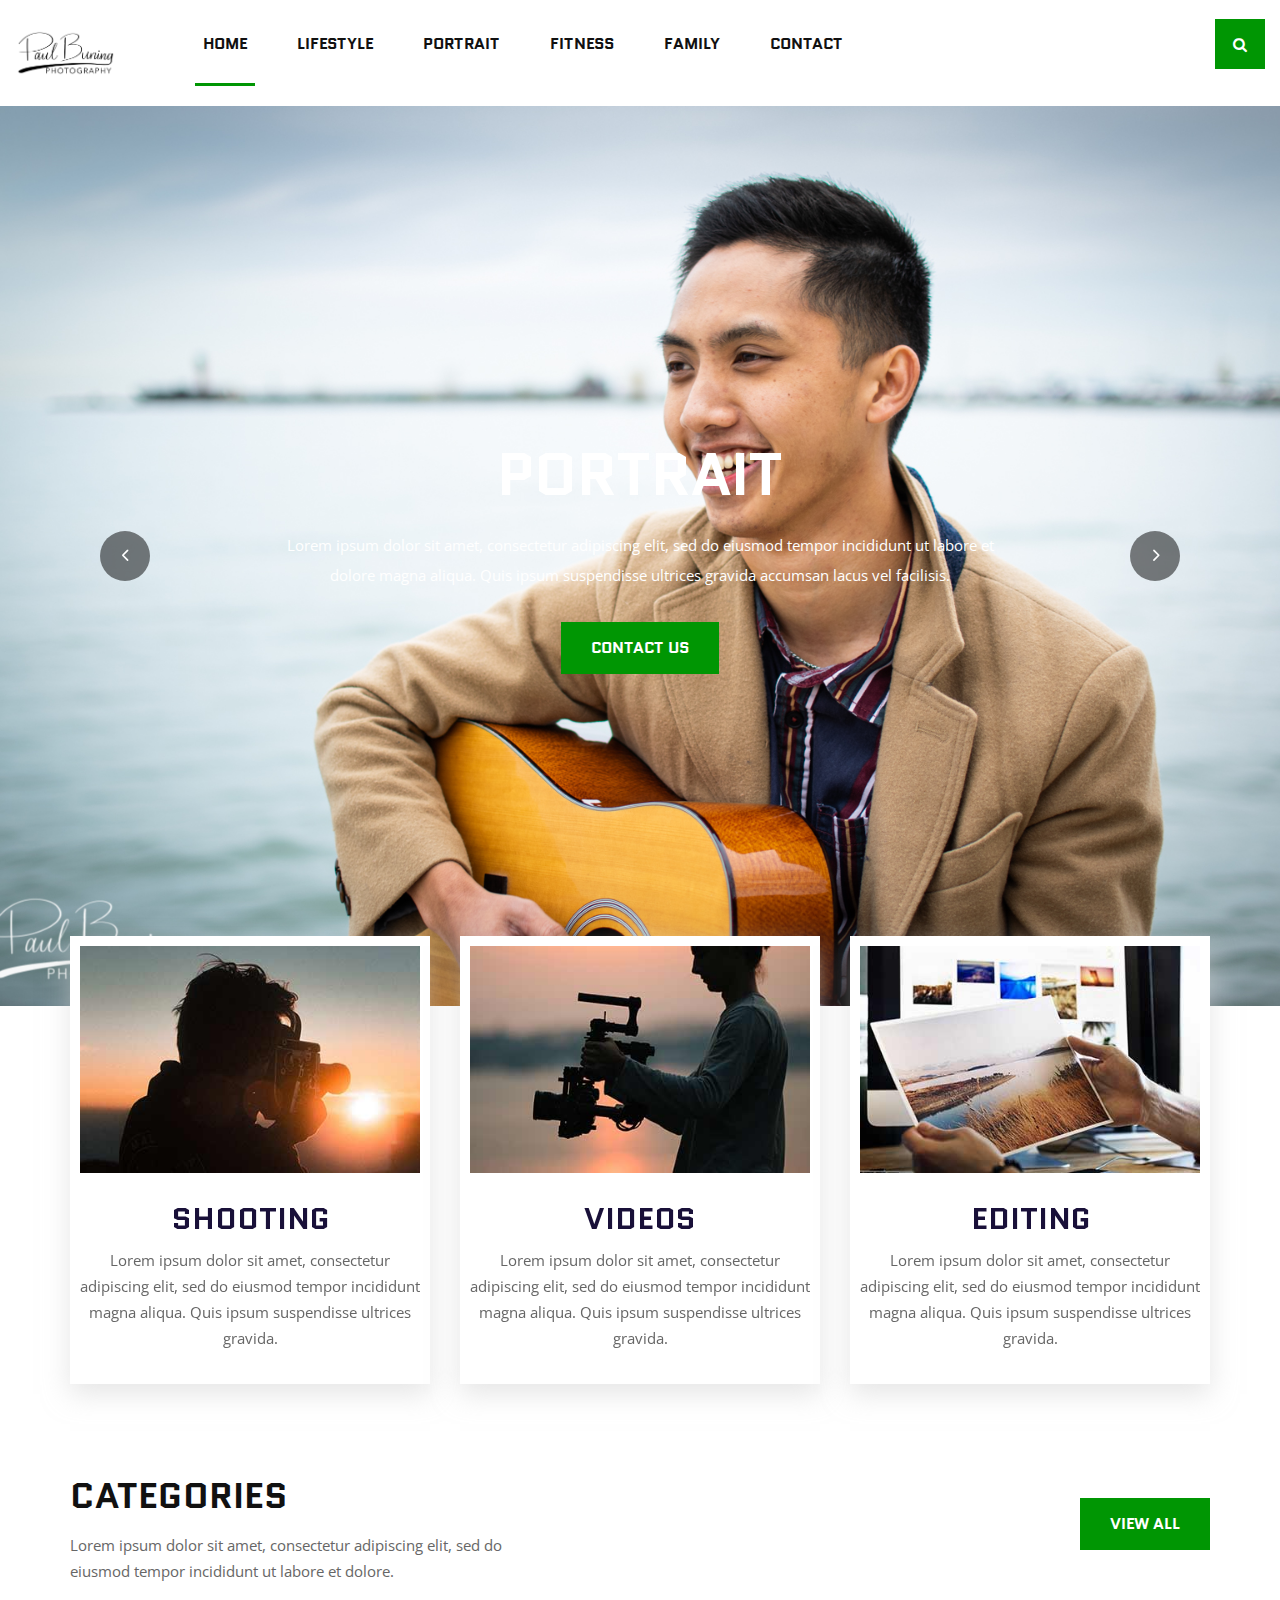
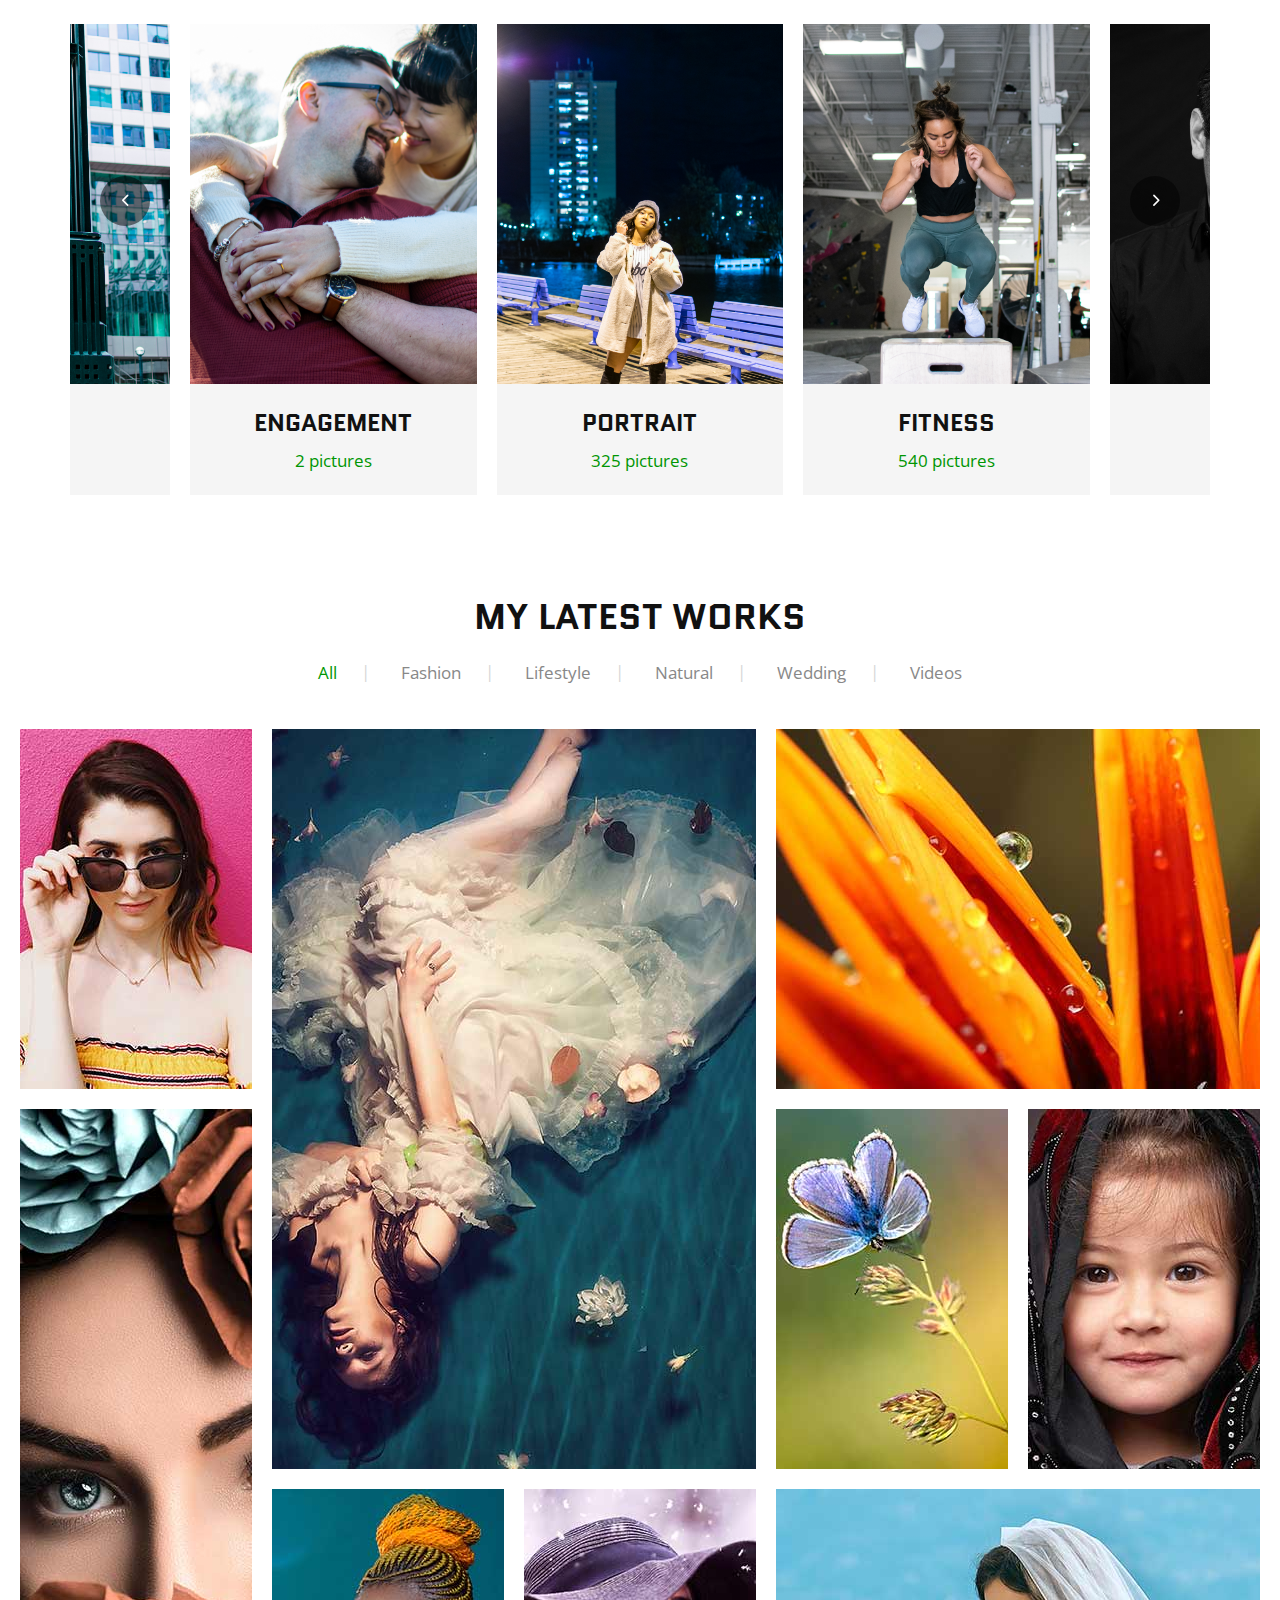
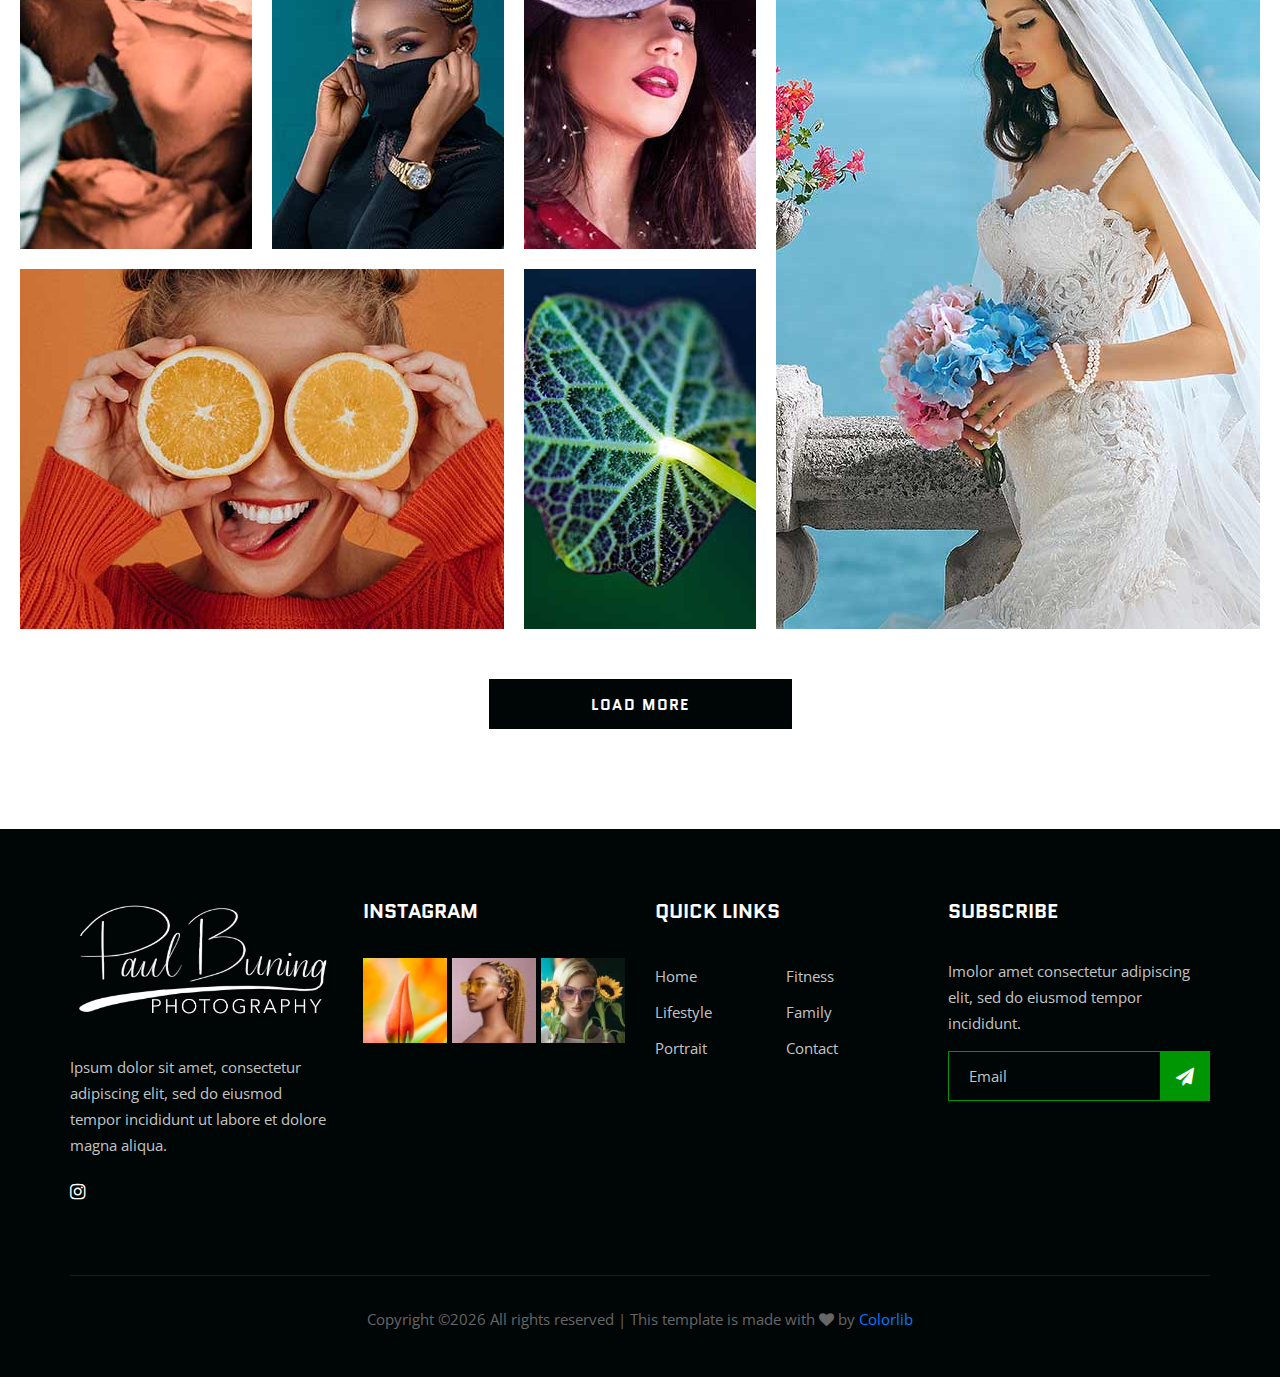
<file: index.html>
<!DOCTYPE html>
<html lang="zxx">

<head>
    <meta charset="UTF-8">
    <meta name="description" content="Phozogy Template">
    <meta name="keywords" content="Phozogy, unica, creative, html">
    <meta name="viewport" content="width=device-width, initial-scale=1.0">
    <meta http-equiv="X-UA-Compatible" content="ie=edge">
    <title>Paul Buning Photography</title>

    <!-- Google Font -->
    <link href="https://fonts.googleapis.com/css?family=Quantico:400,700&display=swap" rel="stylesheet">
    <link href="https://fonts.googleapis.com/css?family=Open+Sans:400,600,700&display=swap" rel="stylesheet">

    <!-- Css Styles -->
    <link rel="stylesheet" href="css/bootstrap.min.css" type="text/css">
    <link rel="stylesheet" href="css/font-awesome.min.css" type="text/css">
    <link rel="stylesheet" href="css/elegant-icons.css" type="text/css">
    <link rel="stylesheet" href="css/owl.carousel.min.css" type="text/css">
    <link rel="stylesheet" href="css/magnific-popup.css" type="text/css">
    <link rel="stylesheet" href="css/slicknav.min.css" type="text/css">
    <link rel="stylesheet" href="css/style.css" type="text/css">
</head>

<body>
    <!-- Page Preloder -->
    <div id="preloder">
        <div class="loader"></div>
    </div>

    <!-- Header Section Begin -->
    <header class="header-section">
        <div class="container-fluid">
            <div class="row">
                <div class="col-lg-12">
                    <div class="logo">
                        <a href="./index.html">
                            <img src="img/logoBlack.png" alt="" >
                        </a>
                    </div>
                    <nav class="nav-menu mobile-menu">
                        <ul>
                            <li class="active"><a href="./index.html">Home</a></li>
                            <li><a href="#">Lifestyle</a></li>
                            <li><a href="#">Portrait</a>
                                <ul class="dropdown">
                                    <li><a href="./gallery.html">Studio</a></li>
                                    <li><a href="./portfolio-details.html">Environmental</a></li>
                                </ul>
                            </li>
                            <li><a href="#">Fitness</a>
                                <ul class="dropdown">
                                    <li><a href="./gallery.html">Climbing</a></li>
                                    <li><a href="./portfolio-details.html">Exercise</a></li>
                                </ul>
                            </li>
                            <li><a href="#">Family</a>
                                <ul class="dropdown">
                                    <li><a href="./gallery.html">Couples</a></li>
                                    <li><a href="./portfolio-details.html">Engagement</a></li>
                                </ul>
                            </li>
                            <!--
                            <li><a href="./about.html">About</a></li>
                            <li><a href="./services.html">Services</a></li>
                            <li><a href="./pricing.html">Pricing</a></li>
                            <li><a href="./portfolio.html">Portfolio</a></li>
                            <li><a href="./blog.html">Blog</a></li>
                            <li><a href="#">Pages</a>
                                <ul class="dropdown">
                                    <li><a href="./gallery.html">Gallery</a></li>
                                    <li><a href="./portfolio-details.html">Portfolio Details</a></li>
                                    <li><a href="./blog-details.html">Blog Details</a></li>
                                </ul>
                            </li>-->
                            <li><a href="./contact.html">Contact</a></li>
                        </ul>
                    </nav>
                    <div class="top-search search-switch">
                        <i class="fa fa-search"></i>
                    </div>
                    <div id="mobile-menu-wrap"></div>
                </div>
            </div>
        </div>
    </header>
    <!-- Header End -->

    <!-- Hero Section Begin -->
    <section class="hero-section">
        <div class="hs-slider owl-carousel">
            <div class="hs-item set-bg" data-setbg="img/PortraitEnvironmental3.jpg">
                <div class="container">
                    <div class="row">
                        <div class="col-lg-12">
                            <div class="hs-text">
                                <h2>Portrait</h2>
                                <p>Lorem ipsum dolor sit amet, consectetur adipiscing elit, sed do eiusmod tempor
                                    incididunt ut labore et<br /> dolore magna aliqua. Quis ipsum suspendisse ultrices
                                    gravida accumsan lacus vel facilisis.</p>
                                <a href="#" class="primary-btn">Contact us</a>
                            </div>
                        </div>
                    </div>
                </div>
            </div>
            <div class="hs-item set-bg" data-setbg="img/Lifestyle2.jpg">
                <div class="container">
                    <div class="row">
                        <div class="col-lg-12">
                            <div class="hs-text">
                                <h2>Fitness</h2>
                                <p>Lorem ipsum dolor sit amet, consectetur adipiscing elit, sed do eiusmod tempor
                                    incididunt ut labore et<br /> dolore magna aliqua. Quis ipsum suspendisse ultrices
                                    gravida accumsan lacus vel facilisis.</p>
                                <a href="#" class="primary-btn">Contact us</a>
                            </div>
                        </div>
                    </div>
                </div>
            </div>
        </div>
    </section>
    <!-- Hero Section End -->

    <!-- Services Section Begin -->
    <section class="services-section spad">
        <div class="container">
            <div class="row">
                <div class="col-lg-4 col-md-6 col-sm-6">
                    <div class="services-item">
                        <img src="img/services/service-1.jpg" alt="">
                        <h3>Shooting</h3>
                        <p>Lorem ipsum dolor sit amet, consectetur adipiscing elit, sed do eiusmod tempor incididunt
                            magna aliqua. Quis ipsum suspendisse ultrices gravida.</p>
                    </div>
                </div>
                <div class="col-lg-4 col-md-6 col-sm-6">
                    <div class="services-item">
                        <img src="img/services/service-2.jpg" alt="">
                        <h3>Videos</h3>
                        <p>Lorem ipsum dolor sit amet, consectetur adipiscing elit, sed do eiusmod tempor incididunt
                            magna aliqua. Quis ipsum suspendisse ultrices gravida.</p>
                    </div>
                </div>
                <div class="col-lg-4 col-md-6 col-sm-6">
                    <div class="services-item">
                        <img src="img/services/service-3.jpg" alt="">
                        <h3>Editing</h3>
                        <p>Lorem ipsum dolor sit amet, consectetur adipiscing elit, sed do eiusmod tempor incididunt
                            magna aliqua. Quis ipsum suspendisse ultrices gravida.</p>
                    </div>
                </div>
            </div>
        </div>
    </section>
    <!-- Services Section End -->

    <!-- Categories Section Begin -->
    <section class="categories-section">
        <div class="container">
            <div class="row">
                <div class="col-lg-6 col-md-6">
                    <div class="section-title">
                        <h2>Categories</h2>
                        <p>Lorem ipsum dolor sit amet, consectetur adipiscing elit, sed do<br /> eiusmod tempor
                            incididunt ut labore et dolore.</p>
                    </div>
                </div>
                <div class="col-lg-6 col-md-6">
                    <div class="right-btn"><a href="#" class="primary-btn">VIew all</a></div>
                </div>
            </div>
            <div class="categories-slider owl-carousel">
                <div class="cs-item">
                    <div class="cs-pic set-bg" data-setbg="img/categories/CouplesEngagement1.jpg"></div>
                    <div class="cs-text">
                        <h4>Engagement</h4>
                        <span>2 pictures</span>
                    </div>
                </div>
                <div class="cs-item">
                    <div class="cs-pic set-bg" data-setbg="img/PortraitEnvironmental1.jpg"></div>
                    <div class="cs-text">
                        <h4>Portrait</h4>
                        <span>325 pictures</span>
                    </div>
                </div>
                <div class="cs-item">
                    <div class="cs-pic set-bg" data-setbg="img/FitnessExercise1.jpg"></div>
                    <div class="cs-text">
                        <h4>Fitness</h4>
                        <span>540 pictures</span>
                    </div>
                </div>
                <div class="cs-item">
                    <div class="cs-pic set-bg" data-setbg="img/PortraitStudio1.jpg"></div>
                    <div class="cs-text">
                        <h4>Studio</h4>
                        <span>120 pictures</span>
                    </div>
                </div>
                <div class="cs-item">
                    <div class="cs-pic set-bg" data-setbg="img/Lifestyle1.jpg"></div>
                    <div class="cs-text">
                        <h4>Lifestyle</h4>
                        <span>120 pictures</span>
                    </div>
                </div>
            </div>
        </div>
    </section>
    <!-- Categories Section End -->

    <!-- Portfolio Section Begin -->
    <section class="portfolio-section spad">
        <div class="container">
            <div class="row">
                <div class="col-lg-12">
                    <div class="section-title">
                        <h2>My latest works</h2>
                    </div>
                    <div class="filter-controls">
                        <ul>
                            <li class="active" data-filter="*">All</li>
                            <li data-filter=".fashion">Fashion</li>
                            <li data-filter=".lifestyle">Lifestyle</li>
                            <li data-filter=".natural">Natural</li>
                            <li data-filter=".wedding">Wedding</li>
                            <li data-filter=".videos">Videos</li>
                        </ul>
                    </div>
                </div>
            </div>
        </div>
        <div class="container-fluid">
            <div class="row">
                <div class="col-lg-12 p-0">
                    <div class="portfolio-filter">
                        <div class="pf-item set-bg fashion" data-setbg="img/portfolio/pf-1.jpg">
                            <a href="img/portfolio/pf-1.jpg" class="pf-icon image-popup"><span class="icon_plus"></span></a>
                            <div class="pf-text">
                                <h4>COLORS SPEAK</h4>
                                <span>Fashion</span>
                            </div>
                        </div>
                        <div class="pf-item large-width large-height set-bg lifestyle"
                            data-setbg="img/portfolio/pf-2.jpg">
                            <a href="img/portfolio/pf-2.jpg" class="pf-icon image-popup"><span class="icon_plus"></span></a>
                            <div class="pf-text">
                                <h4>COLORS SPEAK</h4>
                                <span>Fashion</span>
                            </div>
                        </div>
                        <div class="pf-item large-width set-bg natural" data-setbg="img/portfolio/pf-3.jpg">
                            <a href="img/portfolio/pf-3.jpg" class="pf-icon image-popup"><span class="icon_plus"></span></a>
                            <div class="pf-text">
                                <h4>COLORS SPEAK</h4>
                                <span>Fashion</span>
                            </div>
                        </div>
                        <div class="pf-item large-height set-bg wedding" data-setbg="img/portfolio/pf-4.jpg">
                            <a href="img/portfolio/pf-4.jpg" class="pf-icon image-popup"><span class="icon_plus"></span></a>
                            <div class="pf-text">
                                <h4>COLORS SPEAK</h4>
                                <span>Fashion</span>
                            </div>
                        </div>
                        <div class="pf-item set-bg lifestyle" data-setbg="img/portfolio/pf-7.jpg">
                            <a href="img/portfolio/pf-7.jpg" class="pf-icon image-popup"><span class="icon_plus"></span></a>
                            <div class="pf-text">
                                <h4>COLORS SPEAK</h4>
                                <span>Fashion</span>
                            </div>
                        </div>
                        <div class="pf-item set-bg natural" data-setbg="img/portfolio/pf-8.jpg">
                            <a href="img/portfolio/pf-8.jpg" class="pf-icon image-popup"><span class="icon_plus"></span></a>
                            <div class="pf-text">
                                <h4>COLORS SPEAK</h4>
                                <span>Fashion</span>
                            </div>
                        </div>
                        <div class="pf-item set-bg videos" data-setbg="img/portfolio/pf-5.jpg">
                            <a href="img/portfolio/pf-5.jpg" class="pf-icon image-popup"><span class="icon_plus"></span></a>
                            <div class="pf-text">
                                <h4>COLORS SPEAK</h4>
                                <span>Fashion</span>
                            </div>
                        </div>
                        <div class="pf-item set-bg fashion" data-setbg="img/portfolio/pf-6.jpg">
                            <a href="img/portfolio/pf-6.jpg" class="pf-icon image-popup"><span class="icon_plus"></span></a>
                            <div class="pf-text">
                                <h4>COLORS SPEAK</h4>
                                <span>Fashion</span>
                            </div>
                        </div>
                        <div class="pf-item large-width set-bg videos" data-setbg="img/portfolio/pf-10.jpg">
                            <a href="img/portfolio/pf-10.jpg" class="pf-icon image-popup"><span class="icon_plus"></span></a>
                            <div class="pf-text">
                                <h4>COLORS SPEAK</h4>
                                <span>Fashion</span>
                            </div>
                        </div>
                        <div class="pf-item set-bg fashion" data-setbg="img/portfolio/pf-11.jpg">
                            <a href="img/portfolio/pf-11.jpg" class="pf-icon image-popup"><span class="icon_plus"></span></a>
                            <div class="pf-text">
                                <h4>COLORS SPEAK</h4>
                                <span>Fashion</span>
                            </div>
                        </div>
                        <div class="pf-item large-width large-height set-bg wedding"
                            data-setbg="img/portfolio/pf-9.jpg">
                            <a href="img/portfolio/pf-9.jpg" class="pf-icon image-popup"><span class="icon_plus"></span></a>
                            <div class="pf-text">
                                <h4>COLORS SPEAK</h4>
                                <span>Fashion</span>
                            </div>
                        </div>
                    </div>
                </div>
            </div>
        </div>
        <div class="load-more-btn">
            <a href="#">Load More</a>
        </div>
    </section>
    <!-- Portfolio Section End -->

    <!-- Footer Section Begin -->
    <footer class="footer-section">
        <div class="container">
            <div class="row">
                <div class="col-lg-3 col-md-6 col-sm-6">
                    <div class="fs-about">
                        <div class="fa-logo">
                            <a href="#">
                                <img src="img/logoWhite.png" alt="">
                            </a>
                        </div>
                        <p>Ipsum dolor sit amet, consectetur adipiscing elit, sed do eiusmod tempor incididunt ut labore
                            et dolore magna aliqua.</p>
                        <div class="fa-social">
                            <a href="#"><i class="fa fa-instagram"></i></a>
                        </div>
                    </div>
                </div>
                <div class="col-lg-3 col-md-6 col-sm-6">
                    <div class="fs-widget">
                        <h5>Instagram</h5>
                        <div class="fw-instagram">
                            <img src="img/instagram/insta-1.jpg" alt="">
                            <img src="img/instagram/insta-2.jpg" alt="">
                            <img src="img/instagram/insta-3.jpg" alt="">
                        </div>
                    </div>
                </div>
                <div class="col-lg-3 col-md-6 col-sm-6">
                    <div class="fs-widget">
                        <h5>Quick links</h5>
                        <ul>
                            <li><a href="#">Home</a></li>
                            <li><a href="#">Lifestyle</a></li>
                            <li><a href="#">Portrait</a></li>
                        </ul>
                        <ul>
                            <li><a href="#">Fitness</a></li>
                            <li><a href="#">Family</a></li>
                            <li><a href="#">Contact</a></li>
                        </ul>
                    </div>
                </div>
                <div class="col-lg-3 col-md-6 col-sm-6">
                    <div class="fs-widget">
                        <h5>Subscribe</h5>
                        <p>Imolor amet consectetur adipiscing elit, sed do eiusmod tempor incididunt.</p>
                        <div class="fw-subscribe">
                            <form action="#">
                                <input type="text" placeholder="Email">
                                <button type="submit"><i class="fa fa-send"></i></button>
                            </form>
                        </div>
                    </div>
                </div>
                <div class="col-lg-12">
                    <div class="copyright-text">
                        <p><!-- Link back to Colorlib can't be removed. Template is licensed under CC BY 3.0. -->
  Copyright &copy;<script>document.write(new Date().getFullYear());</script> All rights reserved | This template is made with <i class="fa fa-heart" aria-hidden="true"></i> by <a href="https://colorlib.com" target="_blank">Colorlib</a>
  <!-- Link back to Colorlib can't be removed. Template is licensed under CC BY 3.0. --></p>
                    </div>
                </div>
            </div>
        </div>
    </footer>
    <!-- Footer Section End -->

    <!-- Search model Begin -->
    <div class="search-model">
        <div class="h-100 d-flex align-items-center justify-content-center">
            <div class="search-close-switch">+</div>
            <form class="search-model-form">
                <input type="text" id="search-input" placeholder="Search here.....">
            </form>
        </div>
    </div>
    <!-- Search model end -->

    <!-- Js Plugins -->
    <script src="js/jquery-3.3.1.min.js"></script>
    <script src="js/bootstrap.min.js"></script>
    <script src="js/jquery.magnific-popup.min.js"></script>
    <script src="js/isotope.pkgd.min.js"></script>
    <script src="js/masonry.pkgd.min.js"></script>
    <script src="js/jquery.slicknav.js"></script>
    <script src="js/owl.carousel.min.js"></script>
    <script src="js/main.js"></script>
</body>

</html>
</file>
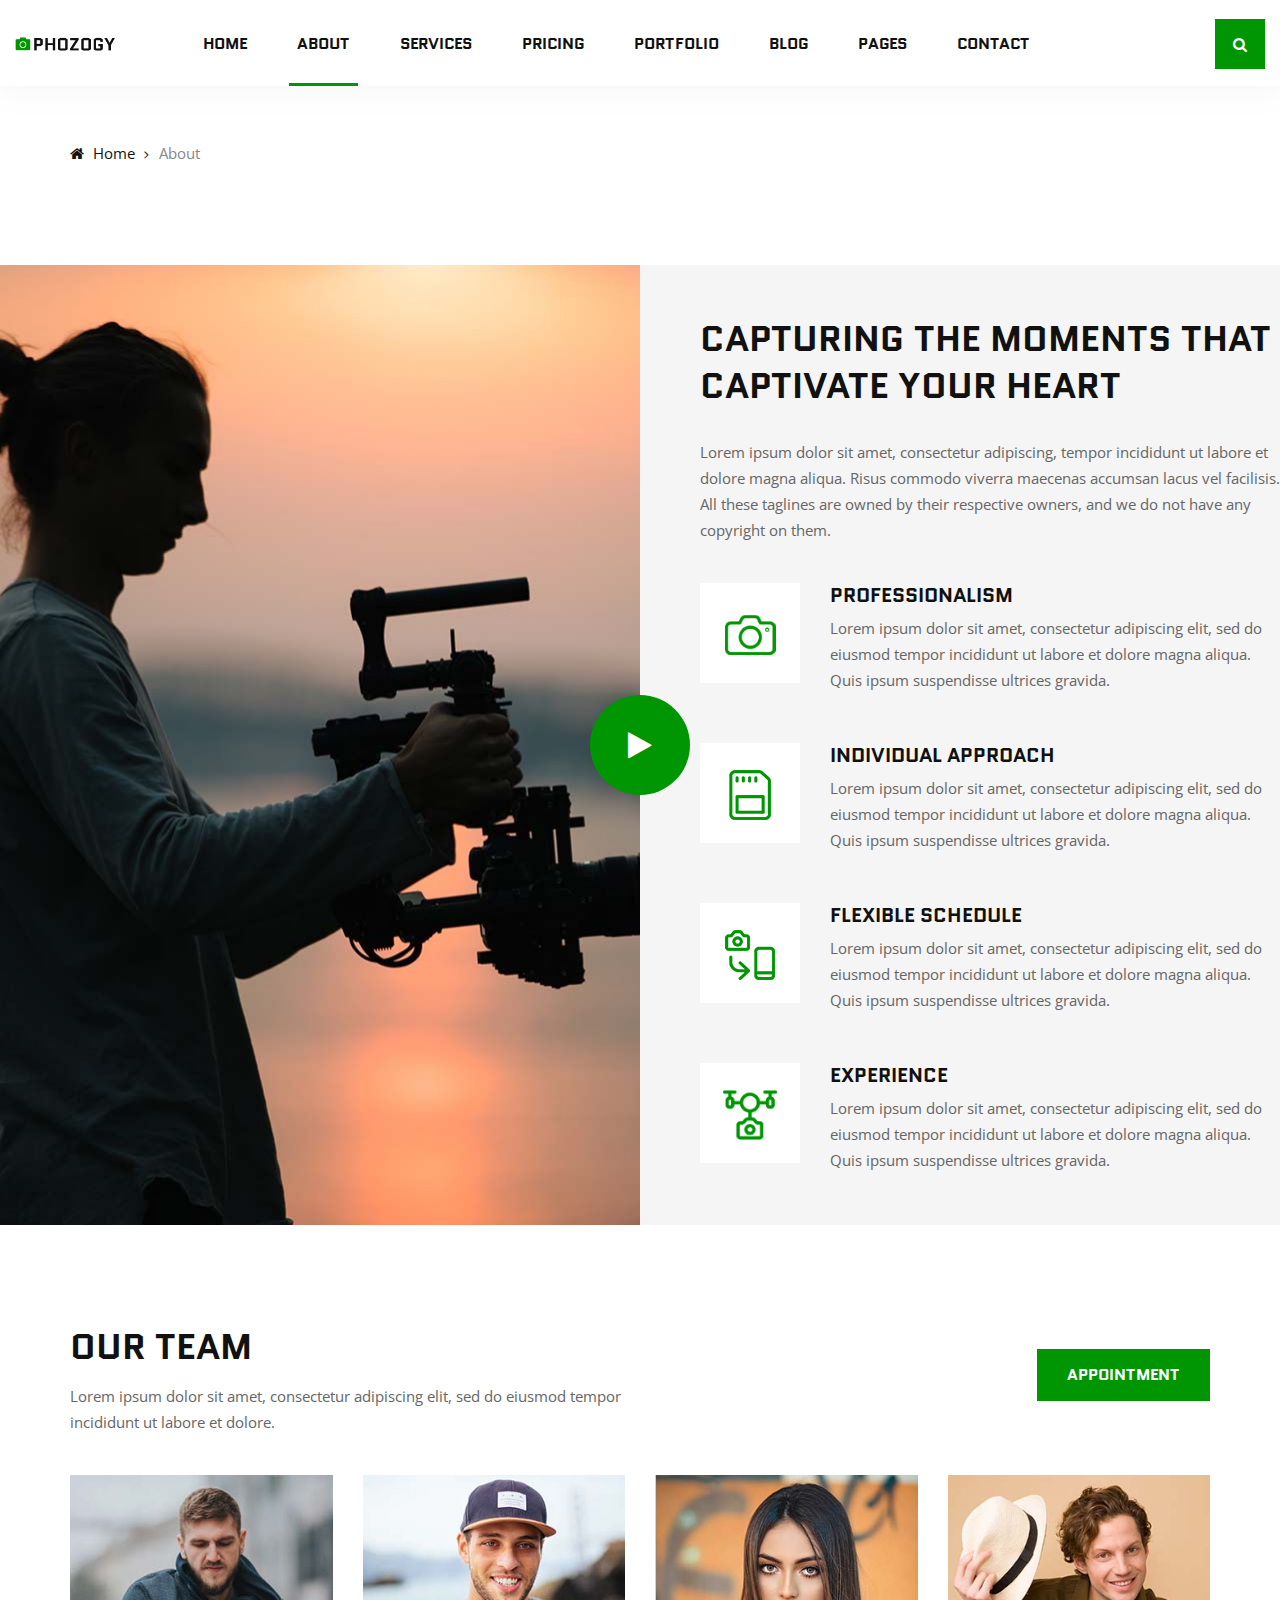
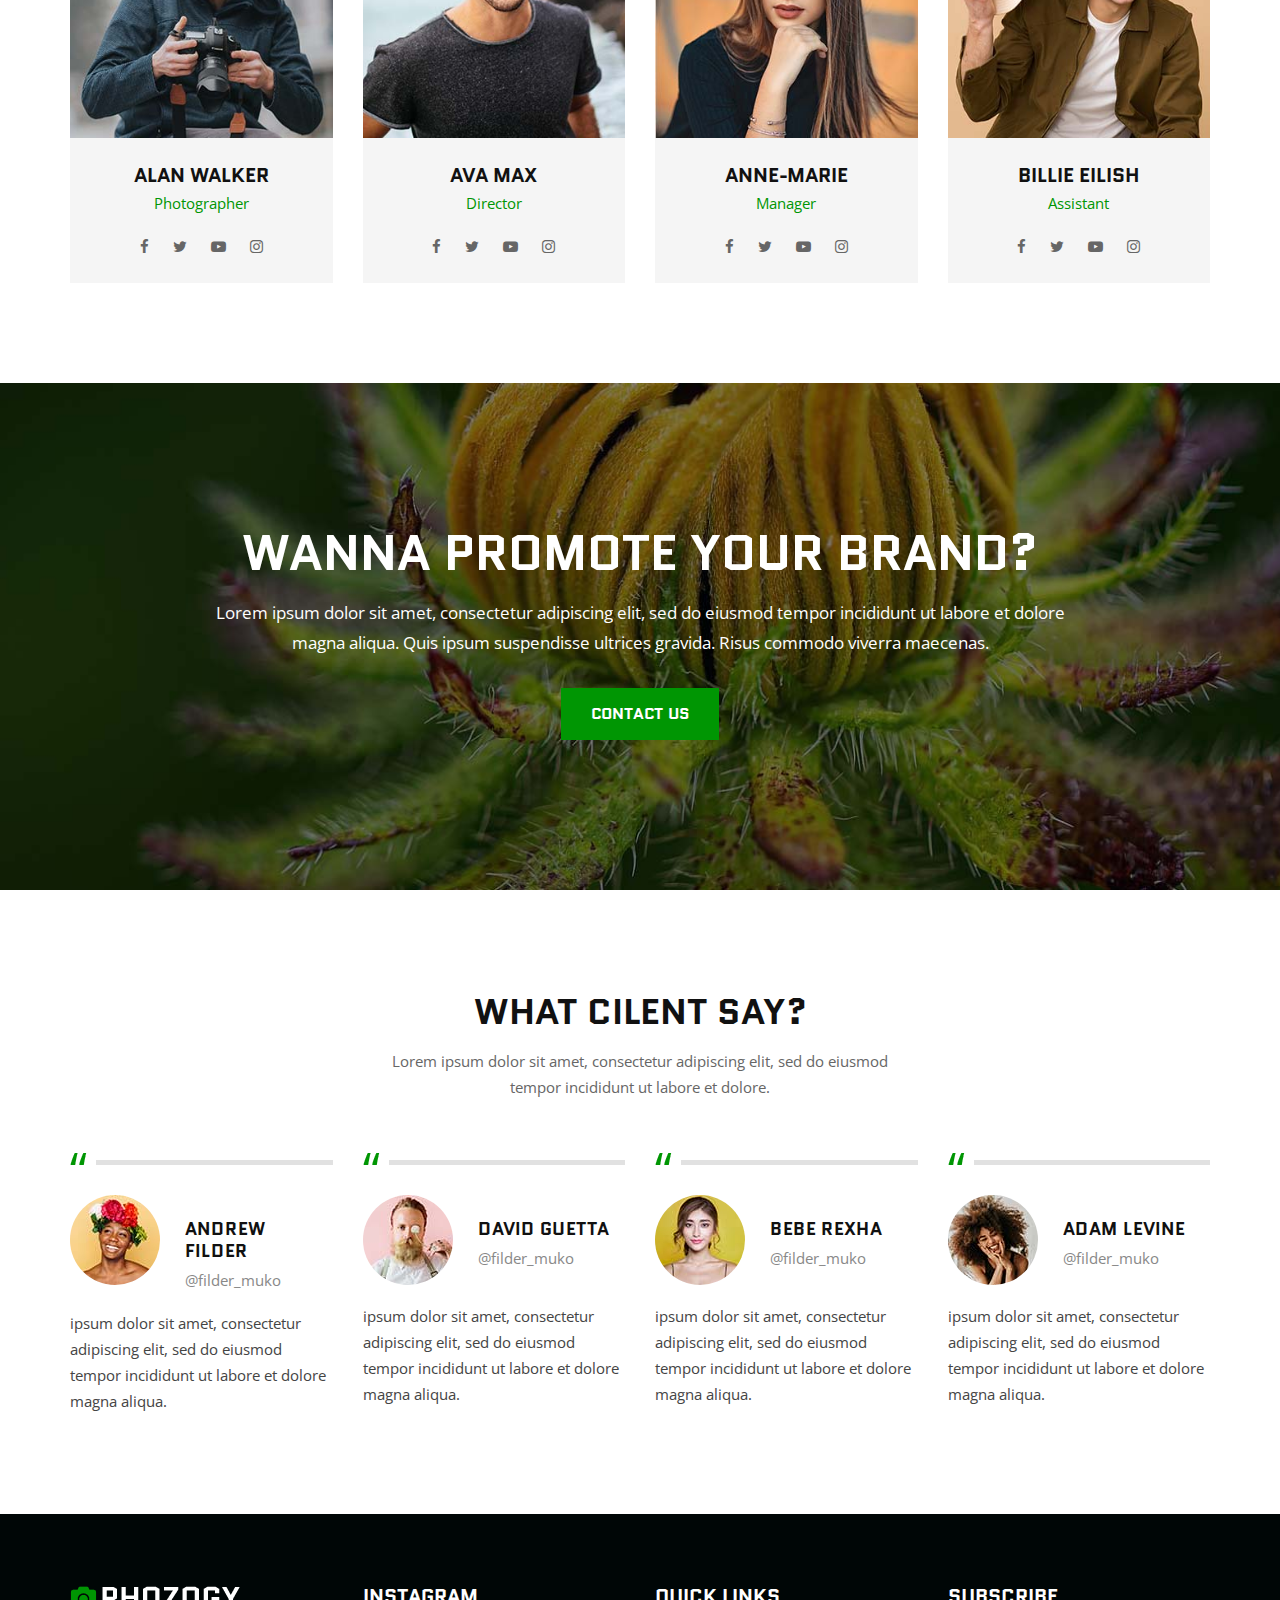
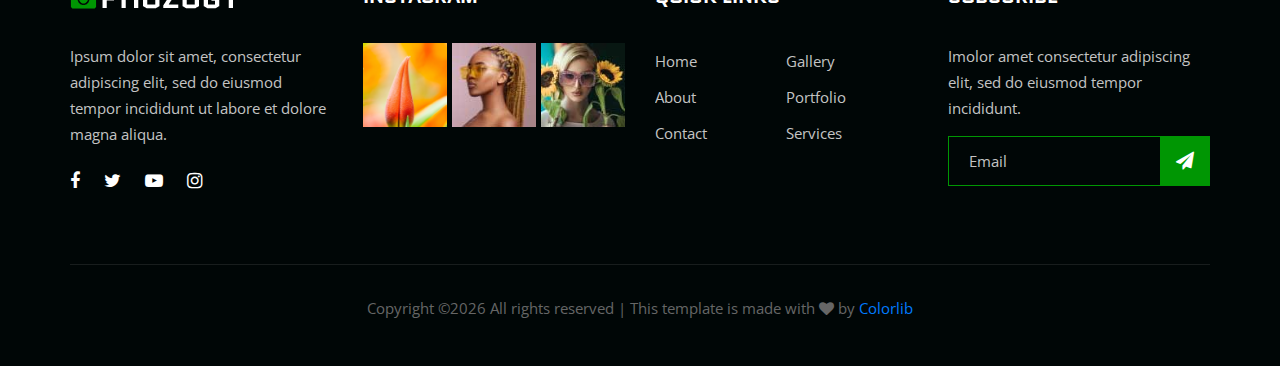
<file: about.html>
<!DOCTYPE html>
<html lang="zxx">

<head>
    <meta charset="UTF-8">
    <meta name="description" content="Phozogy Template">
    <meta name="keywords" content="Phozogy, unica, creative, html">
    <meta name="viewport" content="width=device-width, initial-scale=1.0">
    <meta http-equiv="X-UA-Compatible" content="ie=edge">
    <title>Phozogy | Template</title>

    <!-- Google Font -->
    <link href="https://fonts.googleapis.com/css?family=Quantico:400,700&display=swap" rel="stylesheet">
    <link href="https://fonts.googleapis.com/css?family=Open+Sans:400,600,700&display=swap" rel="stylesheet">

    <!-- Css Styles -->
    <link rel="stylesheet" href="css/bootstrap.min.css" type="text/css">
    <link rel="stylesheet" href="css/font-awesome.min.css" type="text/css">
    <link rel="stylesheet" href="css/elegant-icons.css" type="text/css">
    <link rel="stylesheet" href="css/owl.carousel.min.css" type="text/css">
    <link rel="stylesheet" href="css/magnific-popup.css" type="text/css">
    <link rel="stylesheet" href="css/slicknav.min.css" type="text/css">
    <link rel="stylesheet" href="css/style.css" type="text/css">
</head>

<body>
    <!-- Page Preloder -->
    <div id="preloder">
        <div class="loader"></div>
    </div>

    <!-- Header Section Begin -->
    <header class="header-section header-normal">
        <div class="container-fluid">
            <div class="row">
                <div class="col-lg-12">
                    <div class="logo">
                        <a href="./index.html">
                            <img src="img/logo.png" alt="">
                        </a>
                    </div>
                    <nav class="nav-menu mobile-menu">
                        <ul>
                            <li><a href="./index.html">Home</a></li>
                            <li class="active"><a href="./about.html">About</a></li>
                            <li><a href="./services.html">Services</a></li>
                            <li><a href="./pricing.html">Pricing</a></li>
                            <li><a href="./portfolio.html">Portfolio</a></li>
                            <li><a href="./blog.html">Blog</a></li>
                            <li><a href="#">Pages</a>
                                <ul class="dropdown">
                                    <li><a href="./gallery.html">Gallery</a></li>
                                    <li><a href="./portfolio-details.html">Portfolio Details</a></li>
                                    <li><a href="./blog-details.html">Blog Details</a></li>
                                </ul>
                            </li>
                            <li><a href="./contact.html">Contact</a></li>
                        </ul>
                    </nav>
                    <div class="top-search search-switch">
                        <i class="fa fa-search"></i>
                    </div>
                    <div id="mobile-menu-wrap"></div>
                </div>
            </div>
        </div>
    </header>
    <!-- Header End -->

    <!-- Breadcrumb Begin -->
    <div class="breadcrumb-option spad">
        <div class="container">
            <div class="row">
                <div class="col-lg-12">
                    <div class="bo-links">
                        <a href="./index.html"><i class="fa fa-home"></i> Home</a>
                        <span>About</span>
                    </div>
                </div>
            </div>
        </div>
    </div>
    <!-- Breadcrumb End -->

    <!-- About Section Begin -->
    <section class="about-section">
        <div class="container-fluid">
            <div class="row">
                <div class="col-lg-6 p-0">
                    <div class="about-pic set-bg" data-setbg="img/about/about-pic.jpg">
                        <a href="https://www.youtube.com/watch?v=hxADTEJalRw&list=WL&index=49&t=0s" class="play-btn video-popup"><i class="fa fa-play"></i></a>
                    </div>
                </div>
                <div class="col-lg-6 p-0">
                    <div class="about-text">
                        <div class="section-title">
                            <h2>Capturing the moments that captivate your heart</h2>
                            <p>Lorem ipsum dolor sit amet, consectetur adipiscing, tempor incididunt ut labore et dolore
                                magna aliqua. Risus commodo viverra maecenas accumsan lacus vel facilisis. All these
                                taglines are owned by their respective owners, and we do not have any copyright on them.
                            </p>
                        </div>
                        <div class="at-list">
                            <div class="al-item">
                                <div class="al-pic">
                                    <img src="img/about/list-1.png" alt="">
                                </div>
                                <div class="al-text">
                                    <h5>Professionalism</h5>
                                    <p>Lorem ipsum dolor sit amet, consectetur adipiscing elit, sed do eiusmod tempor
                                        incididunt ut labore et dolore magna aliqua. Quis ipsum suspendisse ultrices
                                        gravida.</p>
                                </div>
                            </div>
                            <div class="al-item">
                                <div class="al-pic">
                                    <img src="img/about/list-2.png" alt="">
                                </div>
                                <div class="al-text">
                                    <h5>Individual approach</h5>
                                    <p>Lorem ipsum dolor sit amet, consectetur adipiscing elit, sed do eiusmod tempor
                                        incididunt ut labore et dolore magna aliqua. Quis ipsum suspendisse ultrices
                                        gravida.</p>
                                </div>
                            </div>
                            <div class="al-item">
                                <div class="al-pic">
                                    <img src="img/about/list-3.png" alt="">
                                </div>
                                <div class="al-text">
                                    <h5>Flexible Schedule</h5>
                                    <p>Lorem ipsum dolor sit amet, consectetur adipiscing elit, sed do eiusmod tempor
                                        incididunt ut labore et dolore magna aliqua. Quis ipsum suspendisse ultrices
                                        gravida.</p>
                                </div>
                            </div>
                            <div class="al-item">
                                <div class="al-pic">
                                    <img src="img/about/list-4.png" alt="">
                                </div>
                                <div class="al-text">
                                    <h5>Experience</h5>
                                    <p>Lorem ipsum dolor sit amet, consectetur adipiscing elit, sed do eiusmod tempor
                                        incididunt ut labore et dolore magna aliqua. Quis ipsum suspendisse ultrices
                                        gravida.</p>
                                </div>
                            </div>
                        </div>
                    </div>
                </div>
            </div>
        </div>
    </section>
    <!-- About Section End -->

    <!-- Team Section Begin -->
    <section class="team-section spad">
        <div class="container">
            <div class="row">
                <div class="col-lg-6 col-md-6">
                    <div class="section-title">
                        <h2>Our team</h2>
                        <p>Lorem ipsum dolor sit amet, consectetur adipiscing elit, sed do eiusmod tempor incididunt ut
                            labore et dolore.</p>
                    </div>
                </div>
                <div class="col-lg-6 col-md-6">
                    <div class="right-btn">
                        <a href="#" class="primary-btn">Appointment</a>
                    </div>
                </div>
            </div>
            <div class="row">
                <div class="col-lg-3 col-md-6 col-sm-6">
                    <div class="team-item">
                        <img src="img/team/team-1.jpg" alt="">
                        <div class="ti-text">
                            <h5>Alan walker</h5>
                            <span>Photographer</span>
                            <div class="ti-social">
                                <a href="#"><i class="fa fa-facebook"></i></a>
                                <a href="#"><i class="fa fa-twitter"></i></a>
                                <a href="#"><i class="fa fa-youtube-play"></i></a>
                                <a href="#"><i class="fa fa-instagram"></i></a>
                            </div>
                        </div>
                    </div>
                </div>
                <div class="col-lg-3 col-md-6 col-sm-6">
                    <div class="team-item">
                        <img src="img/team/team-2.jpg" alt="">
                        <div class="ti-text">
                            <h5>Ava Max</h5>
                            <span>Director</span>
                            <div class="ti-social">
                                <a href="#"><i class="fa fa-facebook"></i></a>
                                <a href="#"><i class="fa fa-twitter"></i></a>
                                <a href="#"><i class="fa fa-youtube-play"></i></a>
                                <a href="#"><i class="fa fa-instagram"></i></a>
                            </div>
                        </div>
                    </div>
                </div>
                <div class="col-lg-3 col-md-6 col-sm-6">
                    <div class="team-item">
                        <img src="img/team/team-3.jpg" alt="">
                        <div class="ti-text">
                            <h5>Anne-Marie</h5>
                            <span>Manager</span>
                            <div class="ti-social">
                                <a href="#"><i class="fa fa-facebook"></i></a>
                                <a href="#"><i class="fa fa-twitter"></i></a>
                                <a href="#"><i class="fa fa-youtube-play"></i></a>
                                <a href="#"><i class="fa fa-instagram"></i></a>
                            </div>
                        </div>
                    </div>
                </div>
                <div class="col-lg-3 col-md-6 col-sm-6">
                    <div class="team-item">
                        <img src="img/team/team-4.jpg" alt="">
                        <div class="ti-text">
                            <h5>Billie Eilish</h5>
                            <span>Assistant</span>
                            <div class="ti-social">
                                <a href="#"><i class="fa fa-facebook"></i></a>
                                <a href="#"><i class="fa fa-twitter"></i></a>
                                <a href="#"><i class="fa fa-youtube-play"></i></a>
                                <a href="#"><i class="fa fa-instagram"></i></a>
                            </div>
                        </div>
                    </div>
                </div>
            </div>
        </div>
    </section>
    <!-- Team Section End -->

    <!-- Cta Section Begin -->
    <section class="cta-section spad set-bg" data-setbg="img/cta-bg.jpg">
        <div class="container">
            <div class="row">
                <div class="col-lg-12">
                    <div class="cta-text">
                        <h2>Wanna promote your brand?</h2>
                        <p>Lorem ipsum dolor sit amet, consectetur adipiscing elit, sed do eiusmod tempor incididunt ut
                            labore et dolore<br /> magna aliqua. Quis ipsum suspendisse ultrices gravida. Risus commodo
                            viverra maecenas.</p>
                        <a href="#" class="primary-btn">Contact us</a>
                    </div>
                </div>
            </div>
        </div>
    </section>
    <!-- Cta Section End -->

    <!-- Testimoial Section Begin -->
    <section class="testimonial-section spad">
        <div class="container">
            <div class="row">
                <div class="col-lg-12">
                    <div class="section-title">
                        <h2>What cilent say?</h2>
                        <p>Lorem ipsum dolor sit amet, consectetur adipiscing elit, sed do eiusmod<br /> tempor
                            incididunt ut labore et dolore.</p>
                    </div>
                </div>
            </div>
            <div class="row">
                <div class="col-lg-3 col-md-6 col-sm-6">
                    <div class="testimonial-item">
                        <div class="ti-author">
                            <div class="ta-pic">
                                <img src="img/testimonial/ta-1.jpg" alt="">
                            </div>
                            <div class="ta-text">
                                <h5>ANDREW FILDER</h5>
                                <span>@filder_muko</span>
                            </div>
                        </div>
                        <p>ipsum dolor sit amet, consectetur adipiscing elit, sed do eiusmod tempor incididunt ut labore
                            et dolore magna aliqua.</p>
                    </div>
                </div>
                <div class="col-lg-3 col-md-6 col-sm-6">
                    <div class="testimonial-item">
                        <div class="ti-author">
                            <div class="ta-pic">
                                <img src="img/testimonial/ta-2.jpg" alt="">
                            </div>
                            <div class="ta-text">
                                <h5>David Guetta</h5>
                                <span>@filder_muko</span>
                            </div>
                        </div>
                        <p>ipsum dolor sit amet, consectetur adipiscing elit, sed do eiusmod tempor incididunt ut labore
                            et dolore magna aliqua.</p>
                    </div>
                </div>
                <div class="col-lg-3 col-md-6 col-sm-6">
                    <div class="testimonial-item">
                        <div class="ti-author">
                            <div class="ta-pic">
                                <img src="img/testimonial/ta-3.jpg" alt="">
                            </div>
                            <div class="ta-text">
                                <h5>Bebe Rexha</h5>
                                <span>@filder_muko</span>
                            </div>
                        </div>
                        <p>ipsum dolor sit amet, consectetur adipiscing elit, sed do eiusmod tempor incididunt ut labore
                            et dolore magna aliqua.</p>
                    </div>
                </div>
                <div class="col-lg-3 col-md-6 col-sm-6">
                    <div class="testimonial-item">
                        <div class="ti-author">
                            <div class="ta-pic">
                                <img src="img/testimonial/ta-4.jpg" alt="">
                            </div>
                            <div class="ta-text">
                                <h5>Adam Levine</h5>
                                <span>@filder_muko</span>
                            </div>
                        </div>
                        <p>ipsum dolor sit amet, consectetur adipiscing elit, sed do eiusmod tempor incididunt ut labore
                            et dolore magna aliqua.</p>
                    </div>
                </div>
            </div>
        </div>
    </section>
    <!-- Testimonial Section End -->

    <!-- Footer Section Begin -->
    <footer class="footer-section">
        <div class="container">
            <div class="row">
                <div class="col-lg-3 col-md-6 col-sm-6">
                    <div class="fs-about">
                        <div class="fa-logo">
                            <a href="#">
                                <img src="img/f-logo.png" alt="">
                            </a>
                        </div>
                        <p>Ipsum dolor sit amet, consectetur adipiscing elit, sed do eiusmod tempor incididunt ut labore
                            et dolore magna aliqua.</p>
                        <div class="fa-social">
                            <a href="#"><i class="fa fa-facebook"></i></a>
                            <a href="#"><i class="fa fa-twitter"></i></a>
                            <a href="#"><i class="fa fa-youtube-play"></i></a>
                            <a href="#"><i class="fa fa-instagram"></i></a>
                        </div>
                    </div>
                </div>
                <div class="col-lg-3 col-md-6 col-sm-6">
                    <div class="fs-widget">
                        <h5>Instagram</h5>
                        <div class="fw-instagram">
                            <img src="img/instagram/insta-1.jpg" alt="">
                            <img src="img/instagram/insta-2.jpg" alt="">
                            <img src="img/instagram/insta-3.jpg" alt="">
                        </div>
                    </div>
                </div>
                <div class="col-lg-3 col-md-6 col-sm-6">
                    <div class="fs-widget">
                        <h5>Quick links</h5>
                        <ul>
                            <li><a href="#">Home</a></li>
                            <li><a href="#">About</a></li>
                            <li><a href="#">Contact</a></li>
                        </ul>
                        <ul>
                            <li><a href="#">Gallery</a></li>
                            <li><a href="#">Portfolio</a></li>
                            <li><a href="#">Services</a></li>
                        </ul>
                    </div>
                </div>
                <div class="col-lg-3 col-md-6 col-sm-6">
                    <div class="fs-widget">
                        <h5>Subscribe</h5>
                        <p>Imolor amet consectetur adipiscing elit, sed do eiusmod tempor incididunt.</p>
                        <div class="fw-subscribe">
                            <form action="#">
                                <input type="text" placeholder="Email">
                                <button type="submit"><i class="fa fa-send"></i></button>
                            </form>
                        </div>
                    </div>
                </div>
                <div class="col-lg-12">
                    <div class="copyright-text">
                        <p><!-- Link back to Colorlib can't be removed. Template is licensed under CC BY 3.0. -->
  Copyright &copy;<script>document.write(new Date().getFullYear());</script> All rights reserved | This template is made with <i class="fa fa-heart" aria-hidden="true"></i> by <a href="https://colorlib.com" target="_blank">Colorlib</a>
  <!-- Link back to Colorlib can't be removed. Template is licensed under CC BY 3.0. --></p>
                    </div>
                </div>
            </div>
        </div>
    </footer>
    <!-- Footer Section End -->

    <!-- Search model Begin -->
    <div class="search-model">
        <div class="h-100 d-flex align-items-center justify-content-center">
            <div class="search-close-switch">+</div>
            <form class="search-model-form">
                <input type="text" id="search-input" placeholder="Search here.....">
            </form>
        </div>
    </div>
    <!-- Search model end -->

    <!-- Js Plugins -->
    <script src="js/jquery-3.3.1.min.js"></script>
    <script src="js/bootstrap.min.js"></script>
    <script src="js/jquery.magnific-popup.min.js"></script>
    <script src="js/isotope.pkgd.min.js"></script>
    <script src="js/masonry.pkgd.min.js"></script>
    <script src="js/jquery.slicknav.js"></script>
    <script src="js/owl.carousel.min.js"></script>
    <script src="js/main.js"></script>
</body>

</html>
</file>
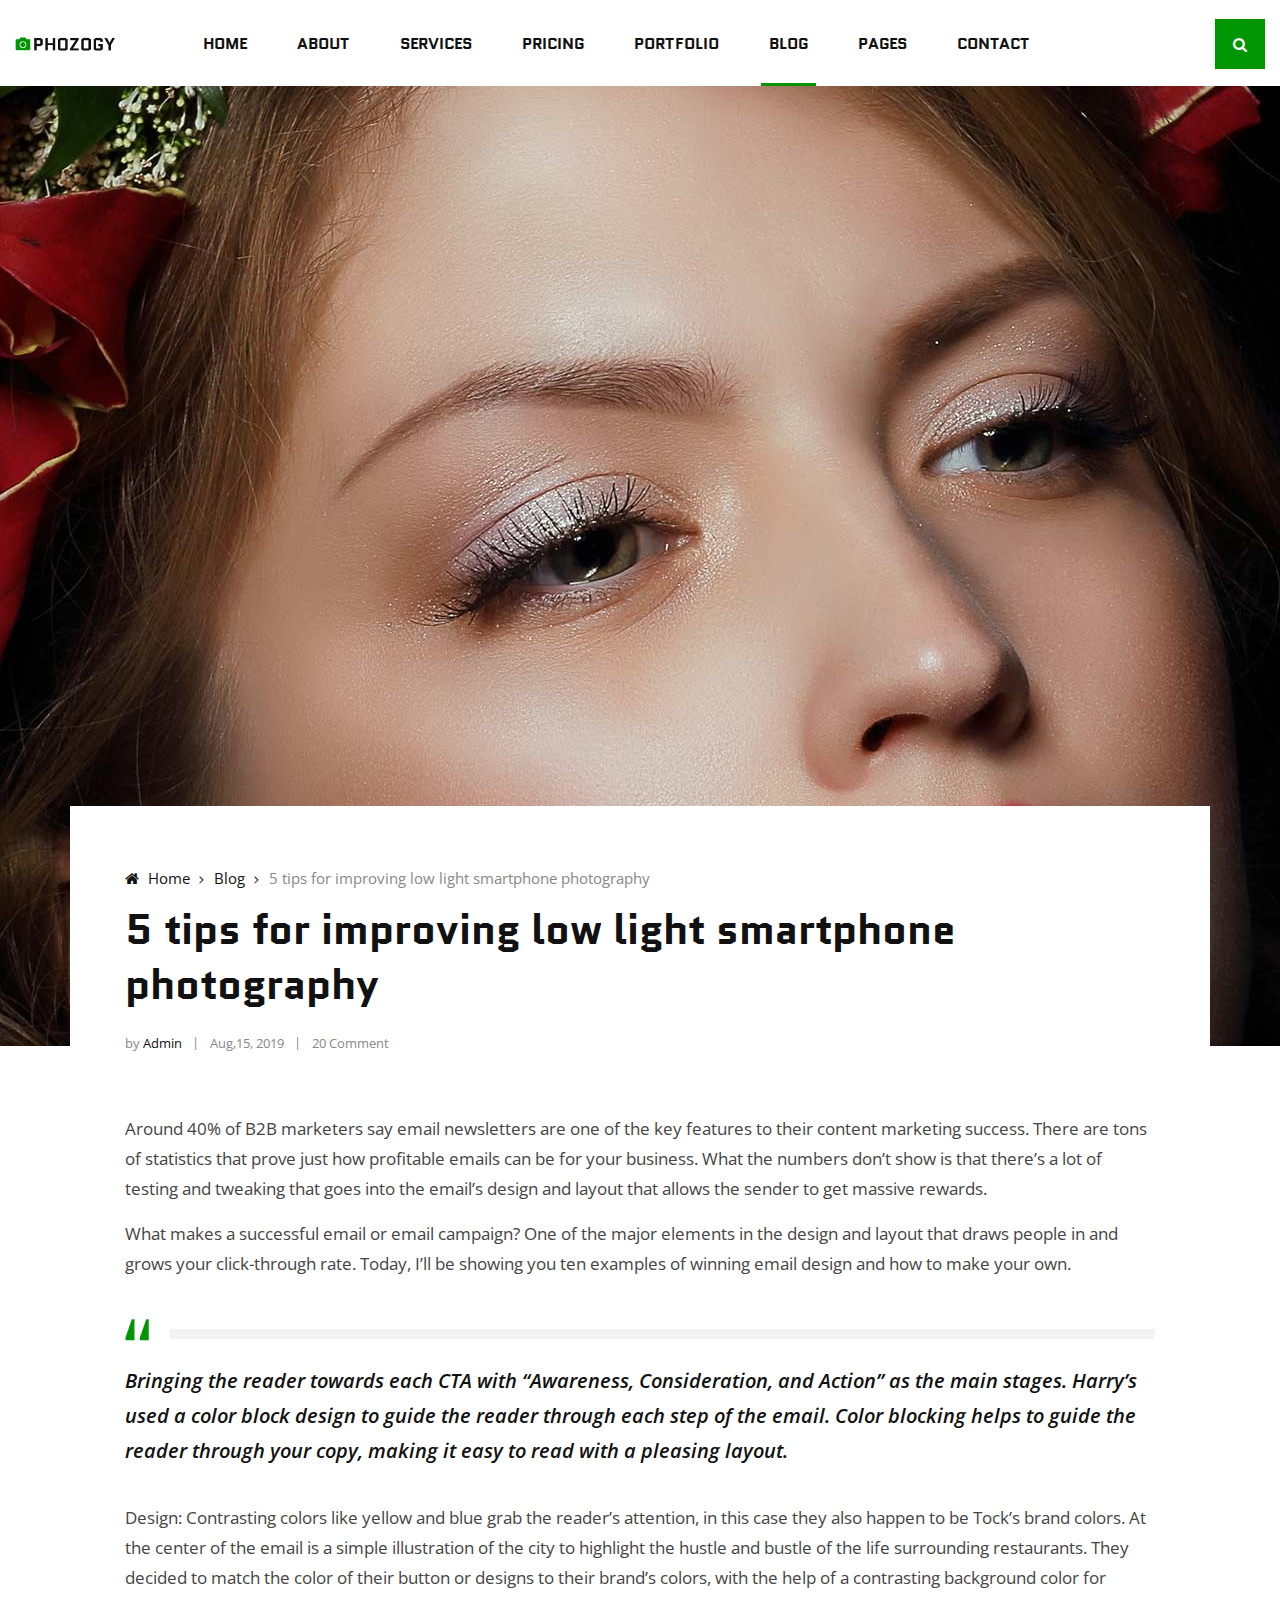
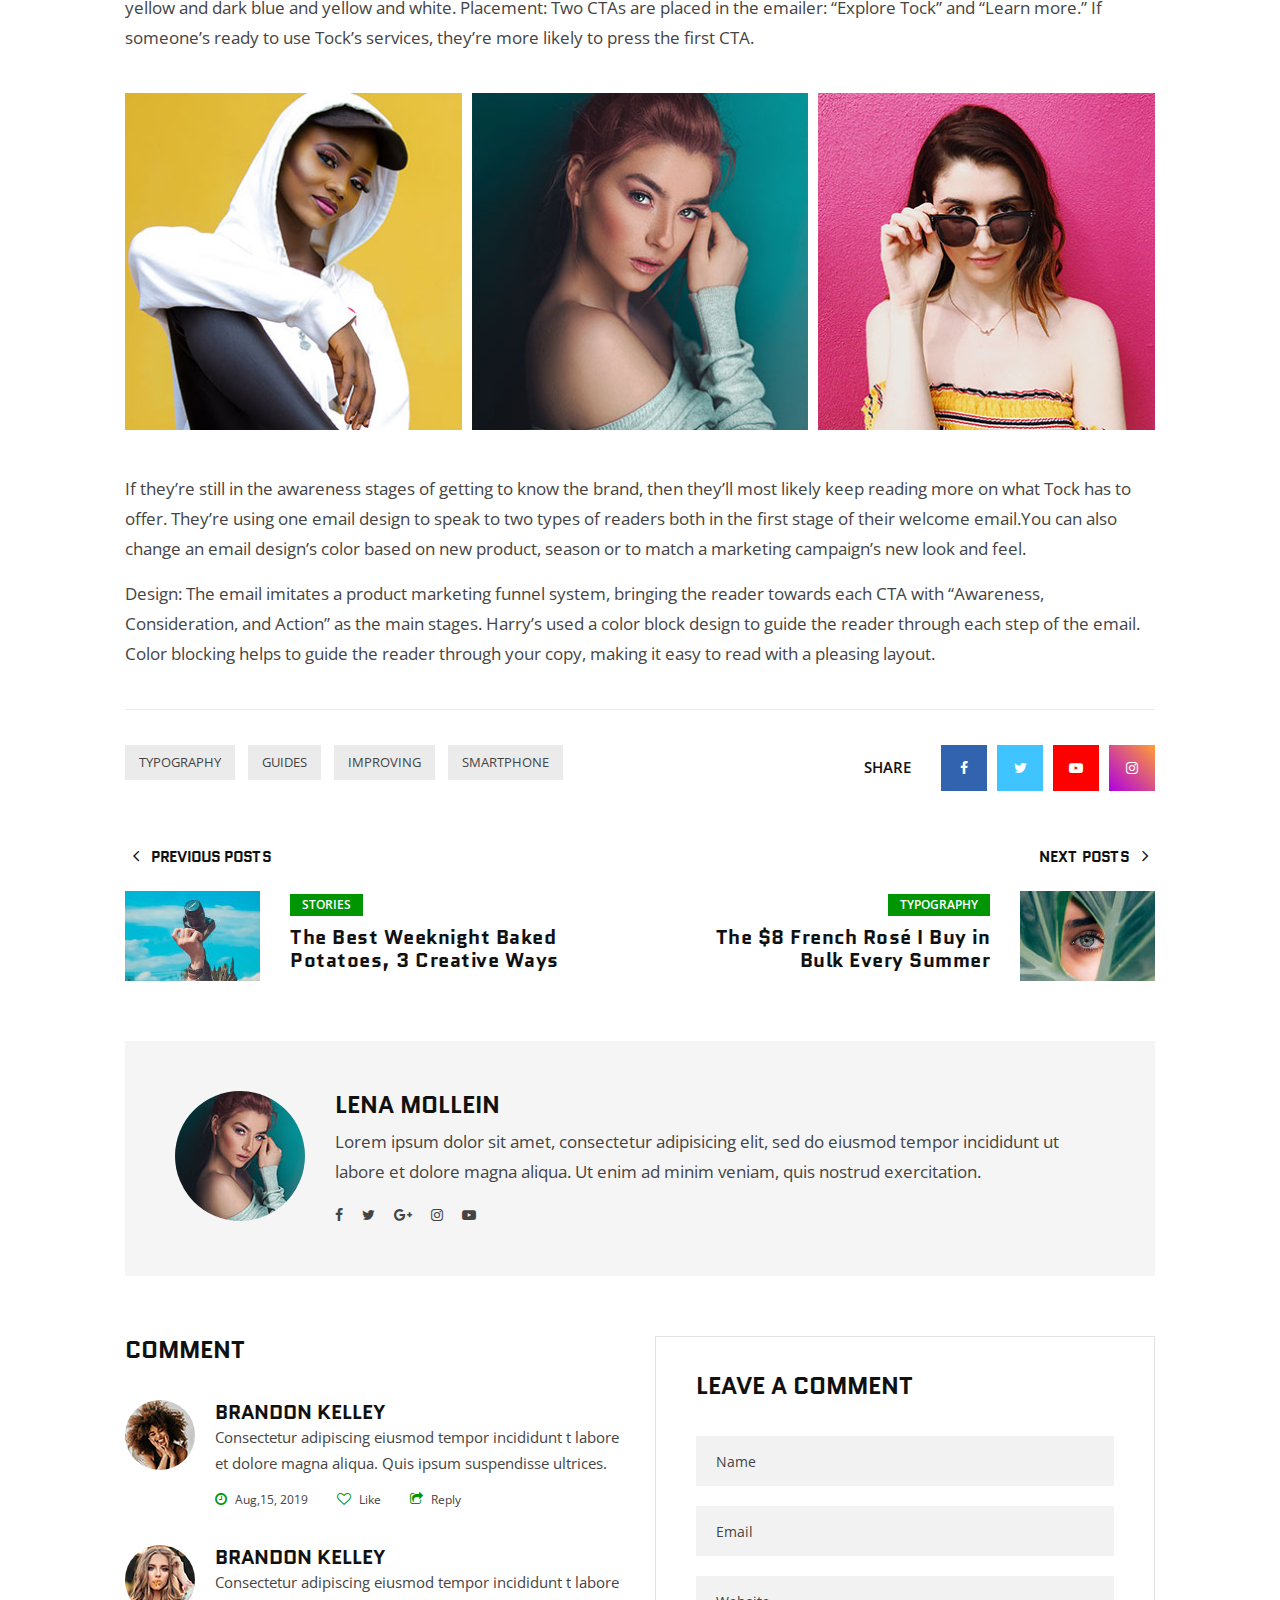
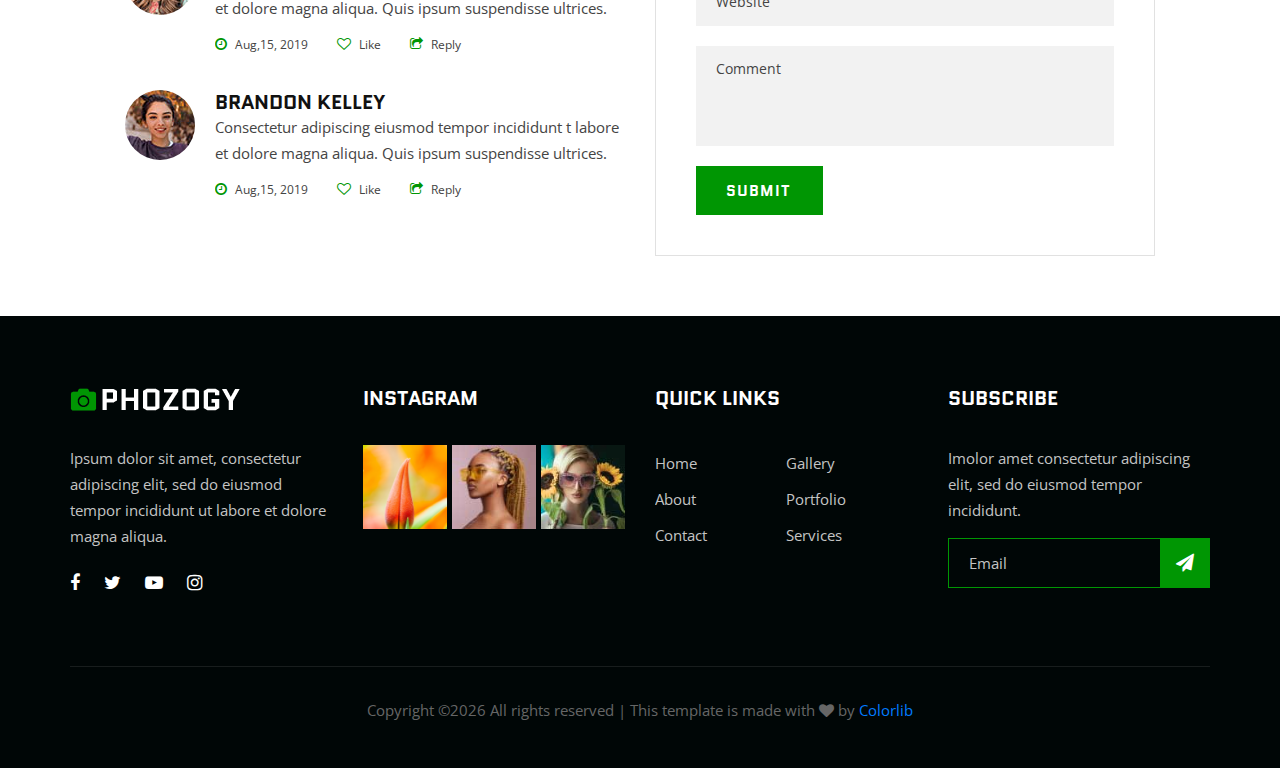
<file: blog-details.html>
<!DOCTYPE html>
<html lang="zxx">

<head>
    <meta charset="UTF-8">
    <meta name="description" content="Phozogy Template">
    <meta name="keywords" content="Phozogy, unica, creative, html">
    <meta name="viewport" content="width=device-width, initial-scale=1.0">
    <meta http-equiv="X-UA-Compatible" content="ie=edge">
    <title>Phozogy | Template</title>

    <!-- Google Font -->
    <link href="https://fonts.googleapis.com/css?family=Quantico:400,700&display=swap" rel="stylesheet">
    <link href="https://fonts.googleapis.com/css?family=Open+Sans:400,600,700&display=swap" rel="stylesheet">

    <!-- Css Styles -->
    <link rel="stylesheet" href="css/bootstrap.min.css" type="text/css">
    <link rel="stylesheet" href="css/font-awesome.min.css" type="text/css">
    <link rel="stylesheet" href="css/elegant-icons.css" type="text/css">
    <link rel="stylesheet" href="css/owl.carousel.min.css" type="text/css">
    <link rel="stylesheet" href="css/magnific-popup.css" type="text/css">
    <link rel="stylesheet" href="css/slicknav.min.css" type="text/css">
    <link rel="stylesheet" href="css/style.css" type="text/css">
</head>

<body>
    <!-- Page Preloder -->
    <div id="preloder">
        <div class="loader"></div>
    </div>

    <!-- Header Section Begin -->
    <header class="header-section">
        <div class="container-fluid">
            <div class="row">
                <div class="col-lg-12">
                    <div class="logo">
                        <a href="./index.html">
                            <img src="img/logo.png" alt="">
                        </a>
                    </div>
                    <nav class="nav-menu mobile-menu">
                        <ul>
                            <li><a href="./index.html">Home</a></li>
                            <li><a href="./about.html">About</a></li>
                            <li><a href="./services.html">Services</a></li>
                            <li><a href="./pricing.html">Pricing</a></li>
                            <li><a href="./portfolio.html">Portfolio</a></li>
                            <li class="active"><a href="./blog.html">Blog</a></li>
                            <li><a href="#">Pages</a>
                                <ul class="dropdown">
                                    <li><a href="./gallery.html">Gallery</a></li>
                                    <li><a href="./portfolio-details.html">Portfolio Details</a></li>
                                    <li><a href="./blog-details.html">Blog Details</a></li>
                                </ul>
                            </li>
                            <li><a href="./contact.html">Contact</a></li>
                        </ul>
                    </nav>
                    <div class="top-search search-switch">
                        <i class="fa fa-search"></i>
                    </div>
                    <div id="mobile-menu-wrap"></div>
                </div>
            </div>
        </div>
    </header>
    <!-- Header End -->

    <!-- Blog Details Section Begin -->
    <div class="blog-hero set-bg" data-setbg="img/blog/details/blog-hero.jpg"></div>
    <section class="blog-details-section spad">
        <div class="container">
            <div class="row">
                <div class="col-lg-12">
                    <div class="blog-details-text">
                        <div class="bd-title">
                            <div class="bt-bread">
                                <a href="./index.html"><i class="fa fa-home"></i> Home</a>
                                <a href="./index.html">Blog</a>
                                <span>5 tips for improving low light smartphone photography</span>
                            </div>
                            <h2>5 tips for improving low light smartphone photography</h2>
                            <ul>
                                <li>by <span>Admin</span></li>
                                <li>Aug,15, 2019</li>
                                <li>20 Comment</li>
                            </ul>
                        </div>
                        <div class="bd-top-text">
                            <p>Around 40% of B2B marketers say email newsletters are one of the key features to their
                                content marketing success. There are tons of statistics that prove just how profitable
                                emails can be for your business. What the numbers don’t show is that there’s a lot of
                                testing and tweaking that goes into the email’s design and layout that allows the sender
                                to get massive rewards.</p>
                            <p>What makes a successful email or email campaign? One of the major elements in the design
                                and layout that draws people in and grows your click-through rate. Today, I’ll be
                                showing you ten examples of winning email design and how to make your own.</p>
                        </div>
                        <div class="bd-quote">
                            <p>Bringing the reader towards each CTA with “Awareness, Consideration, and Action” as the
                                main stages. Harry’s used a color block design to guide the reader through each step of
                                the email. Color blocking helps to guide the reader through your copy, making it easy to
                                read with a pleasing layout.</p>
                        </div>
                        <div class="bd-desc">
                            <p>Design: Contrasting colors like yellow and blue grab the reader’s attention, in this case
                                they also happen to be Tock’s brand colors. At the center of the email is a simple
                                illustration of the city to highlight the hustle and bustle of the life surrounding
                                restaurants. They decided to match the color of their button or designs to their brand’s
                                colors, with the help of a contrasting background color for yellow and dark blue and
                                yellow and white. Placement: Two CTAs are placed in the emailer: “Explore Tock” and
                                “Learn more.” If someone’s ready to use Tock’s services, they’re more likely to press
                                the first CTA.</p>
                        </div>
                        <div class="bd-pics">
                            <img src="img/blog/details/bd-1.jpg" alt="">
                            <img src="img/blog/details/bd-2.jpg" alt="">
                            <img src="img/blog/details/bd-3.jpg" alt="">
                        </div>
                        <div class="bd-last-desc">
                            <p>If they’re still in the awareness stages of getting to know the brand, then they’ll most
                                likely keep reading more on what Tock has to offer. They’re using one email design to
                                speak to two types of readers both in the first stage of their welcome email.You can
                                also change an email design’s color based on new product, season or to match a marketing
                                campaign’s new look and feel.</p>
                            <p>Design: The email imitates a product marketing funnel system, bringing the reader towards
                                each CTA with “Awareness, Consideration, and Action” as the main stages. Harry’s used a
                                color block design to guide the reader through each step of the email. Color blocking
                                helps to guide the reader through your copy, making it easy to read with a pleasing
                                layout.</p>
                        </div>
                        <div class="bd-tag-share">
                            <div class="tags">
                                <a href="#">Typography</a>
                                <a href="#">Guides</a>
                                <a href="#">Improving</a>
                                <a href="#">Smartphone</a>
                            </div>
                            <div class="share">
                                <span>Share</span>
                                <a href="#" class="facebook"><i class="fa fa-facebook"></i></a>
                                <a href="#" class="twitter"><i class="fa fa-twitter"></i></a>
                                <a href="#" class="youtube"><i class="fa fa-youtube-play"></i></a>
                                <a href="#" class="instagram"><i class="fa fa-instagram"></i></a>
                            </div>
                        </div>
                        <div class="bd-related-post">
                            <div class="row">
                                <div class="col-lg-6">
                                    <a href="#" class="post-item prev-item">
                                        <h6><span class="arrow_carrot-left"></span> Previous posts</h6>
                                        <div class="pi-pic">
                                            <img src="img/blog/details/prev.jpg" alt="">
                                        </div>
                                        <div class="pi-text">
                                            <div class="label">Stories</div>
                                            <h5>The Best Weeknight Baked<br /> Potatoes, 3 Creative Ways</h5>
                                        </div>
                                    </a>
                                </div>
                                <div class="col-lg-6">
                                    <a href="#" class="post-item next-item">
                                        <h6>Next posts <span class="arrow_carrot-right"></span></h6>
                                        <div class="pi-pic">
                                            <img src="img/blog/details/next.jpg" alt="">
                                        </div>
                                        <div class="pi-text">
                                            <div class="label">Typography</div>
                                            <h5>The $8 French Rosé I Buy in<br /> Bulk Every Summer</h5>
                                        </div>
                                    </a>
                                </div>
                            </div>
                        </div>
                        <div class="bd-author">
                            <div class="avatar-pic">
                                <img src="img/blog/details/post-author.jpg" alt="">
                            </div>
                            <div class="avatar-text">
                                <h4>Lena Mollein</h4>
                                <p>Lorem ipsum dolor sit amet, consectetur adipisicing elit, sed do eiusmod tempor
                                    incididunt ut labore et dolore magna aliqua. Ut enim ad minim veniam, quis nostrud
                                    exercitation.</p>
                                <div class="at-social">
                                    <a href="#"><i class="fa fa-facebook"></i></a>
                                    <a href="#"><i class="fa fa-twitter"></i></a>
                                    <a href="#"><i class="fa fa-google-plus"></i></a>
                                    <a href="#"><i class="fa fa-instagram"></i></a>
                                    <a href="#"><i class="fa fa-youtube-play"></i></a>
                                </div>
                            </div>
                        </div>
                        <div class="bd-comment-form">
                            <div class="row">
                                <div class="col-lg-6">
                                    <h4>Comment</h4>
                                    <div class="comment-item">
                                        <div class="ci-pic">
                                            <img src="img/blog/details/comment/comment-1.jpg" alt="">
                                        </div>
                                        <div class="ci-text">
                                            <h5>Brandon Kelley</h5>
                                            <p>Consectetur adipiscing eiusmod tempor incididunt t labore et dolore magna
                                                aliqua. Quis ipsum suspendisse ultrices.</p>
                                            <ul>
                                                <li><i class="fa fa-clock-o"></i> Aug,15, 2019</li>
                                                <li><i class="fa fa-heart-o"></i> Like</li>
                                                <li><i class="fa fa-share-square-o"></i> Reply</li>
                                            </ul>
                                        </div>
                                    </div>
                                    <div class="comment-item">
                                        <div class="ci-pic">
                                            <img src="img/blog/details/comment/comment-2.jpg" alt="">
                                        </div>
                                        <div class="ci-text">
                                            <h5>Brandon Kelley</h5>
                                            <p>Consectetur adipiscing eiusmod tempor incididunt t labore et dolore magna
                                                aliqua. Quis ipsum suspendisse ultrices.</p>
                                            <ul>
                                                <li><i class="fa fa-clock-o"></i> Aug,15, 2019</li>
                                                <li><i class="fa fa-heart-o"></i> Like</li>
                                                <li><i class="fa fa-share-square-o"></i> Reply</li>
                                            </ul>
                                        </div>
                                    </div>
                                    <div class="comment-item">
                                        <div class="ci-pic">
                                            <img src="img/blog/details/comment/comment-3.jpg" alt="">
                                        </div>
                                        <div class="ci-text">
                                            <h5>Brandon Kelley</h5>
                                            <p>Consectetur adipiscing eiusmod tempor incididunt t labore et dolore magna
                                                aliqua. Quis ipsum suspendisse ultrices.</p>
                                            <ul>
                                                <li><i class="fa fa-clock-o"></i> Aug,15, 2019</li>
                                                <li><i class="fa fa-heart-o"></i> Like</li>
                                                <li><i class="fa fa-share-square-o"></i> Reply</li>
                                            </ul>
                                        </div>
                                    </div>
                                </div>
                                <div class="col-lg-6">
                                    <div class="leave-form">
                                        <h4>Leave a comment</h4>
                                        <form action="#">
                                            <input type="text" placeholder="Name">
                                            <input type="text" placeholder="Email">
                                            <input type="text" placeholder="Website">
                                            <textarea placeholder="Comment"></textarea>
                                            <button type="submit" class="site-btn">Submit</button>
                                        </form>
                                    </div>
                                </div>
                            </div>
                        </div>
                    </div>
                </div>
            </div>
        </div>
    </section>
    <!-- Blog Details Section End -->

    <!-- Footer Section Begin -->
    <footer class="footer-section">
        <div class="container">
            <div class="row">
                <div class="col-lg-3 col-md-6 col-sm-6">
                    <div class="fs-about">
                        <div class="fa-logo">
                            <a href="#">
                                <img src="img/f-logo.png" alt="">
                            </a>
                        </div>
                        <p>Ipsum dolor sit amet, consectetur adipiscing elit, sed do eiusmod tempor incididunt ut labore
                            et dolore magna aliqua.</p>
                        <div class="fa-social">
                            <a href="#"><i class="fa fa-facebook"></i></a>
                            <a href="#"><i class="fa fa-twitter"></i></a>
                            <a href="#"><i class="fa fa-youtube-play"></i></a>
                            <a href="#"><i class="fa fa-instagram"></i></a>
                        </div>
                    </div>
                </div>
                <div class="col-lg-3 col-md-6 col-sm-6">
                    <div class="fs-widget">
                        <h5>Instagram</h5>
                        <div class="fw-instagram">
                            <img src="img/instagram/insta-1.jpg" alt="">
                            <img src="img/instagram/insta-2.jpg" alt="">
                            <img src="img/instagram/insta-3.jpg" alt="">
                        </div>
                    </div>
                </div>
                <div class="col-lg-3 col-md-6 col-sm-6">
                    <div class="fs-widget">
                        <h5>Quick links</h5>
                        <ul>
                            <li><a href="#">Home</a></li>
                            <li><a href="#">About</a></li>
                            <li><a href="#">Contact</a></li>
                        </ul>
                        <ul>
                            <li><a href="#">Gallery</a></li>
                            <li><a href="#">Portfolio</a></li>
                            <li><a href="#">Services</a></li>
                        </ul>
                    </div>
                </div>
                <div class="col-lg-3 col-md-6 col-sm-6">
                    <div class="fs-widget">
                        <h5>Subscribe</h5>
                        <p>Imolor amet consectetur adipiscing elit, sed do eiusmod tempor incididunt.</p>
                        <div class="fw-subscribe">
                            <form action="#">
                                <input type="text" placeholder="Email">
                                <button type="submit"><i class="fa fa-send"></i></button>
                            </form>
                        </div>
                    </div>
                </div>
                <div class="col-lg-12">
                    <div class="copyright-text">
                        <p><!-- Link back to Colorlib can't be removed. Template is licensed under CC BY 3.0. -->
  Copyright &copy;<script>document.write(new Date().getFullYear());</script> All rights reserved | This template is made with <i class="fa fa-heart" aria-hidden="true"></i> by <a href="https://colorlib.com" target="_blank">Colorlib</a>
  <!-- Link back to Colorlib can't be removed. Template is licensed under CC BY 3.0. --></p>
                    </div>
                </div>
            </div>
        </div>
    </footer>
    <!-- Footer Section End -->

    <!-- Search model Begin -->
    <div class="search-model">
        <div class="h-100 d-flex align-items-center justify-content-center">
            <div class="search-close-switch">+</div>
            <form class="search-model-form">
                <input type="text" id="search-input" placeholder="Search here.....">
            </form>
        </div>
    </div>
    <!-- Search model end -->

    <!-- Js Plugins -->
    <script src="js/jquery-3.3.1.min.js"></script>
    <script src="js/bootstrap.min.js"></script>
    <script src="js/jquery.magnific-popup.min.js"></script>
    <script src="js/isotope.pkgd.min.js"></script>
    <script src="js/masonry.pkgd.min.js"></script>
    <script src="js/jquery.slicknav.js"></script>
    <script src="js/owl.carousel.min.js"></script>
    <script src="js/main.js"></script>
</body>

</html>
</file>
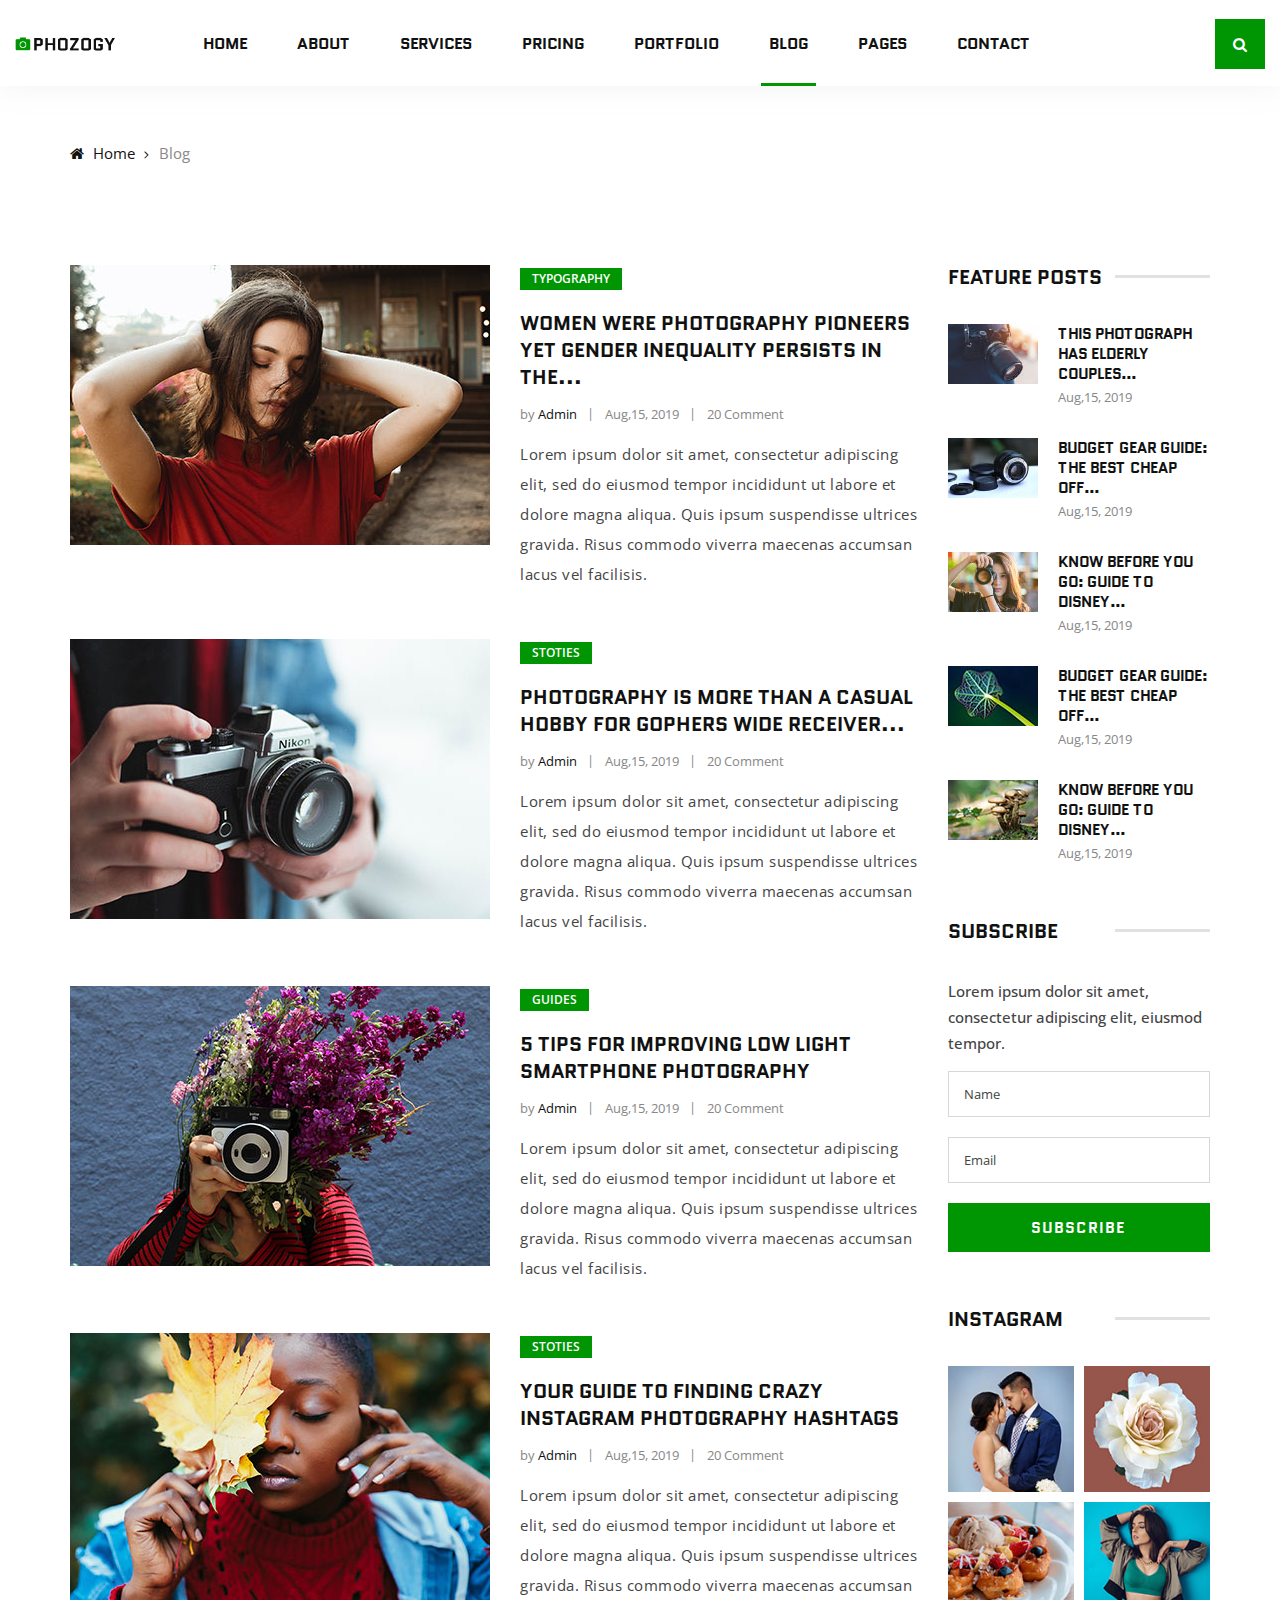
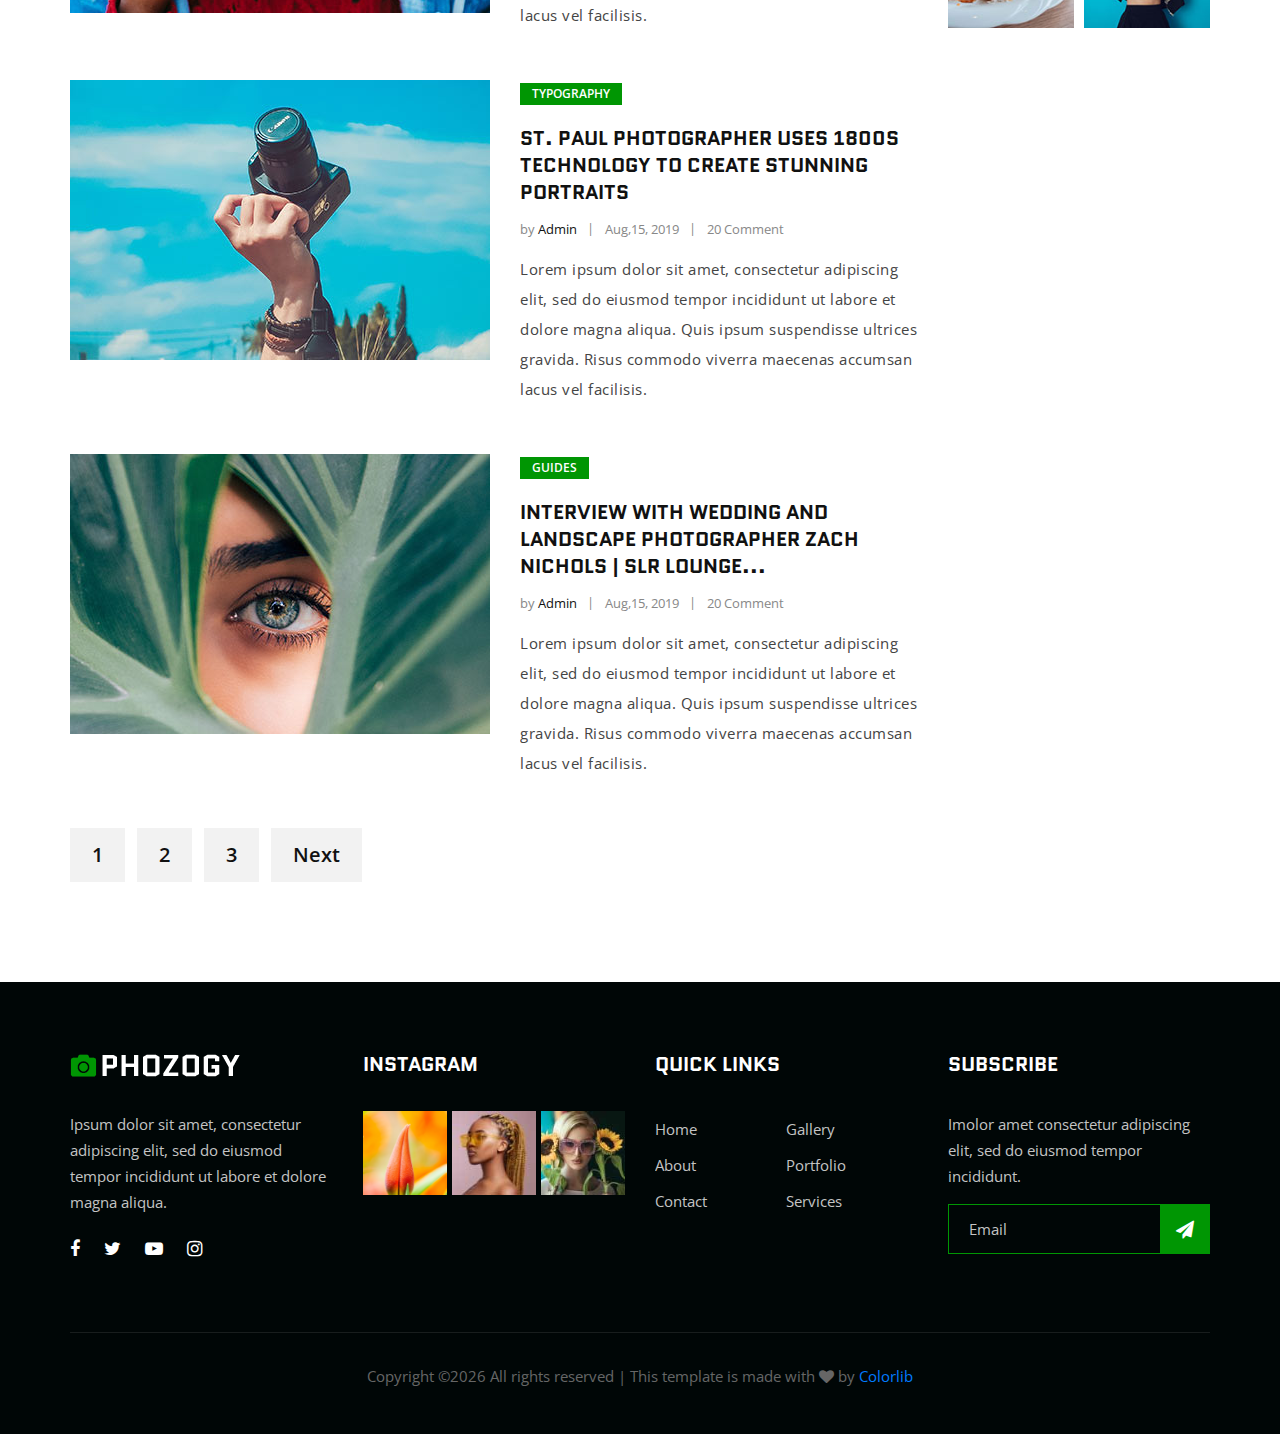
<file: blog.html>
<!DOCTYPE html>
<html lang="zxx">

<head>
    <meta charset="UTF-8">
    <meta name="description" content="Phozogy Template">
    <meta name="keywords" content="Phozogy, unica, creative, html">
    <meta name="viewport" content="width=device-width, initial-scale=1.0">
    <meta http-equiv="X-UA-Compatible" content="ie=edge">
    <title>Phozogy | Template</title>

    <!-- Google Font -->
    <link href="https://fonts.googleapis.com/css?family=Quantico:400,700&display=swap" rel="stylesheet">
    <link href="https://fonts.googleapis.com/css?family=Open+Sans:400,600,700&display=swap" rel="stylesheet">

    <!-- Css Styles -->
    <link rel="stylesheet" href="css/bootstrap.min.css" type="text/css">
    <link rel="stylesheet" href="css/font-awesome.min.css" type="text/css">
    <link rel="stylesheet" href="css/elegant-icons.css" type="text/css">
    <link rel="stylesheet" href="css/owl.carousel.min.css" type="text/css">
    <link rel="stylesheet" href="css/magnific-popup.css" type="text/css">
    <link rel="stylesheet" href="css/slicknav.min.css" type="text/css">
    <link rel="stylesheet" href="css/style.css" type="text/css">
</head>

<body>
    <!-- Page Preloder -->
    <div id="preloder">
        <div class="loader"></div>
    </div>

    <!-- Header Section Begin -->
    <header class="header-section header-normal">
        <div class="container-fluid">
            <div class="row">
                <div class="col-lg-12">
                    <div class="logo">
                        <a href="./index.html">
                            <img src="img/logo.png" alt="">
                        </a>
                    </div>
                    <nav class="nav-menu mobile-menu">
                        <ul>
                            <li><a href="./index.html">Home</a></li>
                            <li><a href="./about.html">About</a></li>
                            <li><a href="./services.html">Services</a></li>
                            <li><a href="./pricing.html">Pricing</a></li>
                            <li><a href="./portfolio.html">Portfolio</a></li>
                            <li class="active"><a href="./blog.html">Blog</a></li>
                            <li><a href="#">Pages</a>
                                <ul class="dropdown">
                                    <li><a href="./gallery.html">Gallery</a></li>
                                    <li><a href="./portfolio-details.html">Portfolio Details</a></li>
                                    <li><a href="./blog-details.html">Blog Details</a></li>
                                </ul>
                            </li>
                            <li><a href="./contact.html">Contact</a></li>
                        </ul>
                    </nav>
                    <div class="top-search search-switch">
                        <i class="fa fa-search"></i>
                    </div>
                    <div id="mobile-menu-wrap"></div>
                </div>
            </div>
        </div>
    </header>
    <!-- Header End -->

    <!-- Breadcrumb Begin -->
    <div class="breadcrumb-option spad">
        <div class="container">
            <div class="row">
                <div class="col-lg-12">
                    <div class="bo-links">
                        <a href="./index.html"><i class="fa fa-home"></i> Home</a>
                        <span>Blog</span>
                    </div>
                </div>
            </div>
        </div>
    </div>
    <!-- Breadcrumb End -->

    <!-- Blog Section Begin -->
    <section class="blog-section spad">
        <div class="container">
            <div class="row">
                <div class="col-lg-9">
                    <div class="blog-item">
                        <div class="bi-pic">
                            <img src="img/blog/blog-1.jpg" alt="">
                        </div>
                        <div class="bi-text">
                            <div class="label">Typography</div>
                            <h5><a href="./blog-details.html">Women were photography pioneers yet gender inequality persists in the...</a>
                            </h5>
                            <ul>
                                <li>by <span>Admin</span></li>
                                <li>Aug,15, 2019</li>
                                <li>20 Comment</li>
                            </ul>
                            <p>Lorem ipsum dolor sit amet, consectetur adipiscing elit, sed do eiusmod tempor incididunt
                                ut labore et dolore magna aliqua. Quis ipsum suspendisse ultrices gravida. Risus commodo
                                viverra maecenas accumsan lacus vel facilisis. </p>
                        </div>
                    </div>
                    <div class="blog-item">
                        <div class="bi-pic">
                            <img src="img/blog/blog-2.jpg" alt="">
                        </div>
                        <div class="bi-text">
                            <div class="label">Stoties</div>
                            <h5><a href="./blog-details.html">Photography is more than a casual hobby for Gophers wide receiver...</a>
                            </h5>
                            <ul>
                                <li>by <span>Admin</span></li>
                                <li>Aug,15, 2019</li>
                                <li>20 Comment</li>
                            </ul>
                            <p>Lorem ipsum dolor sit amet, consectetur adipiscing elit, sed do eiusmod tempor incididunt
                                ut labore et dolore magna aliqua. Quis ipsum suspendisse ultrices gravida. Risus commodo
                                viverra maecenas accumsan lacus vel facilisis. </p>
                        </div>
                    </div>
                    <div class="blog-item">
                        <div class="bi-pic">
                            <img src="img/blog/blog-3.jpg" alt="">
                        </div>
                        <div class="bi-text">
                            <div class="label">Guides</div>
                            <h5><a href="./blog-details.html">5 tips for improving low light smartphone photography</a></h5>
                            <ul>
                                <li>by <span>Admin</span></li>
                                <li>Aug,15, 2019</li>
                                <li>20 Comment</li>
                            </ul>
                            <p>Lorem ipsum dolor sit amet, consectetur adipiscing elit, sed do eiusmod tempor incididunt
                                ut labore et dolore magna aliqua. Quis ipsum suspendisse ultrices gravida. Risus commodo
                                viverra maecenas accumsan lacus vel facilisis. </p>
                        </div>
                    </div>
                    <div class="blog-item">
                        <div class="bi-pic">
                            <img src="img/blog/blog-4.jpg" alt="">
                        </div>
                        <div class="bi-text">
                            <div class="label">Stoties</div>
                            <h5><a href="./blog-details.html">Your Guide to Finding Crazy Instagram Photography Hashtags</a></h5>
                            <ul>
                                <li>by <span>Admin</span></li>
                                <li>Aug,15, 2019</li>
                                <li>20 Comment</li>
                            </ul>
                            <p>Lorem ipsum dolor sit amet, consectetur adipiscing elit, sed do eiusmod tempor incididunt
                                ut labore et dolore magna aliqua. Quis ipsum suspendisse ultrices gravida. Risus commodo
                                viverra maecenas accumsan lacus vel facilisis. </p>
                        </div>
                    </div>
                    <div class="blog-item">
                        <div class="bi-pic">
                            <img src="img/blog/blog-5.jpg" alt="">
                        </div>
                        <div class="bi-text">
                            <div class="label">Typography</div>
                            <h5><a href="./blog-details.html">St. Paul photographer uses 1800s technology to create stunning portraits</a>
                            </h5>
                            <ul>
                                <li>by <span>Admin</span></li>
                                <li>Aug,15, 2019</li>
                                <li>20 Comment</li>
                            </ul>
                            <p>Lorem ipsum dolor sit amet, consectetur adipiscing elit, sed do eiusmod tempor incididunt
                                ut labore et dolore magna aliqua. Quis ipsum suspendisse ultrices gravida. Risus commodo
                                viverra maecenas accumsan lacus vel facilisis. </p>
                        </div>
                    </div>
                    <div class="blog-item">
                        <div class="bi-pic">
                            <img src="img/blog/blog-6.jpg" alt="">
                        </div>
                        <div class="bi-text">
                            <div class="label">Guides</div>
                            <h5><a href="./blog-details.html">Interview With Wedding And Landscape Photographer Zach Nichols | SLR
                                    Lounge...</a></h5>
                            <ul>
                                <li>by <span>Admin</span></li>
                                <li>Aug,15, 2019</li>
                                <li>20 Comment</li>
                            </ul>
                            <p>Lorem ipsum dolor sit amet, consectetur adipiscing elit, sed do eiusmod tempor incididunt
                                ut labore et dolore magna aliqua. Quis ipsum suspendisse ultrices gravida. Risus commodo
                                viverra maecenas accumsan lacus vel facilisis. </p>
                        </div>
                    </div>
                    <div class="blog-pagination">
                        <a href="#">1</a>
                        <a href="#">2</a>
                        <a href="#">3</a>
                        <a href="#">Next</a>
                    </div>
                </div>
                <div class="col-lg-3">
                    <div class="blog-sidebar">
                        <div class="bs-item s-mb">
                            <h5>Feature posts</h5>
                            <div class="bi-feature-post">
                                <a href="#" class="fp-item">
                                    <div class="fp-pic">
                                        <img src="img/blog/fp-1.jpg" alt="">
                                    </div>
                                    <div class="fp-text">
                                        <h6>This Photograph Has Elderly Couples...</h6>
                                        <span>Aug,15, 2019</span>
                                    </div>
                                </a>
                                <a href="#" class="fp-item">
                                    <div class="fp-pic">
                                        <img src="img/blog/fp-2.jpg" alt="">
                                    </div>
                                    <div class="fp-text">
                                        <h6>Budget Gear Guide: The Best Cheap Off...</h6>
                                        <span>Aug,15, 2019</span>
                                    </div>
                                </a>
                                <a href="#" class="fp-item">
                                    <div class="fp-pic">
                                        <img src="img/blog/fp-3.jpg" alt="">
                                    </div>
                                    <div class="fp-text">
                                        <h6>Know Before You Go: Guide to Disney...</h6>
                                        <span>Aug,15, 2019</span>
                                    </div>
                                </a>
                                <a href="#" class="fp-item">
                                    <div class="fp-pic">
                                        <img src="img/blog/fp-4.jpg" alt="">
                                    </div>
                                    <div class="fp-text">
                                        <h6>Budget Gear Guide: The Best Cheap Off...</h6>
                                        <span>Aug,15, 2019</span>
                                    </div>
                                </a>
                                <a href="#" class="fp-item">
                                    <div class="fp-pic">
                                        <img src="img/blog/fp-5.jpg" alt="">
                                    </div>
                                    <div class="fp-text">
                                        <h6>Know Before You Go: Guide to Disney...</h6>
                                        <span>Aug,15, 2019</span>
                                    </div>
                                </a>
                            </div>
                        </div>
                        <div class="bs-item s-mb">
                            <h5>Subscribe</h5>
                            <p>Lorem ipsum dolor sit amet, consectetur adipiscing elit, eiusmod tempor.</p>
                            <div class="bi-subscribe">
                                <form action="#">
                                    <input type="text" placeholder="Name">
                                    <input type="text" placeholder="Email">
                                    <button type="submit" class="site-btn">Subscribe</button>
                                </form>
                            </div>
                        </div>
                        <div class="bs-item">
                            <h5>Instagram</h5>
                            <div class="bi-insta">
                                <img src="img/blog/insta-1.jpg" alt="">
                                <img src="img/blog/insta-2.jpg" alt="">
                                <img src="img/blog/insta-3.jpg" alt="">
                                <img src="img/blog/insta-4.jpg" alt="">
                            </div>
                        </div>
                    </div>
                </div>
            </div>
        </div>
    </section>
    <!-- Blog Section End -->

    <!-- Footer Section Begin -->
    <footer class="footer-section">
        <div class="container">
            <div class="row">
                <div class="col-lg-3 col-md-6 col-sm-6">
                    <div class="fs-about">
                        <div class="fa-logo">
                            <a href="#">
                                <img src="img/f-logo.png" alt="">
                            </a>
                        </div>
                        <p>Ipsum dolor sit amet, consectetur adipiscing elit, sed do eiusmod tempor incididunt ut labore
                            et dolore magna aliqua.</p>
                        <div class="fa-social">
                            <a href="#"><i class="fa fa-facebook"></i></a>
                            <a href="#"><i class="fa fa-twitter"></i></a>
                            <a href="#"><i class="fa fa-youtube-play"></i></a>
                            <a href="#"><i class="fa fa-instagram"></i></a>
                        </div>
                    </div>
                </div>
                <div class="col-lg-3 col-md-6 col-sm-6">
                    <div class="fs-widget">
                        <h5>Instagram</h5>
                        <div class="fw-instagram">
                            <img src="img/instagram/insta-1.jpg" alt="">
                            <img src="img/instagram/insta-2.jpg" alt="">
                            <img src="img/instagram/insta-3.jpg" alt="">
                        </div>
                    </div>
                </div>
                <div class="col-lg-3 col-md-6 col-sm-6">
                    <div class="fs-widget">
                        <h5>Quick links</h5>
                        <ul>
                            <li><a href="#">Home</a></li>
                            <li><a href="#">About</a></li>
                            <li><a href="#">Contact</a></li>
                        </ul>
                        <ul>
                            <li><a href="#">Gallery</a></li>
                            <li><a href="#">Portfolio</a></li>
                            <li><a href="#">Services</a></li>
                        </ul>
                    </div>
                </div>
                <div class="col-lg-3 col-md-6 col-sm-6">
                    <div class="fs-widget">
                        <h5>Subscribe</h5>
                        <p>Imolor amet consectetur adipiscing elit, sed do eiusmod tempor incididunt.</p>
                        <div class="fw-subscribe">
                            <form action="#">
                                <input type="text" placeholder="Email">
                                <button type="submit"><i class="fa fa-send"></i></button>
                            </form>
                        </div>
                    </div>
                </div>
                <div class="col-lg-12">
                    <div class="copyright-text">
                        <p><!-- Link back to Colorlib can't be removed. Template is licensed under CC BY 3.0. -->
  Copyright &copy;<script>document.write(new Date().getFullYear());</script> All rights reserved | This template is made with <i class="fa fa-heart" aria-hidden="true"></i> by <a href="https://colorlib.com" target="_blank">Colorlib</a>
  <!-- Link back to Colorlib can't be removed. Template is licensed under CC BY 3.0. --></p>
                    </div>
                </div>
            </div>
        </div>
    </footer>
    <!-- Footer Section End -->

    <!-- Search model Begin -->
    <div class="search-model">
        <div class="h-100 d-flex align-items-center justify-content-center">
            <div class="search-close-switch">+</div>
            <form class="search-model-form">
                <input type="text" id="search-input" placeholder="Search here.....">
            </form>
        </div>
    </div>
    <!-- Search model end -->

    <!-- Js Plugins -->
    <script src="js/jquery-3.3.1.min.js"></script>
    <script src="js/bootstrap.min.js"></script>
    <script src="js/jquery.magnific-popup.min.js"></script>
    <script src="js/isotope.pkgd.min.js"></script>
    <script src="js/masonry.pkgd.min.js"></script>
    <script src="js/jquery.slicknav.js"></script>
    <script src="js/owl.carousel.min.js"></script>
    <script src="js/main.js"></script>
</body>

</html>
</file>
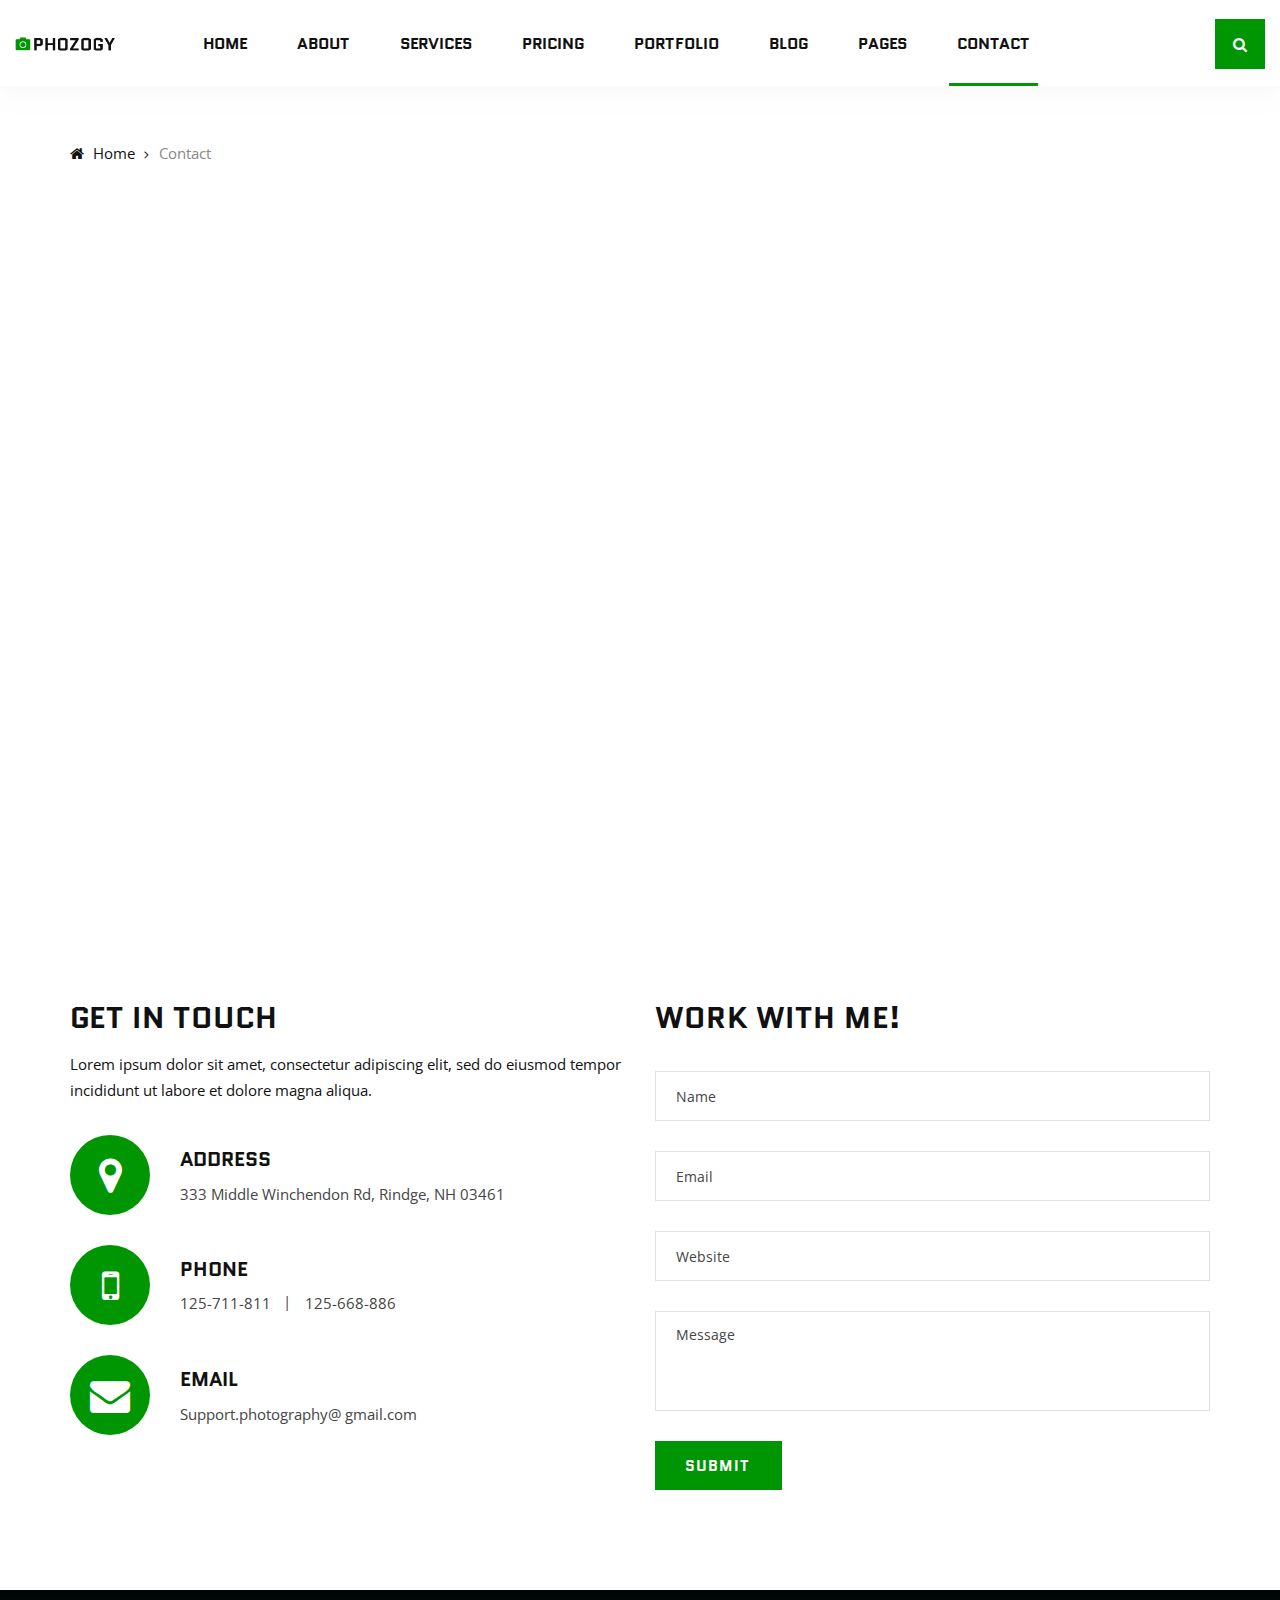
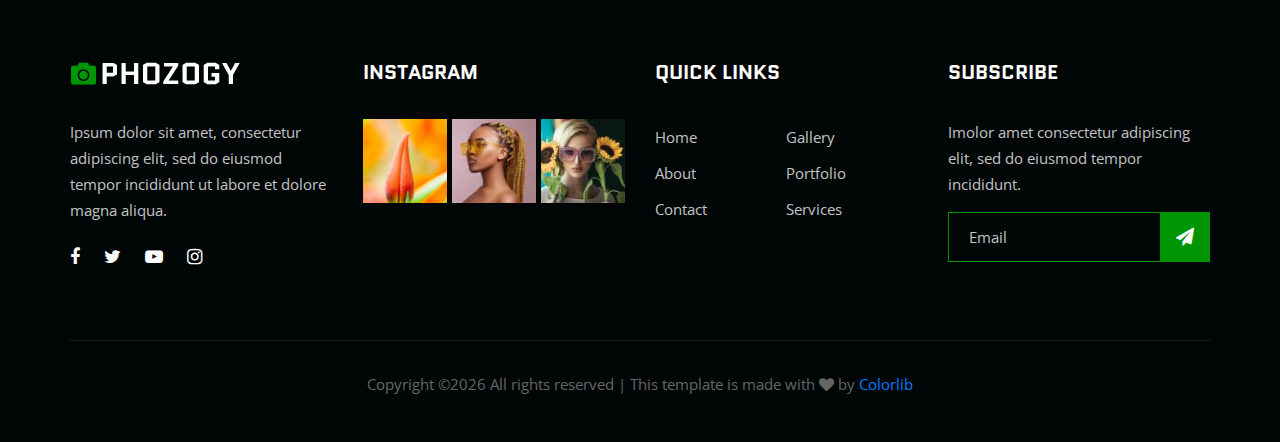
<file: contact.html>
<!DOCTYPE html>
<html lang="zxx">

<head>
    <meta charset="UTF-8">
    <meta name="description" content="Phozogy Template">
    <meta name="keywords" content="Phozogy, unica, creative, html">
    <meta name="viewport" content="width=device-width, initial-scale=1.0">
    <meta http-equiv="X-UA-Compatible" content="ie=edge">
    <title>Phozogy | Template</title>

    <!-- Google Font -->
    <link href="https://fonts.googleapis.com/css?family=Quantico:400,700&display=swap" rel="stylesheet">
    <link href="https://fonts.googleapis.com/css?family=Open+Sans:400,600,700&display=swap" rel="stylesheet">

    <!-- Css Styles -->
    <link rel="stylesheet" href="css/bootstrap.min.css" type="text/css">
    <link rel="stylesheet" href="css/font-awesome.min.css" type="text/css">
    <link rel="stylesheet" href="css/elegant-icons.css" type="text/css">
    <link rel="stylesheet" href="css/owl.carousel.min.css" type="text/css">
    <link rel="stylesheet" href="css/magnific-popup.css" type="text/css">
    <link rel="stylesheet" href="css/slicknav.min.css" type="text/css">
    <link rel="stylesheet" href="css/style.css" type="text/css">
</head>

<body>
    <!-- Page Preloder -->
    <div id="preloder">
        <div class="loader"></div>
    </div>

    <!-- Header Section Begin -->
    <header class="header-section header-normal">
        <div class="container-fluid">
            <div class="row">
                <div class="col-lg-12">
                    <div class="logo">
                        <a href="./index.html">
                            <img src="img/logo.png" alt="">
                        </a>
                    </div>
                    <nav class="nav-menu mobile-menu">
                        <ul>
                            <li><a href="./index.html">Home</a></li>
                            <li><a href="./about.html">About</a></li>
                            <li><a href="./services.html">Services</a></li>
                            <li><a href="./pricing.html">Pricing</a></li>
                            <li><a href="./portfolio.html">Portfolio</a></li>
                            <li><a href="./blog.html">Blog</a></li>
                            <li><a href="#">Pages</a>
                                <ul class="dropdown">
                                    <li><a href="./gallery.html">Gallery</a></li>
                                    <li><a href="./portfolio-details.html">Portfolio Details</a></li>
                                    <li><a href="./blog-details.html">Blog Details</a></li>
                                </ul>
                            </li>
                            <li class="active"><a href="./contact.html">Contact</a></li>
                        </ul>
                    </nav>
                    <div class="top-search search-switch">
                        <i class="fa fa-search"></i>
                    </div>
                    <div id="mobile-menu-wrap"></div>
                </div>
            </div>
        </div>
    </header>
    <!-- Header End -->

    <!-- Breadcrumb Begin -->
    <div class="breadcrumb-option spad">
        <div class="container">
            <div class="row">
                <div class="col-lg-12">
                    <div class="bo-links">
                        <a href="./index.html"><i class="fa fa-home"></i> Home</a>
                        <span>Contact</span>
                    </div>
                </div>
            </div>
        </div>
    </div>
    <!-- Breadcrumb End -->

    <!-- Contact Section Begin -->
    <div class="map">
        <iframe
            src="https://www.google.com/maps/embed?pb=!1m18!1m12!1m3!1d19895.796147709065!2d-0.07089430178187445!3d51.44026184657587!2m3!1f0!2f0!3f0!3m2!1i1024!2i768!4f13.1!3m3!1m2!1s0x487603c1647410e9%3A0x1bb92367ed35de98!2sForest%20Hill%2C%20London%2C%20UK!5e0!3m2!1sen!2sbd!4v1584297571592!5m2!1sen!2sbd"
            height="635" style="border:0;" allowfullscreen="" aria-hidden="false" tabindex="0"></iframe>
    </div>
    <section class="contact-section spad">
        <div class="container">
            <div class="row">
                <div class="col-lg-6 col-md-6">
                    <div class="contact-text">
                        <h3>Get in touch</h3>
                        <p>Lorem ipsum dolor sit amet, consectetur adipiscing elit, sed do eiusmod tempor incididunt ut
                            labore et dolore magna aliqua.</p>
                        <div class="ct-item">
                            <div class="ct-icon">
                                <i class="fa fa-map-marker"></i>
                            </div>
                            <div class="ct-text">
                                <h5>Address</h5>
                                <p>333 Middle Winchendon Rd, Rindge, NH 03461</p>
                            </div>
                        </div>
                        <div class="ct-item">
                            <div class="ct-icon">
                                <i class="fa fa-mobile"></i>
                            </div>
                            <div class="ct-text">
                                <h5>Phone</h5>
                                <ul>
                                    <li>125-711-811</li>
                                    <li>125-668-886</li>
                                </ul>
                            </div>
                        </div>
                        <div class="ct-item">
                            <div class="ct-icon">
                                <i class="fa fa-envelope"></i>
                            </div>
                            <div class="ct-text">
                                <h5>Email</h5>
                                <p>Support.photography@ gmail.com</p>
                            </div>
                        </div>
                    </div>
                </div>
                <div class="col-lg-6 col-md-6">
                    <div class="contact-form">
                        <h3>Work with Me!</h3>
                        <form action="#">
                            <input type="text" placeholder="Name">
                            <input type="text" placeholder="Email">
                            <input type="text" placeholder="Website">
                            <textarea placeholder="Message"></textarea>
                            <button type="submit" class="site-btn">Submit</button>
                        </form>
                    </div>
                </div>
            </div>
        </div>
    </section>
    <!-- Contact Section End -->

    <!-- Footer Section Begin -->
    <footer class="footer-section">
        <div class="container">
            <div class="row">
                <div class="col-lg-3 col-md-6 col-sm-6">
                    <div class="fs-about">
                        <div class="fa-logo">
                            <a href="#">
                                <img src="img/f-logo.png" alt="">
                            </a>
                        </div>
                        <p>Ipsum dolor sit amet, consectetur adipiscing elit, sed do eiusmod tempor incididunt ut labore
                            et dolore magna aliqua.</p>
                        <div class="fa-social">
                            <a href="#"><i class="fa fa-facebook"></i></a>
                            <a href="#"><i class="fa fa-twitter"></i></a>
                            <a href="#"><i class="fa fa-youtube-play"></i></a>
                            <a href="#"><i class="fa fa-instagram"></i></a>
                        </div>
                    </div>
                </div>
                <div class="col-lg-3 col-md-6 col-sm-6">
                    <div class="fs-widget">
                        <h5>Instagram</h5>
                        <div class="fw-instagram">
                            <img src="img/instagram/insta-1.jpg" alt="">
                            <img src="img/instagram/insta-2.jpg" alt="">
                            <img src="img/instagram/insta-3.jpg" alt="">
                        </div>
                    </div>
                </div>
                <div class="col-lg-3 col-md-6 col-sm-6">
                    <div class="fs-widget">
                        <h5>Quick links</h5>
                        <ul>
                            <li><a href="#">Home</a></li>
                            <li><a href="#">About</a></li>
                            <li><a href="#">Contact</a></li>
                        </ul>
                        <ul>
                            <li><a href="#">Gallery</a></li>
                            <li><a href="#">Portfolio</a></li>
                            <li><a href="#">Services</a></li>
                        </ul>
                    </div>
                </div>
                <div class="col-lg-3 col-md-6 col-sm-6">
                    <div class="fs-widget">
                        <h5>Subscribe</h5>
                        <p>Imolor amet consectetur adipiscing elit, sed do eiusmod tempor incididunt.</p>
                        <div class="fw-subscribe">
                            <form action="#">
                                <input type="text" placeholder="Email">
                                <button type="submit"><i class="fa fa-send"></i></button>
                            </form>
                        </div>
                    </div>
                </div>
                <div class="col-lg-12">
                    <div class="copyright-text">
                        <p><!-- Link back to Colorlib can't be removed. Template is licensed under CC BY 3.0. -->
  Copyright &copy;<script>document.write(new Date().getFullYear());</script> All rights reserved | This template is made with <i class="fa fa-heart" aria-hidden="true"></i> by <a href="https://colorlib.com" target="_blank">Colorlib</a>
  <!-- Link back to Colorlib can't be removed. Template is licensed under CC BY 3.0. --></p>
                    </div>
                </div>
            </div>
        </div>
    </footer>
    <!-- Footer Section End -->

    <!-- Search model Begin -->
    <div class="search-model">
        <div class="h-100 d-flex align-items-center justify-content-center">
            <div class="search-close-switch">+</div>
            <form class="search-model-form">
                <input type="text" id="search-input" placeholder="Search here.....">
            </form>
        </div>
    </div>
    <!-- Search model end -->

    <!-- Js Plugins -->
    <script src="js/jquery-3.3.1.min.js"></script>
    <script src="js/bootstrap.min.js"></script>
    <script src="js/jquery.magnific-popup.min.js"></script>
    <script src="js/isotope.pkgd.min.js"></script>
    <script src="js/masonry.pkgd.min.js"></script>
    <script src="js/jquery.slicknav.js"></script>
    <script src="js/owl.carousel.min.js"></script>
    <script src="js/main.js"></script>
</body>

</html>
</file>
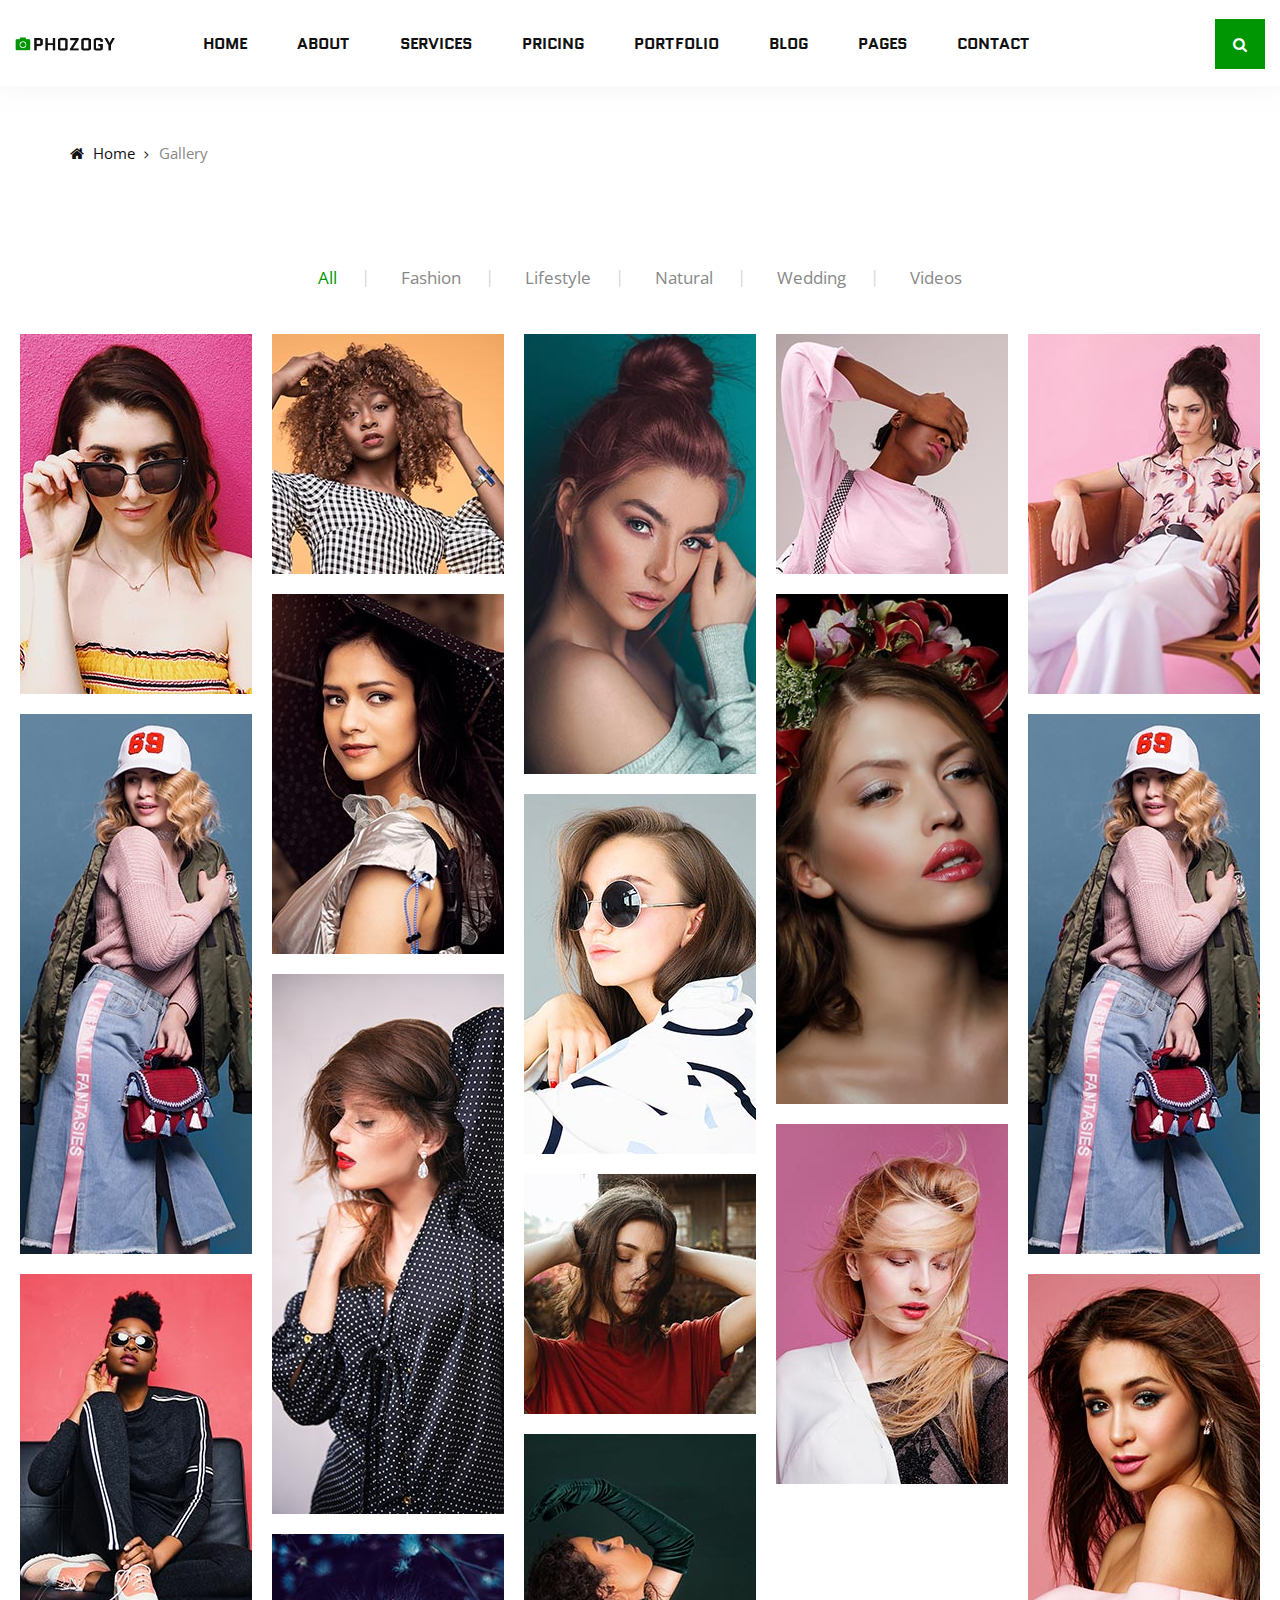
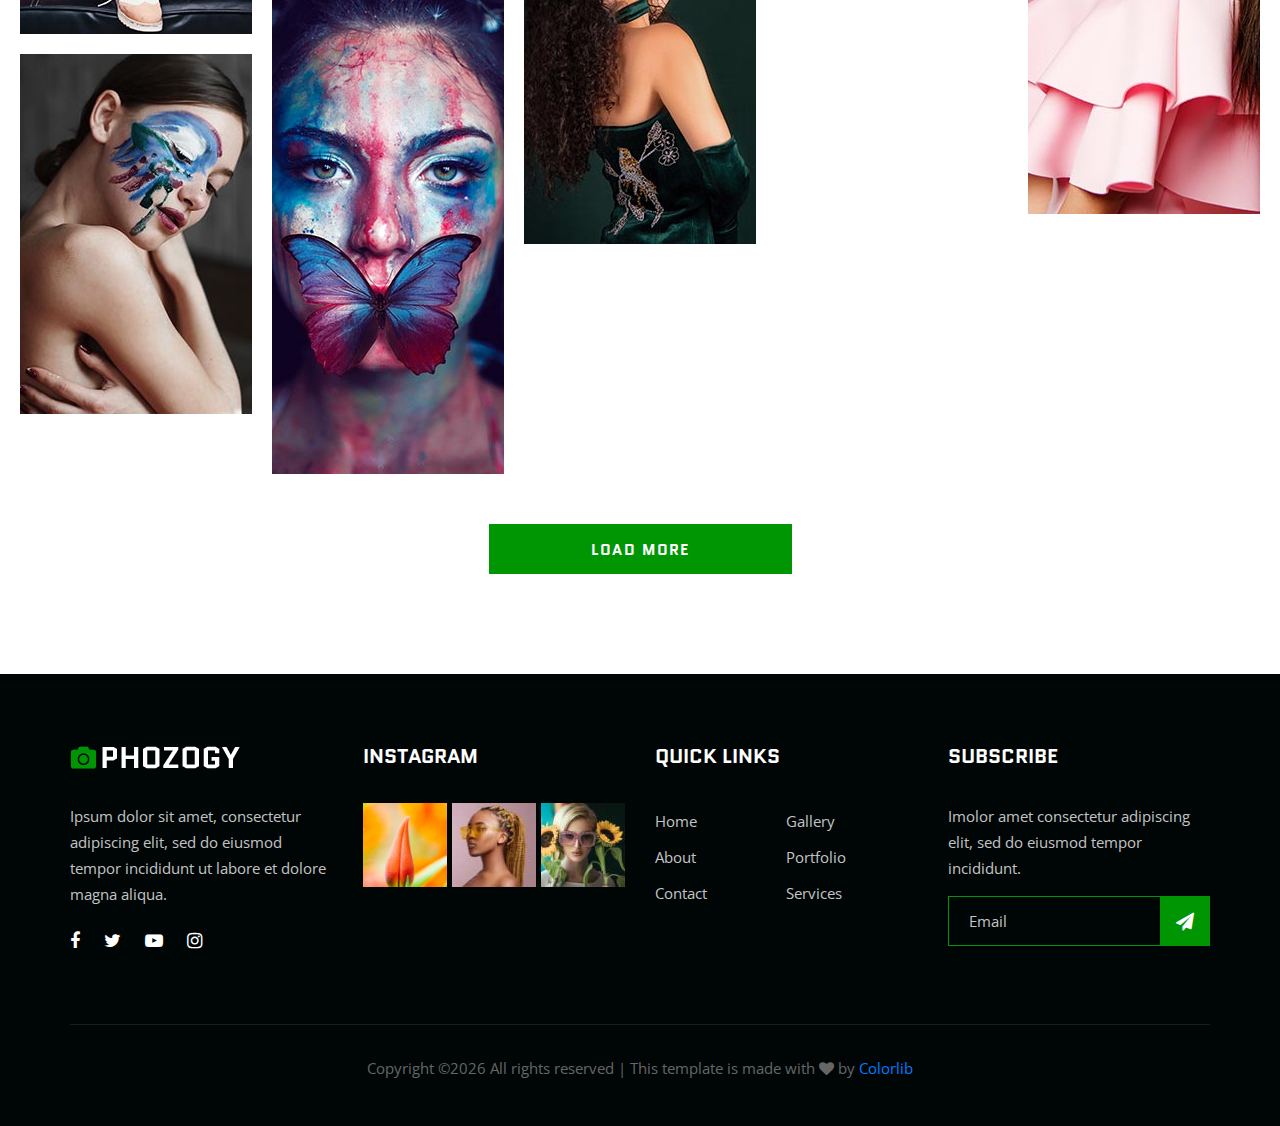
<file: gallery.html>
<!DOCTYPE html>
<html lang="zxx">

<head>
    <meta charset="UTF-8">
    <meta name="description" content="Phozogy Template">
    <meta name="keywords" content="Phozogy, unica, creative, html">
    <meta name="viewport" content="width=device-width, initial-scale=1.0">
    <meta http-equiv="X-UA-Compatible" content="ie=edge">
    <title>Phozogy | Template</title>

    <!-- Google Font -->
    <link href="https://fonts.googleapis.com/css?family=Quantico:400,700&display=swap" rel="stylesheet">
    <link href="https://fonts.googleapis.com/css?family=Open+Sans:400,600,700&display=swap" rel="stylesheet">

    <!-- Css Styles -->
    <link rel="stylesheet" href="css/bootstrap.min.css" type="text/css">
    <link rel="stylesheet" href="css/font-awesome.min.css" type="text/css">
    <link rel="stylesheet" href="css/elegant-icons.css" type="text/css">
    <link rel="stylesheet" href="css/owl.carousel.min.css" type="text/css">
    <link rel="stylesheet" href="css/magnific-popup.css" type="text/css">
    <link rel="stylesheet" href="css/slicknav.min.css" type="text/css">
    <link rel="stylesheet" href="css/style.css" type="text/css">
</head>

<body>
    <!-- Page Preloder -->
    <div id="preloder">
        <div class="loader"></div>
    </div>

    <!-- Header Section Begin -->
    <header class="header-section header-normal">
        <div class="container-fluid">
            <div class="row">
                <div class="col-lg-12">
                    <div class="logo">
                        <a href="./index.html">
                            <img src="img/logo.png" alt="">
                        </a>
                    </div>
                    <nav class="nav-menu mobile-menu">
                        <ul>
                            <li><a href="./index.html">Home</a></li>
                            <li><a href="./about.html">About</a></li>
                            <li><a href="./services.html">Services</a></li>
                            <li><a href="./pricing.html">Pricing</a></li>
                            <li><a href="./portfolio.html">Portfolio</a></li>
                            <li><a href="./blog.html">Blog</a></li>
                            <li><a href="#">Pages</a>
                                <ul class="dropdown">
                                    <li><a href="./gallery.html">Gallery</a></li>
                                    <li><a href="./portfolio-details.html">Portfolio Details</a></li>
                                    <li><a href="./blog-details.html">Blog Details</a></li>
                                </ul>
                            </li>
                            <li><a href="./contact.html">Contact</a></li>
                        </ul>
                    </nav>
                    <div class="top-search search-switch">
                        <i class="fa fa-search"></i>
                    </div>
                    <div id="mobile-menu-wrap"></div>
                </div>
            </div>
        </div>
    </header>
    <!-- Header End -->

    <!-- Breadcrumb Begin -->
    <div class="breadcrumb-option spad">
        <div class="container">
            <div class="row">
                <div class="col-lg-12">
                    <div class="bo-links">
                        <a href="./index.html"><i class="fa fa-home"></i> Home</a>
                        <span>Gallery</span>
                    </div>
                </div>
            </div>
        </div>
    </div>
    <!-- Breadcrumb End -->

    <!-- Gallery Section Begin -->
    <div class="gallery-section spad">
        <div class="container">
            <div class="row">
                <div class="col-lg-12">
                    <div class="filter-controls">
                        <ul>
                            <li class="active" data-filter="*">All</li>
                            <li data-filter=".fashion">Fashion</li>
                            <li data-filter=".lifestyle">Lifestyle</li>
                            <li data-filter=".natural">Natural</li>
                            <li data-filter=".wedding">Wedding</li>
                            <li data-filter=".videos">Videos</li>
                        </ul>
                    </div>
                </div>
            </div>
        </div>
        <div class="container-fluid">
            <div class="row">
                <div class="col-lg-12 p-0">
                    <div class="gallery-filter">
                        <div class="gf-item set-bg fashion" data-setbg="img/gallery/gallery-1.jpg">
                            <a href="img/gallery/gallery-1.jpg" class="gf-icon image-popup"><span
                                    class="icon_plus"></span></a>
                        </div>
                        <div class="gf-item small-height set-bg lifestyle" data-setbg="img/gallery/gallery-2.jpg">
                            <a href="img/gallery/gallery-2.jpg" class="gf-icon image-popup"><span
                                    class="icon_plus"></span></a>
                        </div>
                        <div class="gf-item large-small-height set-bg natural" data-setbg="img/gallery/gallery-3.jpg">
                            <a href="img/gallery/gallery-3.jpg" class="gf-icon image-popup"><span
                                    class="icon_plus"></span></a>
                        </div>
                        <div class="gf-item small-height set-bg wedding" data-setbg="img/gallery/gallery-4.jpg">
                            <a href="img/gallery/gallery-4.jpg" class="gf-icon image-popup"><span
                                    class="icon_plus"></span></a>
                        </div>
                        <div class="gf-item set-bg lifestyle" data-setbg="img/gallery/gallery-5.jpg">
                            <a href="img/gallery/gallery-5.jpg" class="gf-icon image-popup"><span
                                    class="icon_plus"></span></a>
                        </div>
                        <div class="gf-item large-height set-bg natural" data-setbg="img/gallery/gallery-6.jpg">
                            <a href="img/gallery/gallery-6.jpg" class="gf-icon image-popup"><span
                                    class="icon_plus"></span></a>
                        </div>
                        <div class="gf-item set-bg videos" data-setbg="img/gallery/gallery-7.jpg">
                            <a href="img/gallery/gallery-7.jpg" class="gf-icon image-popup"><span
                                    class="icon_plus"></span></a>
                        </div>
                        <div class="gf-item set-bg fashion" data-setbg="img/gallery/gallery-8.jpg">
                            <a href="img/gallery/gallery-8.jpg" class="gf-icon image-popup"><span
                                    class="icon_plus"></span></a>
                        </div>
                        <div class="gf-item medium-large-height set-bg videos" data-setbg="img/gallery/gallery-9.jpg">
                            <a href="img/gallery/gallery-9.jpg" class="gf-icon image-popup"><span
                                    class="icon_plus"></span></a>
                        </div>
                        <div class="gf-item large-height set-bg fashion" data-setbg="img/gallery/gallery-6.jpg">
                            <a href="img/gallery/gallery-6.jpg" class="gf-icon image-popup"><span
                                    class="icon_plus"></span></a>
                        </div>
                        <div class="gf-item set-bg wedding" data-setbg="img/gallery/gallery-10.jpg">
                            <a href="img/gallery/gallery-10.jpg" class="gf-icon image-popup"><span
                                    class="icon_plus"></span></a>
                        </div>
                        <div class="gf-item large-height set-bg wedding" data-setbg="img/gallery/gallery-11.jpg">
                            <a href="img/gallery/gallery-11.jpg" class="gf-icon image-popup"><span
                                    class="icon_plus"></span></a>
                        </div>
                        <div class="gf-item small-height set-bg wedding" data-setbg="img/gallery/gallery-12.jpg">
                            <a href="img/gallery/gallery-12.jpg" class="gf-icon image-popup"><span
                                    class="icon_plus"></span></a>
                        </div>
                        <div class="gf-item set-bg wedding" data-setbg="img/gallery/gallery-13.jpg">
                            <a href="img/gallery/gallery-13.jpg" class="gf-icon image-popup"><span
                                    class="icon_plus"></span></a>
                        </div>
                        <div class="gf-item large-height set-bg wedding" data-setbg="img/gallery/gallery-14.jpg">
                            <a href="img/gallery/gallery-14.jpg" class="gf-icon image-popup"><span
                                    class="icon_plus"></span></a>
                        </div>
                        <div class="gf-item set-bg wedding" data-setbg="img/gallery/gallery-15.jpg">
                            <a href="img/gallery/gallery-15.jpg" class="gf-icon image-popup"><span
                                    class="icon_plus"></span></a>
                        </div>
                        <div class="gf-item large-height set-bg wedding" data-setbg="img/gallery/gallery-16.jpg">
                            <a href="img/gallery/gallery-16.jpg" class="gf-icon image-popup"><span
                                    class="icon_plus"></span></a>
                        </div>
                        <div class="gf-item medium-small-height set-bg wedding" data-setbg="img/gallery/gallery-17.jpg">
                            <a href="img/gallery/gallery-17.jpg" class="gf-icon image-popup"><span
                                    class="icon_plus"></span></a>
                        </div>
                    </div>
                </div>
            </div>
        </div>
        <div class="load-more-btn portfolio-btn">
            <a href="#">Load More</a>
        </div>
    </div>
    <!-- Gallery Section End -->

    <!-- Footer Section Begin -->
    <footer class="footer-section">
        <div class="container">
            <div class="row">
                <div class="col-lg-3 col-md-6 col-sm-6">
                    <div class="fs-about">
                        <div class="fa-logo">
                            <a href="#">
                                <img src="img/f-logo.png" alt="">
                            </a>
                        </div>
                        <p>Ipsum dolor sit amet, consectetur adipiscing elit, sed do eiusmod tempor incididunt ut labore
                            et dolore magna aliqua.</p>
                        <div class="fa-social">
                            <a href="#"><i class="fa fa-facebook"></i></a>
                            <a href="#"><i class="fa fa-twitter"></i></a>
                            <a href="#"><i class="fa fa-youtube-play"></i></a>
                            <a href="#"><i class="fa fa-instagram"></i></a>
                        </div>
                    </div>
                </div>
                <div class="col-lg-3 col-md-6 col-sm-6">
                    <div class="fs-widget">
                        <h5>Instagram</h5>
                        <div class="fw-instagram">
                            <img src="img/instagram/insta-1.jpg" alt="">
                            <img src="img/instagram/insta-2.jpg" alt="">
                            <img src="img/instagram/insta-3.jpg" alt="">
                        </div>
                    </div>
                </div>
                <div class="col-lg-3 col-md-6 col-sm-6">
                    <div class="fs-widget">
                        <h5>Quick links</h5>
                        <ul>
                            <li><a href="#">Home</a></li>
                            <li><a href="#">About</a></li>
                            <li><a href="#">Contact</a></li>
                        </ul>
                        <ul>
                            <li><a href="#">Gallery</a></li>
                            <li><a href="#">Portfolio</a></li>
                            <li><a href="#">Services</a></li>
                        </ul>
                    </div>
                </div>
                <div class="col-lg-3 col-md-6 col-sm-6">
                    <div class="fs-widget">
                        <h5>Subscribe</h5>
                        <p>Imolor amet consectetur adipiscing elit, sed do eiusmod tempor incididunt.</p>
                        <div class="fw-subscribe">
                            <form action="#">
                                <input type="text" placeholder="Email">
                                <button type="submit"><i class="fa fa-send"></i></button>
                            </form>
                        </div>
                    </div>
                </div>
                <div class="col-lg-12">
                    <div class="copyright-text">
                        <p><!-- Link back to Colorlib can't be removed. Template is licensed under CC BY 3.0. -->
  Copyright &copy;<script>document.write(new Date().getFullYear());</script> All rights reserved | This template is made with <i class="fa fa-heart" aria-hidden="true"></i> by <a href="https://colorlib.com" target="_blank">Colorlib</a>
  <!-- Link back to Colorlib can't be removed. Template is licensed under CC BY 3.0. --></p>
                    </div>
                </div>
            </div>
        </div>
    </footer>
    <!-- Footer Section End -->

    <!-- Search model Begin -->
    <div class="search-model">
        <div class="h-100 d-flex align-items-center justify-content-center">
            <div class="search-close-switch">+</div>
            <form class="search-model-form">
                <input type="text" id="search-input" placeholder="Search here.....">
            </form>
        </div>
    </div>
    <!-- Search model end -->

    <!-- Js Plugins -->
    <script src="js/jquery-3.3.1.min.js"></script>
    <script src="js/bootstrap.min.js"></script>
    <script src="js/jquery.magnific-popup.min.js"></script>
    <script src="js/isotope.pkgd.min.js"></script>
    <script src="js/masonry.pkgd.min.js"></script>
    <script src="js/jquery.slicknav.js"></script>
    <script src="js/owl.carousel.min.js"></script>
    <script src="js/main.js"></script>
</body>

</html>
</file>
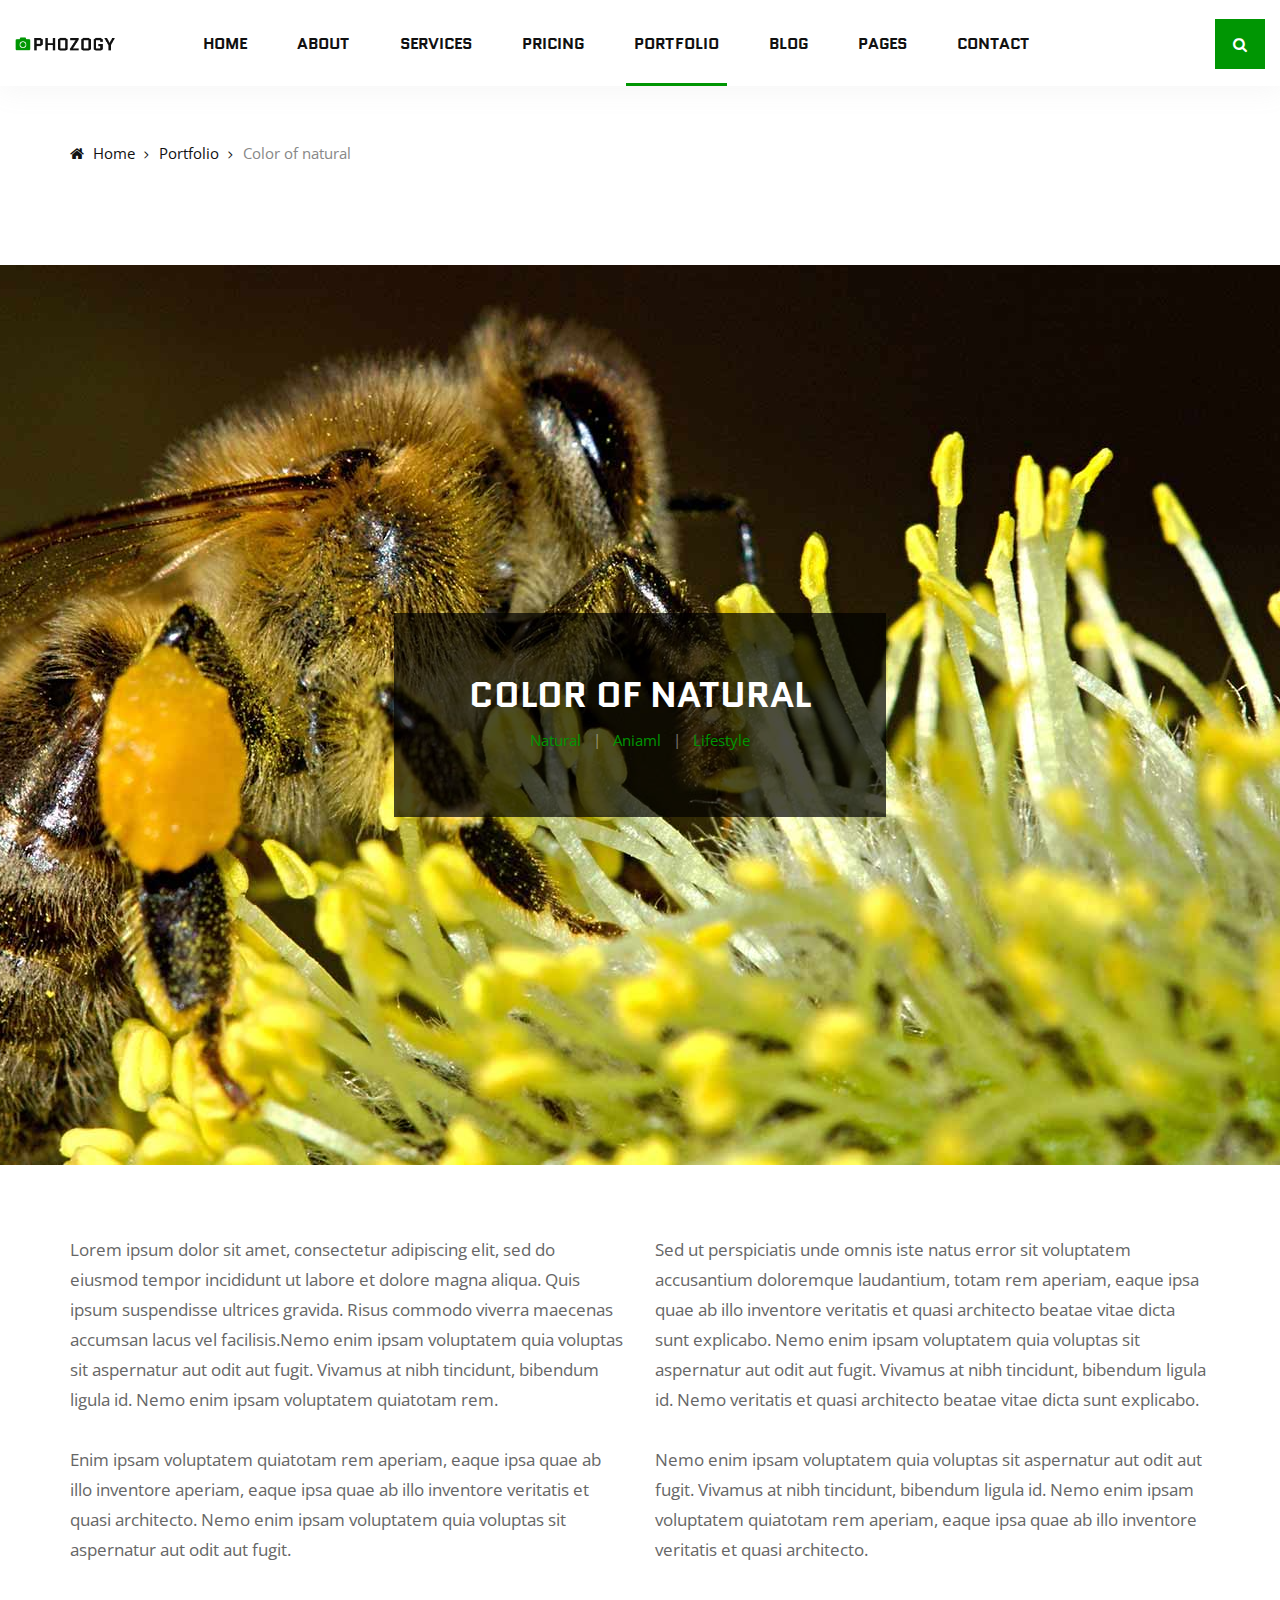
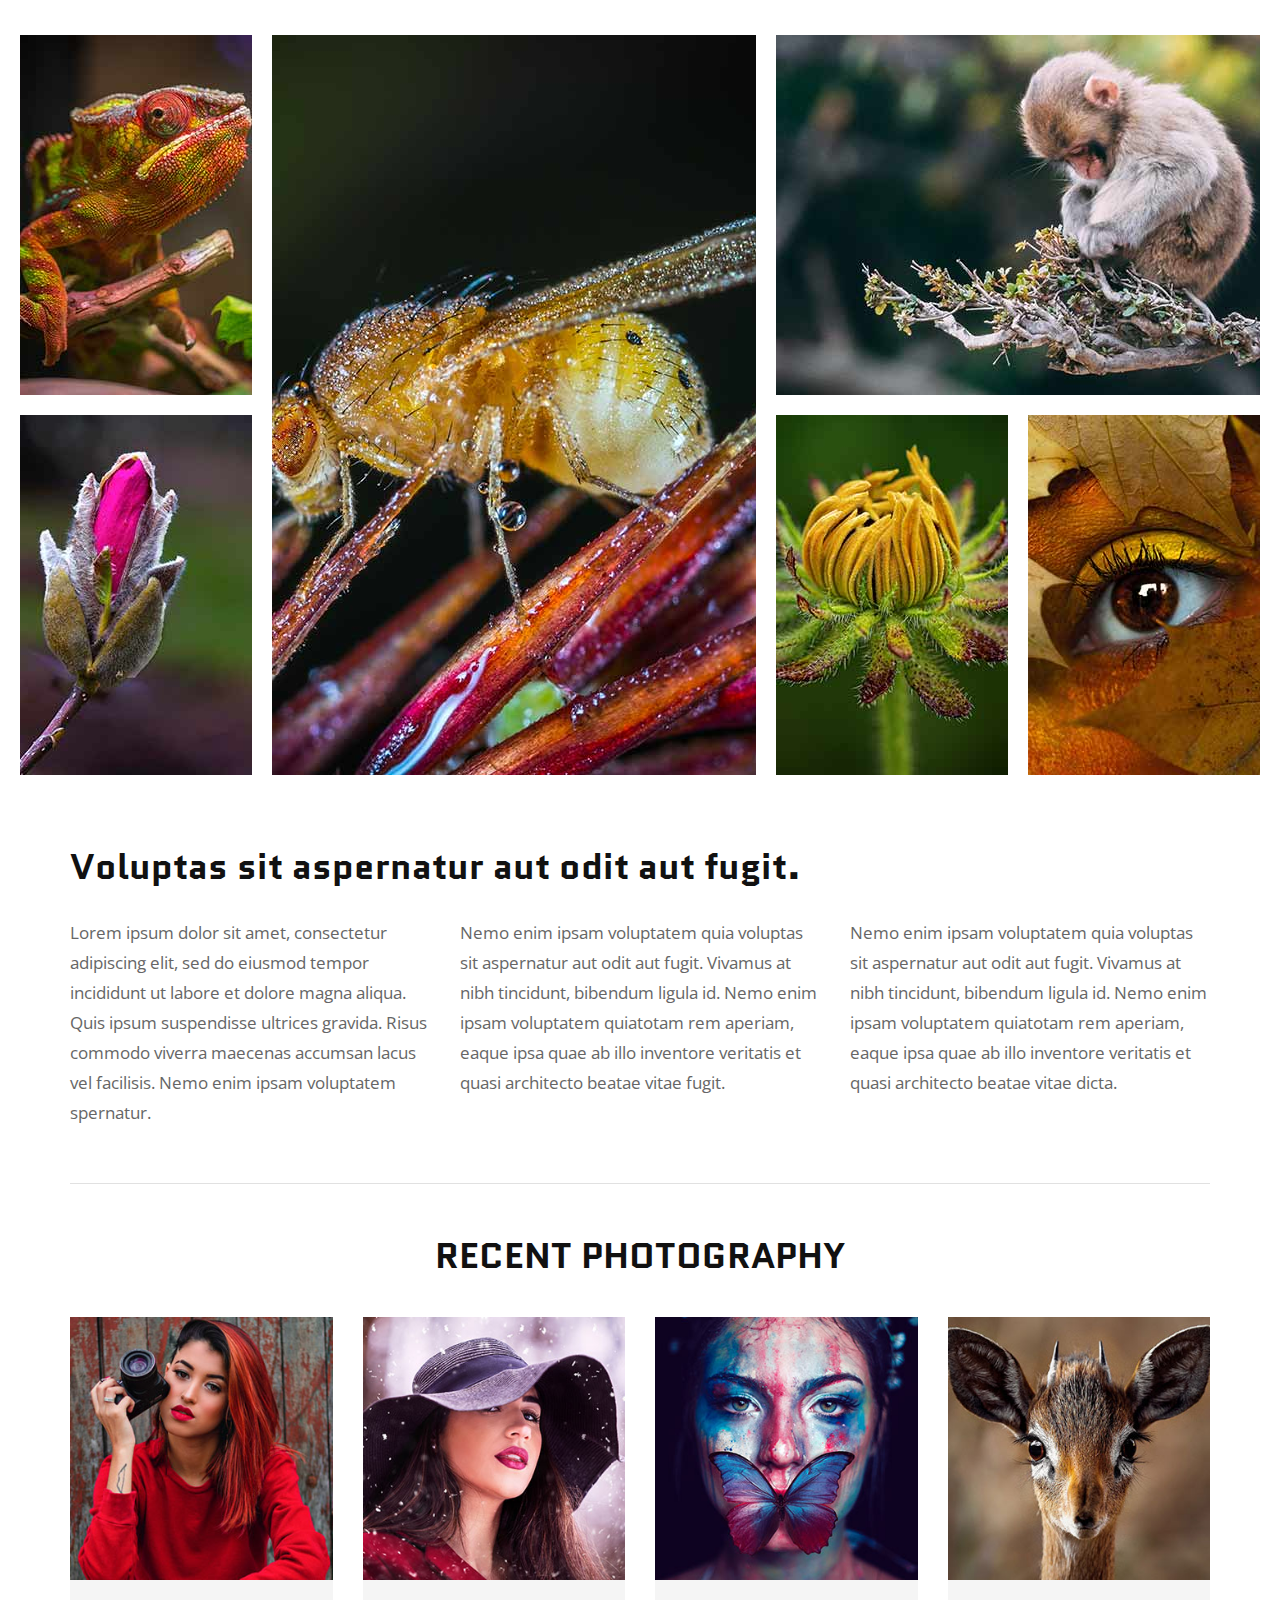
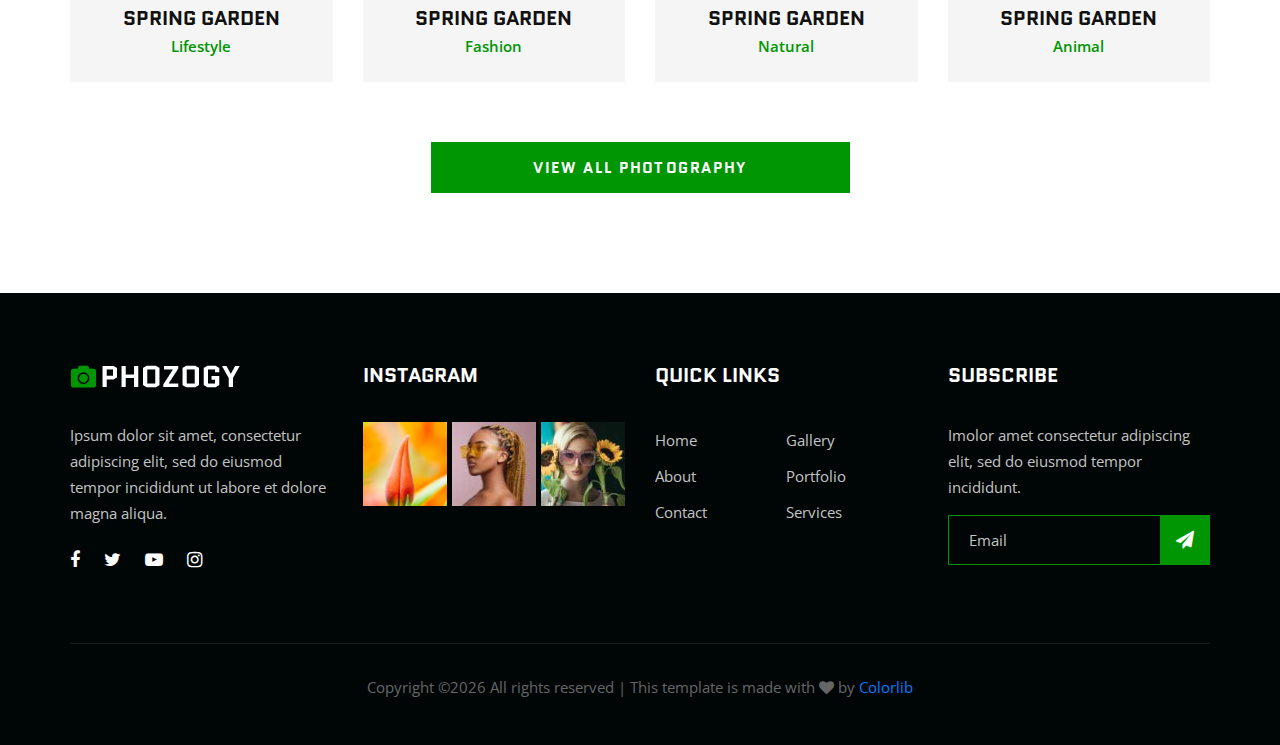
<file: portfolio-details.html>
<!DOCTYPE html>
<html lang="zxx">

<head>
    <meta charset="UTF-8">
    <meta name="description" content="Phozogy Template">
    <meta name="keywords" content="Phozogy, unica, creative, html">
    <meta name="viewport" content="width=device-width, initial-scale=1.0">
    <meta http-equiv="X-UA-Compatible" content="ie=edge">
    <title>Phozogy | Template</title>

    <!-- Google Font -->
    <link href="https://fonts.googleapis.com/css?family=Quantico:400,700&display=swap" rel="stylesheet">
    <link href="https://fonts.googleapis.com/css?family=Open+Sans:400,600,700&display=swap" rel="stylesheet">

    <!-- Css Styles -->
    <link rel="stylesheet" href="css/bootstrap.min.css" type="text/css">
    <link rel="stylesheet" href="css/font-awesome.min.css" type="text/css">
    <link rel="stylesheet" href="css/elegant-icons.css" type="text/css">
    <link rel="stylesheet" href="css/owl.carousel.min.css" type="text/css">
    <link rel="stylesheet" href="css/magnific-popup.css" type="text/css">
    <link rel="stylesheet" href="css/slicknav.min.css" type="text/css">
    <link rel="stylesheet" href="css/style.css" type="text/css">
</head>

<body>
    <!-- Page Preloder -->
    <div id="preloder">
        <div class="loader"></div>
    </div>

    <!-- Header Section Begin -->
    <header class="header-section header-normal">
        <div class="container-fluid">
            <div class="row">
                <div class="col-lg-12">
                    <div class="logo">
                        <a href="./index.html">
                            <img src="img/logo.png" alt="">
                        </a>
                    </div>
                    <nav class="nav-menu mobile-menu">
                        <ul>
                            <li><a href="./index.html">Home</a></li>
                            <li><a href="./about.html">About</a></li>
                            <li><a href="./services.html">Services</a></li>
                            <li><a href="./pricing.html">Pricing</a></li>
                            <li class="active"><a href="./portfolio.html">Portfolio</a></li>
                            <li><a href="./blog.html">Blog</a></li>
                            <li><a href="#">Pages</a>
                                <ul class="dropdown">
                                    <li><a href="./gallery.html">Gallery</a></li>
                                    <li><a href="./portfolio-details.html">Portfolio Details</a></li>
                                    <li><a href="./blog-details.html">Blog Details</a></li>
                                </ul>
                            </li>
                            <li><a href="./contact.html">Contact</a></li>
                        </ul>
                    </nav>
                    <div class="top-search search-switch">
                        <i class="fa fa-search"></i>
                    </div>
                    <div id="mobile-menu-wrap"></div>
                </div>
            </div>
        </div>
    </header>
    <!-- Header End -->

    <!-- Breadcrumb Begin -->
    <div class="breadcrumb-option spad">
        <div class="container">
            <div class="row">
                <div class="col-lg-12">
                    <div class="bo-links">
                        <a href="./index.html"><i class="fa fa-home"></i> Home</a>
                        <a href="./portfolio.html">Portfolio</a>
                        <span>Color of natural</span>
                    </div>
                </div>
            </div>
        </div>
    </div>
    <!-- Breadcrumb End -->

    <!-- Portfolio Hero Section Begin -->
    <section class="portfolio-hero-section set-bg" data-setbg="img/portfolio/details/details-hero.jpg">
        <div class="container">
            <div class="row">
                <div class="col-lg-12">
                    <div class="ph-text">
                        <h2>Color of natural</h2>
                        <ul>
                            <li>Natural</li>
                            <li>Aniaml</li>
                            <li>Lifestyle</li>
                        </ul>
                    </div>
                </div>
            </div>
        </div>
    </section>
    <!-- Portfolio Hero Section End -->

    <!-- Portfolio Details Section Begin -->
    <section class="portfolio-details-section spad">
        <div class="container">
            <div class="row">
                <div class="col-lg-6">
                    <div class="pd-text">
                        <p>Lorem ipsum dolor sit amet, consectetur adipiscing elit, sed do eiusmod tempor incididunt ut
                            labore et dolore magna aliqua. Quis ipsum suspendisse ultrices gravida. Risus commodo
                            viverra maecenas accumsan lacus vel facilisis.Nemo enim ipsam voluptatem quia voluptas sit
                            aspernatur aut odit aut fugit. Vivamus at nibh tincidunt, bibendum ligula id. Nemo enim
                            ipsam voluptatem quiatotam rem.</p>
                        <p>Enim ipsam voluptatem quiatotam rem aperiam, eaque ipsa quae ab illo inventore aperiam, eaque
                            ipsa quae ab illo inventore veritatis et quasi architecto. Nemo enim ipsam voluptatem quia
                            voluptas sit aspernatur aut odit aut fugit.</p>
                    </div>
                </div>
                <div class="col-lg-6">
                    <div class="pd-text">
                        <p>Sed ut perspiciatis unde omnis iste natus error sit voluptatem accusantium doloremque
                            laudantium, totam rem aperiam, eaque ipsa quae ab illo inventore veritatis et quasi
                            architecto beatae vitae dicta sunt explicabo. Nemo enim ipsam voluptatem quia voluptas sit
                            aspernatur aut odit aut fugit. Vivamus at nibh tincidunt, bibendum ligula id. Nemo veritatis
                            et quasi architecto beatae vitae dicta sunt explicabo.</p>
                        <p>Nemo enim ipsam voluptatem quia voluptas sit aspernatur aut odit aut fugit. Vivamus at nibh
                            tincidunt, bibendum ligula id. Nemo enim ipsam voluptatem quiatotam rem aperiam, eaque ipsa
                            quae ab illo inventore veritatis et quasi architecto.</p>
                    </div>
                </div>
            </div>
        </div>
        <div class="portfolio-pics">
            <div class="portfolio-details-pic">
                <div class="pdp-item set-bg" data-setbg="img/portfolio/details/details-pic/dp-1.jpg"></div>
                <div class="pdp-item set-bg large-width large-height"
                    data-setbg="img/portfolio/details/details-pic/dp-2.jpg"></div>
                <div class="pdp-item set-bg large-width" data-setbg="img/portfolio/details/details-pic/dp-3.jpg"></div>
                <div class="pdp-item set-bg" data-setbg="img/portfolio/details/details-pic/dp-4.jpg"></div>
                <div class="pdp-item set-bg" data-setbg="img/portfolio/details/details-pic/dp-5.jpg"></div>
                <div class="pdp-item set-bg" data-setbg="img/portfolio/details/details-pic/dp-6.jpg"></div>
            </div>
        </div>
        <div class="pd-more-text">
            <div class="container">
                <div class="row">
                    <div class="col-lg-12">
                        <h2>Voluptas sit aspernatur aut odit aut fugit.</h2>
                    </div>
                    <div class="col-lg-4">
                        <p>Lorem ipsum dolor sit amet, consectetur adipiscing elit, sed do eiusmod tempor incididunt ut
                            labore et dolore magna aliqua. Quis ipsum suspendisse ultrices gravida. Risus commodo
                            viverra maecenas accumsan lacus vel facilisis. Nemo enim ipsam voluptatem spernatur.</p>
                    </div>
                    <div class="col-lg-4">
                        <p>Nemo enim ipsam voluptatem quia voluptas sit aspernatur aut odit aut fugit. Vivamus at nibh
                            tincidunt, bibendum ligula id. Nemo enim ipsam voluptatem quiatotam rem aperiam, eaque ipsa
                            quae ab illo inventore veritatis et quasi architecto beatae vitae fugit.</p>
                    </div>
                    <div class="col-lg-4">
                        <p>Nemo enim ipsam voluptatem quia voluptas sit aspernatur aut odit aut fugit. Vivamus at nibh
                            tincidunt, bibendum ligula id. Nemo enim ipsam voluptatem quiatotam rem aperiam, eaque ipsa
                            quae ab illo inventore veritatis et quasi architecto beatae vitae dicta.</p>
                    </div>
                </div>
            </div>
        </div>
    </section>
    <!-- Portfolio Details Section End -->

    <!-- Recent Photography Section Begin -->
    <section class="recent-photography-section spad">
        <div class="container">
            <div class="row">
                <div class="col-lg-12 text-center">
                    <div class="section-title">
                        <h2>Recent photography</h2>
                    </div>
                </div>
            </div>
            <div class="row">
                <div class="col-lg-3 col-md-6 col-sm-6">
                    <div class="rp-item">
                        <img src="img/recent-photography/rp-1.jpg" alt="">
                        <div class="rp-text">
                            <h5>SPRING GARDEN</h5>
                            <span>Lifestyle</span>
                        </div>
                    </div>
                </div>
                <div class="col-lg-3 col-md-6 col-sm-6">
                    <div class="rp-item">
                        <img src="img/recent-photography/rp-2.jpg" alt="">
                        <div class="rp-text">
                            <h5>SPRING GARDEN</h5>
                            <span>Fashion</span>
                        </div>
                    </div>
                </div>
                <div class="col-lg-3 col-md-6 col-sm-6">
                    <div class="rp-item">
                        <img src="img/recent-photography/rp-3.jpg" alt="">
                        <div class="rp-text">
                            <h5>SPRING GARDEN</h5>
                            <span>Natural</span>
                        </div>
                    </div>
                </div>
                <div class="col-lg-3 col-md-6 col-sm-6">
                    <div class="rp-item">
                        <img src="img/recent-photography/rp-4.jpg" alt="">
                        <div class="rp-text">
                            <h5>SPRING GARDEN</h5>
                            <span>Animal</span>
                        </div>
                    </div>
                </div>
            </div>
            <div class="load-more-btn portfolio-btn">
                <a href="#">View all photography</a>
            </div>
        </div>
    </section>
    <!-- Recent Photography Section End -->

    <!-- Footer Section Begin -->
    <footer class="footer-section">
        <div class="container">
            <div class="row">
                <div class="col-lg-3 col-md-6 col-sm-6">
                    <div class="fs-about">
                        <div class="fa-logo">
                            <a href="#">
                                <img src="img/f-logo.png" alt="">
                            </a>
                        </div>
                        <p>Ipsum dolor sit amet, consectetur adipiscing elit, sed do eiusmod tempor incididunt ut labore
                            et dolore magna aliqua.</p>
                        <div class="fa-social">
                            <a href="#"><i class="fa fa-facebook"></i></a>
                            <a href="#"><i class="fa fa-twitter"></i></a>
                            <a href="#"><i class="fa fa-youtube-play"></i></a>
                            <a href="#"><i class="fa fa-instagram"></i></a>
                        </div>
                    </div>
                </div>
                <div class="col-lg-3 col-md-6 col-sm-6">
                    <div class="fs-widget">
                        <h5>Instagram</h5>
                        <div class="fw-instagram">
                            <img src="img/instagram/insta-1.jpg" alt="">
                            <img src="img/instagram/insta-2.jpg" alt="">
                            <img src="img/instagram/insta-3.jpg" alt="">
                        </div>
                    </div>
                </div>
                <div class="col-lg-3 col-md-6 col-sm-6">
                    <div class="fs-widget">
                        <h5>Quick links</h5>
                        <ul>
                            <li><a href="#">Home</a></li>
                            <li><a href="#">About</a></li>
                            <li><a href="#">Contact</a></li>
                        </ul>
                        <ul>
                            <li><a href="#">Gallery</a></li>
                            <li><a href="#">Portfolio</a></li>
                            <li><a href="#">Services</a></li>
                        </ul>
                    </div>
                </div>
                <div class="col-lg-3 col-md-6 col-sm-6">
                    <div class="fs-widget">
                        <h5>Subscribe</h5>
                        <p>Imolor amet consectetur adipiscing elit, sed do eiusmod tempor incididunt.</p>
                        <div class="fw-subscribe">
                            <form action="#">
                                <input type="text" placeholder="Email">
                                <button type="submit"><i class="fa fa-send"></i></button>
                            </form>
                        </div>
                    </div>
                </div>
                <div class="col-lg-12">
                    <div class="copyright-text">
                        <p><!-- Link back to Colorlib can't be removed. Template is licensed under CC BY 3.0. -->
  Copyright &copy;<script>document.write(new Date().getFullYear());</script> All rights reserved | This template is made with <i class="fa fa-heart" aria-hidden="true"></i> by <a href="https://colorlib.com" target="_blank">Colorlib</a>
  <!-- Link back to Colorlib can't be removed. Template is licensed under CC BY 3.0. --></p>
                    </div>
                </div>
            </div>
        </div>
    </footer>
    <!-- Footer Section End -->

    <!-- Search model Begin -->
    <div class="search-model">
        <div class="h-100 d-flex align-items-center justify-content-center">
            <div class="search-close-switch">+</div>
            <form class="search-model-form">
                <input type="text" id="search-input" placeholder="Search here.....">
            </form>
        </div>
    </div>
    <!-- Search model end -->

    <!-- Js Plugins -->
    <script src="js/jquery-3.3.1.min.js"></script>
    <script src="js/bootstrap.min.js"></script>
    <script src="js/jquery.magnific-popup.min.js"></script>
    <script src="js/isotope.pkgd.min.js"></script>
    <script src="js/masonry.pkgd.min.js"></script>
    <script src="js/jquery.slicknav.js"></script>
    <script src="js/owl.carousel.min.js"></script>
    <script src="js/main.js"></script>
</body>

</html>
</file>
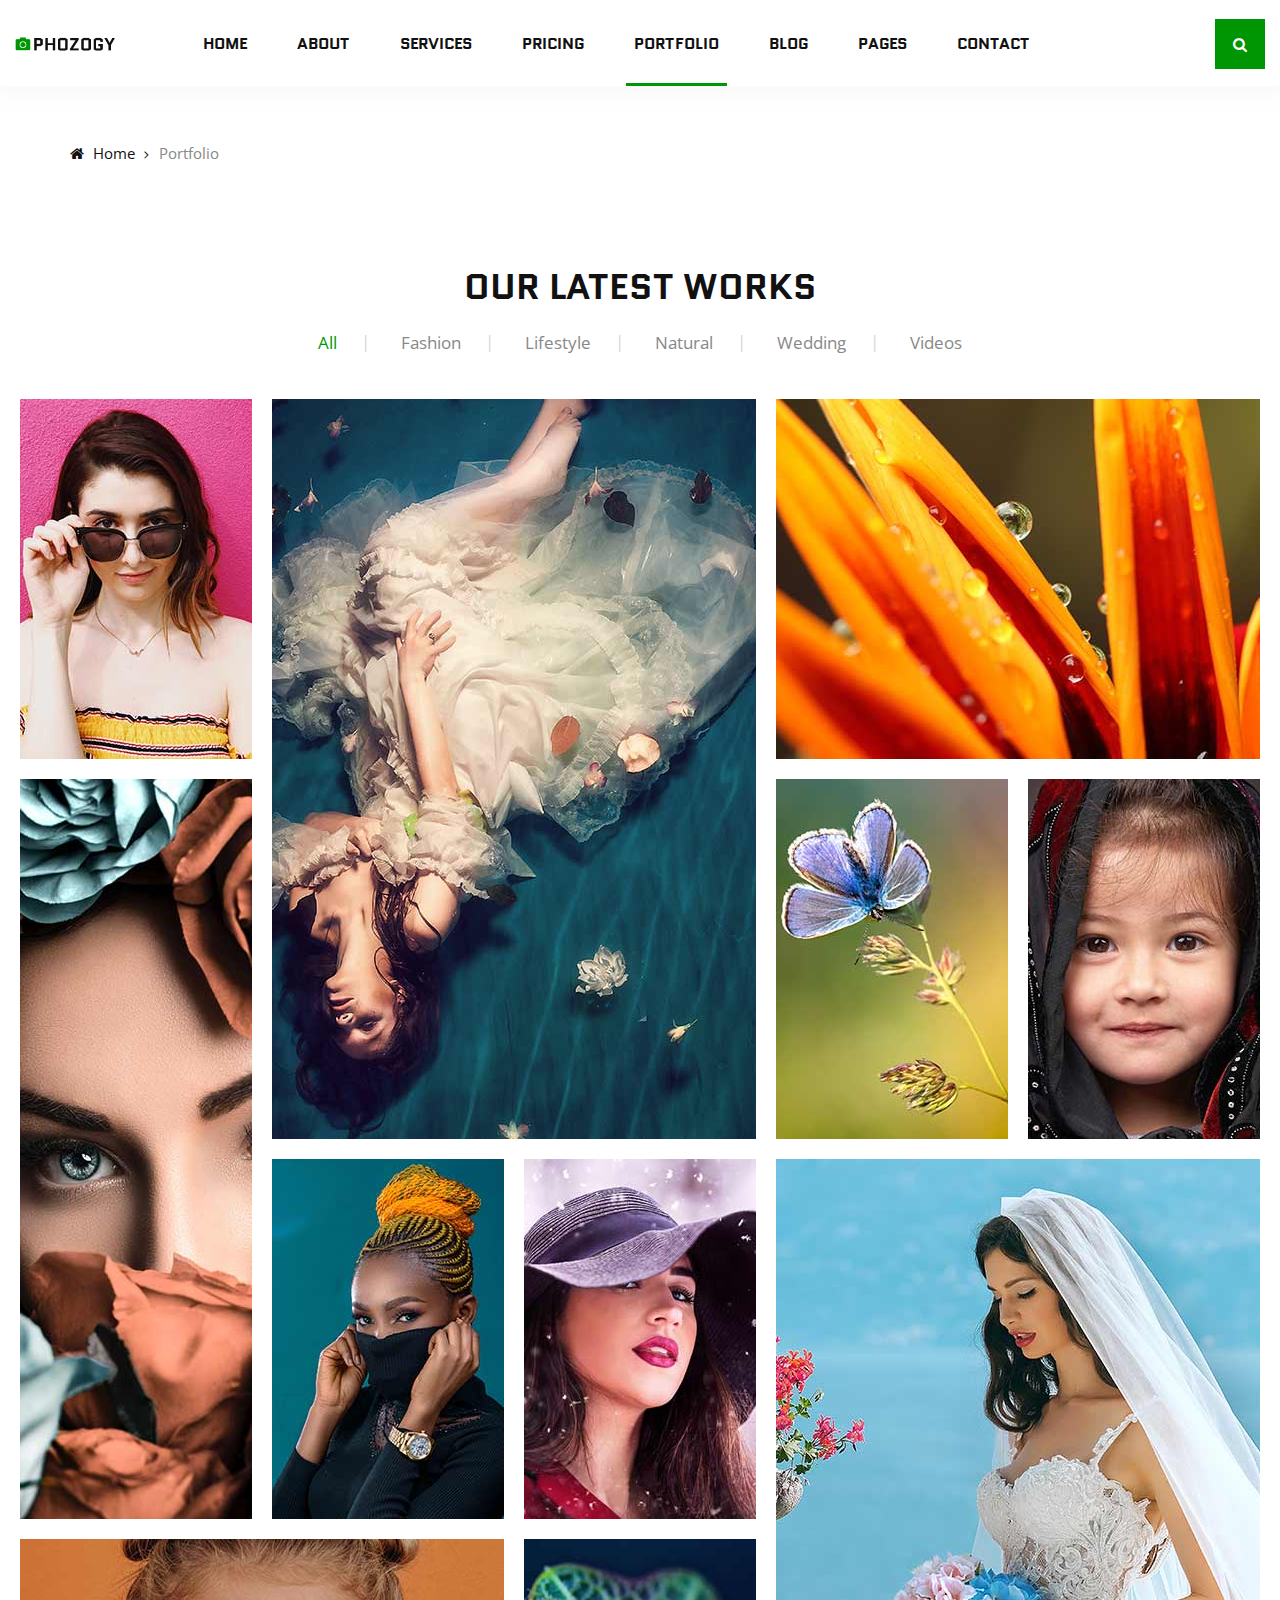
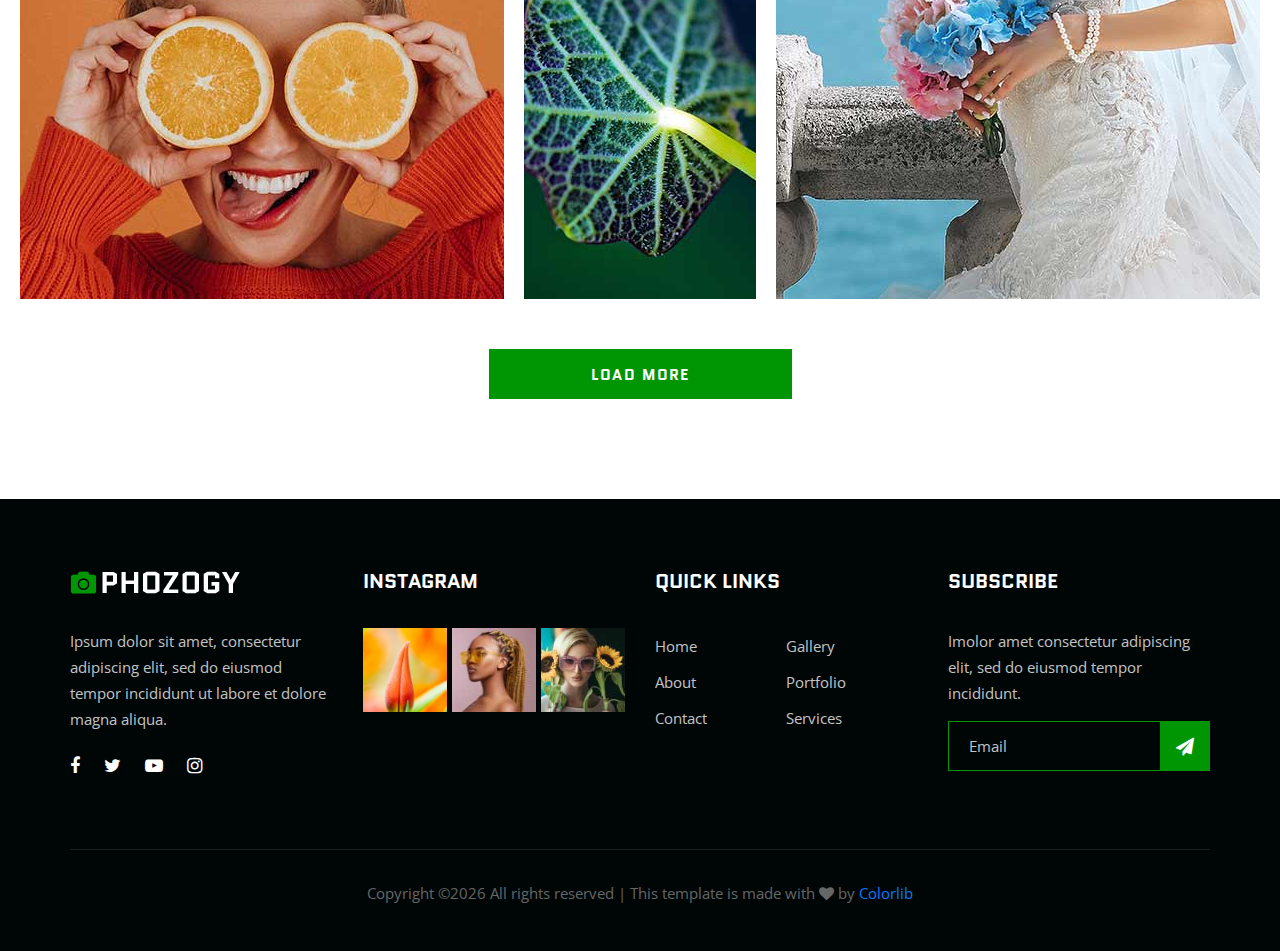
<file: portfolio.html>
<!DOCTYPE html>
<html lang="zxx">

<head>
    <meta charset="UTF-8">
    <meta name="description" content="Phozogy Template">
    <meta name="keywords" content="Phozogy, unica, creative, html">
    <meta name="viewport" content="width=device-width, initial-scale=1.0">
    <meta http-equiv="X-UA-Compatible" content="ie=edge">
    <title>Phozogy | Template</title>

    <!-- Google Font -->
    <link href="https://fonts.googleapis.com/css?family=Quantico:400,700&display=swap" rel="stylesheet">
    <link href="https://fonts.googleapis.com/css?family=Open+Sans:400,600,700&display=swap" rel="stylesheet">

    <!-- Css Styles -->
    <link rel="stylesheet" href="css/bootstrap.min.css" type="text/css">
    <link rel="stylesheet" href="css/font-awesome.min.css" type="text/css">
    <link rel="stylesheet" href="css/elegant-icons.css" type="text/css">
    <link rel="stylesheet" href="css/owl.carousel.min.css" type="text/css">
    <link rel="stylesheet" href="css/magnific-popup.css" type="text/css">
    <link rel="stylesheet" href="css/slicknav.min.css" type="text/css">
    <link rel="stylesheet" href="css/style.css" type="text/css">
</head>

<body>
    <!-- Page Preloder -->
    <div id="preloder">
        <div class="loader"></div>
    </div>

    <!-- Header Section Begin -->
    <header class="header-section header-normal">
        <div class="container-fluid">
            <div class="row">
                <div class="col-lg-12">
                    <div class="logo">
                        <a href="./index.html">
                            <img src="img/logo.png" alt="">
                        </a>
                    </div>
                    <nav class="nav-menu mobile-menu">
                        <ul>
                            <li><a href="./index.html">Home</a></li>
                            <li><a href="./about.html">About</a></li>
                            <li><a href="./services.html">Services</a></li>
                            <li><a href="./pricing.html">Pricing</a></li>
                            <li class="active"><a href="./portfolio.html">Portfolio</a></li>
                            <li><a href="./blog.html">Blog</a></li>
                            <li><a href="#">Pages</a>
                                <ul class="dropdown">
                                    <li><a href="./gallery.html">Gallery</a></li>
                                    <li><a href="./portfolio-details.html">Portfolio Details</a></li>
                                    <li><a href="./blog-details.html">Blog Details</a></li>
                                </ul>
                            </li>
                            <li><a href="./contact.html">Contact</a></li>
                        </ul>
                    </nav>
                    <div class="top-search search-switch">
                        <i class="fa fa-search"></i>
                    </div>
                    <div id="mobile-menu-wrap"></div>
                </div>
            </div>
        </div>
    </header>
    <!-- Header End -->

    <!-- Breadcrumb Begin -->
    <div class="breadcrumb-option spad">
        <div class="container">
            <div class="row">
                <div class="col-lg-12">
                    <div class="bo-links">
                        <a href="./index.html"><i class="fa fa-home"></i> Home</a>
                        <span>Portfolio</span>
                    </div>
                </div>
            </div>
        </div>
    </div>
    <!-- Breadcrumb End -->

    <!-- Portfolio Section Begin -->
    <section class="portfolio-section portfolio-page spad">
        <div class="container">
            <div class="row">
                <div class="col-lg-12">
                    <div class="section-title">
                        <h2>Our latest works</h2>
                    </div>
                    <div class="filter-controls">
                        <ul>
                            <li class="active" data-filter="*">All</li>
                            <li data-filter=".fashion">Fashion</li>
                            <li data-filter=".lifestyle">Lifestyle</li>
                            <li data-filter=".natural">Natural</li>
                            <li data-filter=".wedding">Wedding</li>
                            <li data-filter=".videos">Videos</li>
                        </ul>
                    </div>
                </div>
            </div>
        </div>
        <div class="container-fluid">
            <div class="row">
                <div class="col-lg-12 p-0">
                    <div class="portfolio-filter">
                        <div class="pf-item set-bg fashion" data-setbg="img/portfolio/pf-1.jpg">
                            <a href="img/portfolio/pf-1.jpg" class="pf-icon image-popup"><span class="icon_plus"></span></a>
                            <div class="pf-text">
                                <h4>COLORS SPEAK</h4>
                                <span>Fashion</span>
                            </div>
                        </div>
                        <div class="pf-item large-width large-height set-bg lifestyle" data-setbg="img/portfolio/pf-2.jpg">
                            <a href="img/portfolio/pf-2.jpg" class="pf-icon image-popup"><span class="icon_plus"></span></a>
                            <div class="pf-text">
                                <h4>COLORS SPEAK</h4>
                                <span>Fashion</span>
                            </div>
                        </div>
                        <div class="pf-item large-width set-bg natural" data-setbg="img/portfolio/pf-3.jpg">
                            <a href="img/portfolio/pf-3.jpg" class="pf-icon image-popup"><span class="icon_plus"></span></a>
                            <div class="pf-text">
                                <h4>COLORS SPEAK</h4>
                                <span>Fashion</span>
                            </div>
                        </div>
                        <div class="pf-item large-height set-bg wedding" data-setbg="img/portfolio/pf-4.jpg">
                            <a href="img/portfolio/pf-4.jpg" class="pf-icon image-popup"><span class="icon_plus"></span></a>
                            <div class="pf-text">
                                <h4>COLORS SPEAK</h4>
                                <span>Fashion</span>
                            </div>
                        </div>
                        <div class="pf-item set-bg lifestyle" data-setbg="img/portfolio/pf-7.jpg">
                            <a href="img/portfolio/pf-7.jpg" class="pf-icon image-popup"><span class="icon_plus"></span></a>
                            <div class="pf-text">
                                <h4>COLORS SPEAK</h4>
                                <span>Fashion</span>
                            </div>
                        </div>
                        <div class="pf-item set-bg natural" data-setbg="img/portfolio/pf-8.jpg">
                            <a href="img/portfolio/pf-8.jpg" class="pf-icon image-popup"><span class="icon_plus"></span></a>
                            <div class="pf-text">
                                <h4>COLORS SPEAK</h4>
                                <span>Fashion</span>
                            </div>
                        </div>
                        <div class="pf-item set-bg videos" data-setbg="img/portfolio/pf-5.jpg">
                            <a href="img/portfolio/pf-5.jpg" class="pf-icon image-popup"><span class="icon_plus"></span></a>
                            <div class="pf-text">
                                <h4>COLORS SPEAK</h4>
                                <span>Fashion</span>
                            </div>
                        </div>
                        <div class="pf-item set-bg fashion" data-setbg="img/portfolio/pf-6.jpg">
                            <a href="img/portfolio/pf-6.jpg" class="pf-icon image-popup"><span class="icon_plus"></span></a>
                            <div class="pf-text">
                                <h4>COLORS SPEAK</h4>
                                <span>Fashion</span>
                            </div>
                        </div>
                        <div class="pf-item large-width set-bg videos" data-setbg="img/portfolio/pf-10.jpg">
                            <a href="img/portfolio/pf-10.jpg" class="pf-icon image-popup"><span class="icon_plus"></span></a>
                            <div class="pf-text">
                                <h4>COLORS SPEAK</h4>
                                <span>Fashion</span>
                            </div>
                        </div>
                        <div class="pf-item set-bg fashion" data-setbg="img/portfolio/pf-11.jpg">
                            <a href="img/portfolio/pf-11.jpg" class="pf-icon image-popup"><span class="icon_plus"></span></a>
                            <div class="pf-text">
                                <h4>COLORS SPEAK</h4>
                                <span>Fashion</span>
                            </div>
                        </div>
                        <div class="pf-item large-width large-height set-bg wedding" data-setbg="img/portfolio/pf-9.jpg">
                            <a href="img/portfolio/pf-9.jpg" class="pf-icon image-popup"><span class="icon_plus"></span></a>
                            <div class="pf-text">
                                <h4>COLORS SPEAK</h4>
                                <span>Fashion</span>
                            </div>
                        </div>
                    </div>
                </div>
            </div>
        </div>
        <div class="load-more-btn portfolio-btn">
            <a href="#">Load More</a>
        </div>
    </section>
    <!-- Portfolio Section End -->

    <!-- Footer Section Begin -->
    <footer class="footer-section">
        <div class="container">
            <div class="row">
                <div class="col-lg-3 col-md-6 col-sm-6">
                    <div class="fs-about">
                        <div class="fa-logo">
                            <a href="#">
                                <img src="img/f-logo.png" alt="">
                            </a>
                        </div>
                        <p>Ipsum dolor sit amet, consectetur adipiscing elit, sed do eiusmod tempor incididunt ut labore et dolore magna aliqua.</p>
                        <div class="fa-social">
                            <a href="#"><i class="fa fa-facebook"></i></a>
                            <a href="#"><i class="fa fa-twitter"></i></a>
                            <a href="#"><i class="fa fa-youtube-play"></i></a>
                            <a href="#"><i class="fa fa-instagram"></i></a>
                        </div>
                    </div>
                </div>
                <div class="col-lg-3 col-md-6 col-sm-6">
                    <div class="fs-widget">
                        <h5>Instagram</h5>
                        <div class="fw-instagram">
                            <img src="img/instagram/insta-1.jpg" alt="">
                            <img src="img/instagram/insta-2.jpg" alt="">
                            <img src="img/instagram/insta-3.jpg" alt="">
                        </div>
                    </div>
                </div>
                <div class="col-lg-3 col-md-6 col-sm-6">
                    <div class="fs-widget">
                        <h5>Quick links</h5>
                        <ul>
                            <li><a href="#">Home</a></li>
                            <li><a href="#">About</a></li>
                            <li><a href="#">Contact</a></li>
                        </ul>
                        <ul>
                            <li><a href="#">Gallery</a></li>
                            <li><a href="#">Portfolio</a></li>
                            <li><a href="#">Services</a></li>
                        </ul>
                    </div>
                </div>
                <div class="col-lg-3 col-md-6 col-sm-6">
                    <div class="fs-widget">
                        <h5>Subscribe</h5>
                        <p>Imolor amet consectetur adipiscing elit, sed do eiusmod tempor incididunt.</p>
                        <div class="fw-subscribe">
                            <form action="#">
                                <input type="text" placeholder="Email">
                                <button type="submit"><i class="fa fa-send"></i></button>
                            </form>
                        </div>
                    </div>
                </div>
                <div class="col-lg-12">
                    <div class="copyright-text">
                        <p><!-- Link back to Colorlib can't be removed. Template is licensed under CC BY 3.0. -->
  Copyright &copy;<script>document.write(new Date().getFullYear());</script> All rights reserved | This template is made with <i class="fa fa-heart" aria-hidden="true"></i> by <a href="https://colorlib.com" target="_blank">Colorlib</a>
  <!-- Link back to Colorlib can't be removed. Template is licensed under CC BY 3.0. --></p>
                    </div>
                </div>
            </div>
        </div>
    </footer>
    <!-- Footer Section End -->

    <!-- Search model Begin -->
    <div class="search-model">
        <div class="h-100 d-flex align-items-center justify-content-center">
            <div class="search-close-switch">+</div>
            <form class="search-model-form">
                <input type="text" id="search-input" placeholder="Search here.....">
            </form>
        </div>
    </div>
    <!-- Search model end -->

    <!-- Js Plugins -->
    <script src="js/jquery-3.3.1.min.js"></script>
    <script src="js/bootstrap.min.js"></script>
    <script src="js/jquery.magnific-popup.min.js"></script>
    <script src="js/isotope.pkgd.min.js"></script>
    <script src="js/masonry.pkgd.min.js"></script>
    <script src="js/jquery.slicknav.js"></script>
    <script src="js/owl.carousel.min.js"></script>
    <script src="js/main.js"></script>
</body>

</html>
</file>
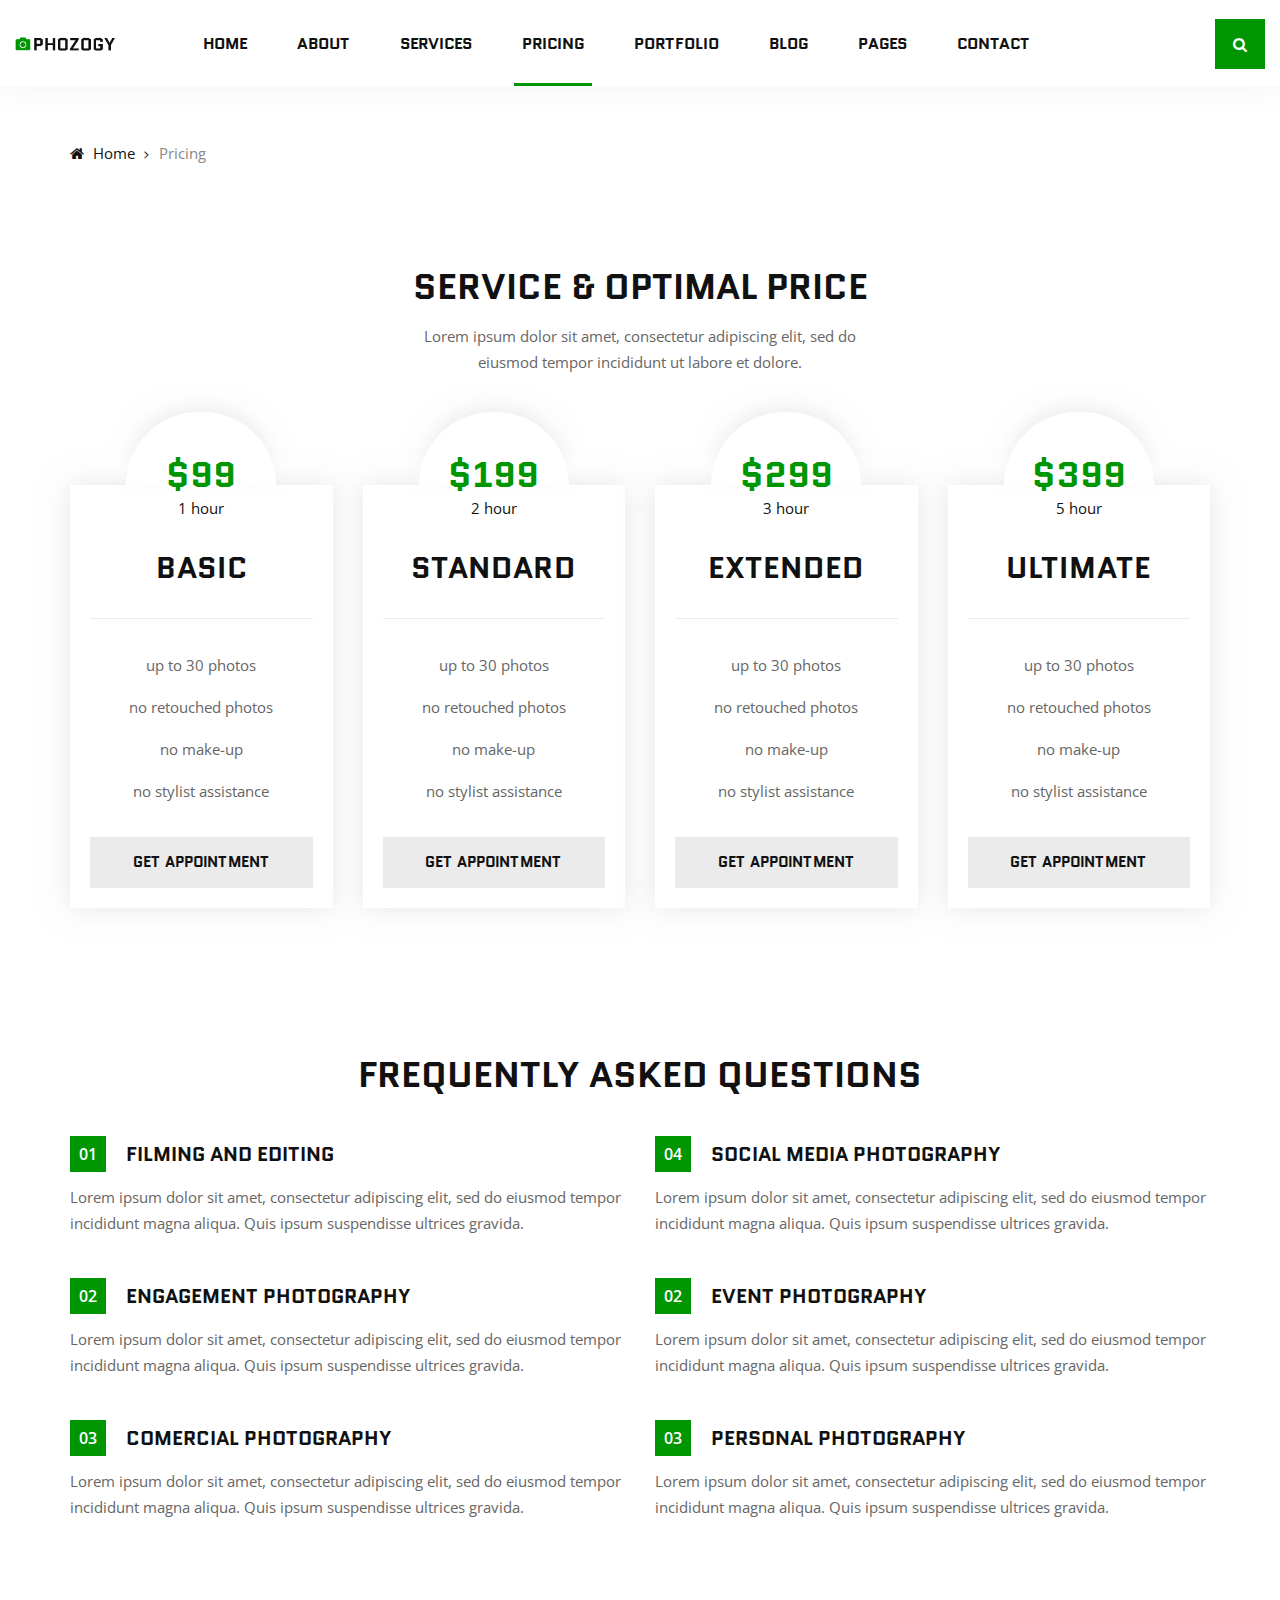
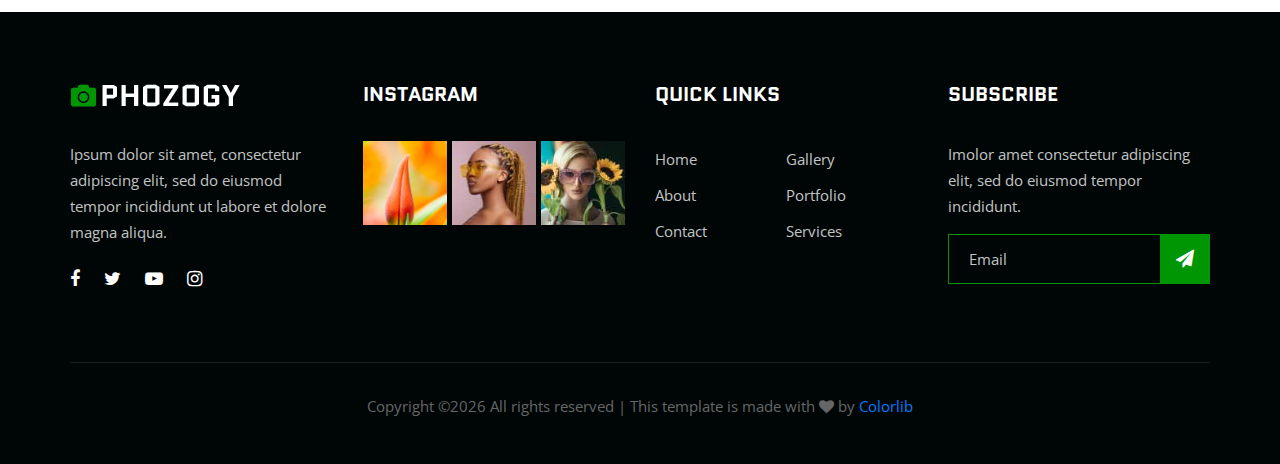
<file: pricing.html>
<!DOCTYPE html>
<html lang="zxx">

<head>
    <meta charset="UTF-8">
    <meta name="description" content="Phozogy Template">
    <meta name="keywords" content="Phozogy, unica, creative, html">
    <meta name="viewport" content="width=device-width, initial-scale=1.0">
    <meta http-equiv="X-UA-Compatible" content="ie=edge">
    <title>Phozogy | Template</title>

    <!-- Google Font -->
    <link href="https://fonts.googleapis.com/css?family=Quantico:400,700&display=swap" rel="stylesheet">
    <link href="https://fonts.googleapis.com/css?family=Open+Sans:400,600,700&display=swap" rel="stylesheet">

    <!-- Css Styles -->
    <link rel="stylesheet" href="css/bootstrap.min.css" type="text/css">
    <link rel="stylesheet" href="css/font-awesome.min.css" type="text/css">
    <link rel="stylesheet" href="css/elegant-icons.css" type="text/css">
    <link rel="stylesheet" href="css/owl.carousel.min.css" type="text/css">
    <link rel="stylesheet" href="css/magnific-popup.css" type="text/css">
    <link rel="stylesheet" href="css/slicknav.min.css" type="text/css">
    <link rel="stylesheet" href="css/style.css" type="text/css">
</head>

<body>
    <!-- Page Preloder -->
    <div id="preloder">
        <div class="loader"></div>
    </div>

    <!-- Header Section Begin -->
    <header class="header-section header-normal">
        <div class="container-fluid">
            <div class="row">
                <div class="col-lg-12">
                    <div class="logo">
                        <a href="./index.html">
                            <img src="img/logo.png" alt="">
                        </a>
                    </div>
                    <nav class="nav-menu mobile-menu">
                        <ul>
                            <li><a href="./index.html">Home</a></li>
                            <li><a href="./about.html">About</a></li>
                            <li><a href="./services.html">Services</a></li>
                            <li class="active"><a href="./pricing.html">Pricing</a></li>
                            <li><a href="./portfolio.html">Portfolio</a></li>
                            <li><a href="./blog.html">Blog</a></li>
                            <li><a href="#">Pages</a>
                                <ul class="dropdown">
                                    <li><a href="./gallery.html">Gallery</a></li>
                                    <li><a href="./portfolio-details.html">Portfolio Details</a></li>
                                    <li><a href="./blog-details.html">Blog Details</a></li>
                                </ul>
                            </li>
                            <li><a href="./contact.html">Contact</a></li>
                        </ul>
                    </nav>
                    <div class="top-search search-switch">
                        <i class="fa fa-search"></i>
                    </div>
                    <div id="mobile-menu-wrap"></div>
                </div>
            </div>
        </div>
    </header>
    <!-- Header End -->

    <!-- Breadcrumb Begin -->
    <div class="breadcrumb-option spad">
        <div class="container">
            <div class="row">
                <div class="col-lg-12">
                    <div class="bo-links">
                        <a href="./index.html"><i class="fa fa-home"></i> Home</a>
                        <span>Pricing</span>
                    </div>
                </div>
            </div>
        </div>
    </div>
    <!-- Breadcrumb End -->

    <!-- Pricing Section Begin -->
    <section class="pricing-section spad">
        <div class="container">
            <div class="row">
                <div class="col-lg-12 text-center">
                    <div class="section-title pricing-title">
                        <h2>service & optimal price</h2>
                        <p>Lorem ipsum dolor sit amet, consectetur adipiscing elit, sed do<br /> eiusmod tempor
                            incididunt ut labore et dolore.</p>
                    </div>
                </div>
            </div>
            <div class="row">
                <div class="col-lg-3 col-md-6">
                    <div class="pricing-item">
                        <div class="pi-price">
                            <h2>$99</h2>
                            <span>1 hour</span>
                        </div>
                        <div class="pi-title">
                            <h3>Basic</h3>
                        </div>
                        <div class="pi-text">
                            <ul>
                                <li>up to 30 photos</li>
                                <li>no retouched photos</li>
                                <li>no make-up</li>
                                <li>no stylist assistance</li>
                            </ul>
                            <a href="#" class="primary-btn">Get appointment</a>
                        </div>
                    </div>
                </div>
                <div class="col-lg-3 col-md-6">
                    <div class="pricing-item">
                        <div class="pi-price">
                            <h2>$199</h2>
                            <span>2 hour</span>
                        </div>
                        <div class="pi-title">
                            <h3>Standard</h3>
                        </div>
                        <div class="pi-text">
                            <ul>
                                <li>up to 30 photos</li>
                                <li>no retouched photos</li>
                                <li>no make-up</li>
                                <li>no stylist assistance</li>
                            </ul>
                            <a href="#" class="primary-btn">Get appointment</a>
                        </div>
                    </div>
                </div>
                <div class="col-lg-3 col-md-6">
                    <div class="pricing-item">
                        <div class="pi-price">
                            <h2>$299</h2>
                            <span>3 hour</span>
                        </div>
                        <div class="pi-title">
                            <h3>Extended</h3>
                        </div>
                        <div class="pi-text">
                            <ul>
                                <li>up to 30 photos</li>
                                <li>no retouched photos</li>
                                <li>no make-up</li>
                                <li>no stylist assistance</li>
                            </ul>
                            <a href="#" class="primary-btn">Get appointment</a>
                        </div>
                    </div>
                </div>
                <div class="col-lg-3 col-md-6">
                    <div class="pricing-item">
                        <div class="pi-price">
                            <h2>$399</h2>
                            <span>5 hour</span>
                        </div>
                        <div class="pi-title">
                            <h3>Ultimate</h3>
                        </div>
                        <div class="pi-text">
                            <ul>
                                <li>up to 30 photos</li>
                                <li>no retouched photos</li>
                                <li>no make-up</li>
                                <li>no stylist assistance</li>
                            </ul>
                            <a href="#" class="primary-btn">Get appointment</a>
                        </div>
                    </div>
                </div>
            </div>
        </div>
    </section>
    <!-- Pricing Section End -->

    <!-- Services Option Section Begin -->
    <section class="services-option">
        <div class="container">
            <div class="row">
                <div class="col-lg-12 text-center">
                    <div class="section-title">
                        <h2>frequently asked questions</h2>
                    </div>
                </div>
            </div>
            <div class="row">
                <div class="col-lg-6">
                    <div class="so-item">
                        <div class="so-title">
                            <div class="so-number">01</div>
                            <h5>Filming and Editing</h5>
                        </div>
                        <p>Lorem ipsum dolor sit amet, consectetur adipiscing elit, sed do eiusmod tempor incididunt
                            magna aliqua. Quis ipsum suspendisse ultrices gravida.</p>
                    </div>
                    <div class="so-item">
                        <div class="so-title">
                            <div class="so-number">02</div>
                            <h5>Engagement photography</h5>
                        </div>
                        <p>Lorem ipsum dolor sit amet, consectetur adipiscing elit, sed do eiusmod tempor incididunt
                            magna aliqua. Quis ipsum suspendisse ultrices gravida.</p>
                    </div>
                    <div class="so-item">
                        <div class="so-title">
                            <div class="so-number">03</div>
                            <h5>Comercial photography</h5>
                        </div>
                        <p>Lorem ipsum dolor sit amet, consectetur adipiscing elit, sed do eiusmod tempor incididunt
                            magna aliqua. Quis ipsum suspendisse ultrices gravida.</p>
                    </div>
                </div>
                <div class="col-lg-6">
                    <div class="so-item">
                        <div class="so-title">
                            <div class="so-number">04</div>
                            <h5>Social media photography</h5>
                        </div>
                        <p>Lorem ipsum dolor sit amet, consectetur adipiscing elit, sed do eiusmod tempor incididunt
                            magna aliqua. Quis ipsum suspendisse ultrices gravida.</p>
                    </div>
                    <div class="so-item">
                        <div class="so-title">
                            <div class="so-number">02</div>
                            <h5>Event Photography</h5>
                        </div>
                        <p>Lorem ipsum dolor sit amet, consectetur adipiscing elit, sed do eiusmod tempor incididunt
                            magna aliqua. Quis ipsum suspendisse ultrices gravida.</p>
                    </div>
                    <div class="so-item">
                        <div class="so-title">
                            <div class="so-number">03</div>
                            <h5>personal photography</h5>
                        </div>
                        <p>Lorem ipsum dolor sit amet, consectetur adipiscing elit, sed do eiusmod tempor incididunt
                            magna aliqua. Quis ipsum suspendisse ultrices gravida.</p>
                    </div>
                </div>
            </div>
        </div>
    </section>
    <!-- Services Option Section End -->

    <!-- Footer Section Begin -->
    <footer class="footer-section">
        <div class="container">
            <div class="row">
                <div class="col-lg-3 col-md-6 col-sm-6">
                    <div class="fs-about">
                        <div class="fa-logo">
                            <a href="#">
                                <img src="img/f-logo.png" alt="">
                            </a>
                        </div>
                        <p>Ipsum dolor sit amet, consectetur adipiscing elit, sed do eiusmod tempor incididunt ut labore
                            et dolore magna aliqua.</p>
                        <div class="fa-social">
                            <a href="#"><i class="fa fa-facebook"></i></a>
                            <a href="#"><i class="fa fa-twitter"></i></a>
                            <a href="#"><i class="fa fa-youtube-play"></i></a>
                            <a href="#"><i class="fa fa-instagram"></i></a>
                        </div>
                    </div>
                </div>
                <div class="col-lg-3 col-md-6 col-sm-6">
                    <div class="fs-widget">
                        <h5>Instagram</h5>
                        <div class="fw-instagram">
                            <img src="img/instagram/insta-1.jpg" alt="">
                            <img src="img/instagram/insta-2.jpg" alt="">
                            <img src="img/instagram/insta-3.jpg" alt="">
                        </div>
                    </div>
                </div>
                <div class="col-lg-3 col-md-6 col-sm-6">
                    <div class="fs-widget">
                        <h5>Quick links</h5>
                        <ul>
                            <li><a href="#">Home</a></li>
                            <li><a href="#">About</a></li>
                            <li><a href="#">Contact</a></li>
                        </ul>
                        <ul>
                            <li><a href="#">Gallery</a></li>
                            <li><a href="#">Portfolio</a></li>
                            <li><a href="#">Services</a></li>
                        </ul>
                    </div>
                </div>
                <div class="col-lg-3 col-md-6 col-sm-6">
                    <div class="fs-widget">
                        <h5>Subscribe</h5>
                        <p>Imolor amet consectetur adipiscing elit, sed do eiusmod tempor incididunt.</p>
                        <div class="fw-subscribe">
                            <form action="#">
                                <input type="text" placeholder="Email">
                                <button type="submit"><i class="fa fa-send"></i></button>
                            </form>
                        </div>
                    </div>
                </div>
                <div class="col-lg-12">
                    <div class="copyright-text">
                        <p><!-- Link back to Colorlib can't be removed. Template is licensed under CC BY 3.0. -->
  Copyright &copy;<script>document.write(new Date().getFullYear());</script> All rights reserved | This template is made with <i class="fa fa-heart" aria-hidden="true"></i> by <a href="https://colorlib.com" target="_blank">Colorlib</a>
  <!-- Link back to Colorlib can't be removed. Template is licensed under CC BY 3.0. --></p>
                    </div>
                </div>
            </div>
        </div>
    </footer>
    <!-- Footer Section End -->

    <!-- Search model Begin -->
    <div class="search-model">
        <div class="h-100 d-flex align-items-center justify-content-center">
            <div class="search-close-switch">+</div>
            <form class="search-model-form">
                <input type="text" id="search-input" placeholder="Search here.....">
            </form>
        </div>
    </div>
    <!-- Search model end -->

    <!-- Js Plugins -->
    <script src="js/jquery-3.3.1.min.js"></script>
    <script src="js/bootstrap.min.js"></script>
    <script src="js/jquery.magnific-popup.min.js"></script>
    <script src="js/isotope.pkgd.min.js"></script>
    <script src="js/masonry.pkgd.min.js"></script>
    <script src="js/jquery.slicknav.js"></script>
    <script src="js/owl.carousel.min.js"></script>
    <script src="js/main.js"></script>
</body>

</html>
</file>
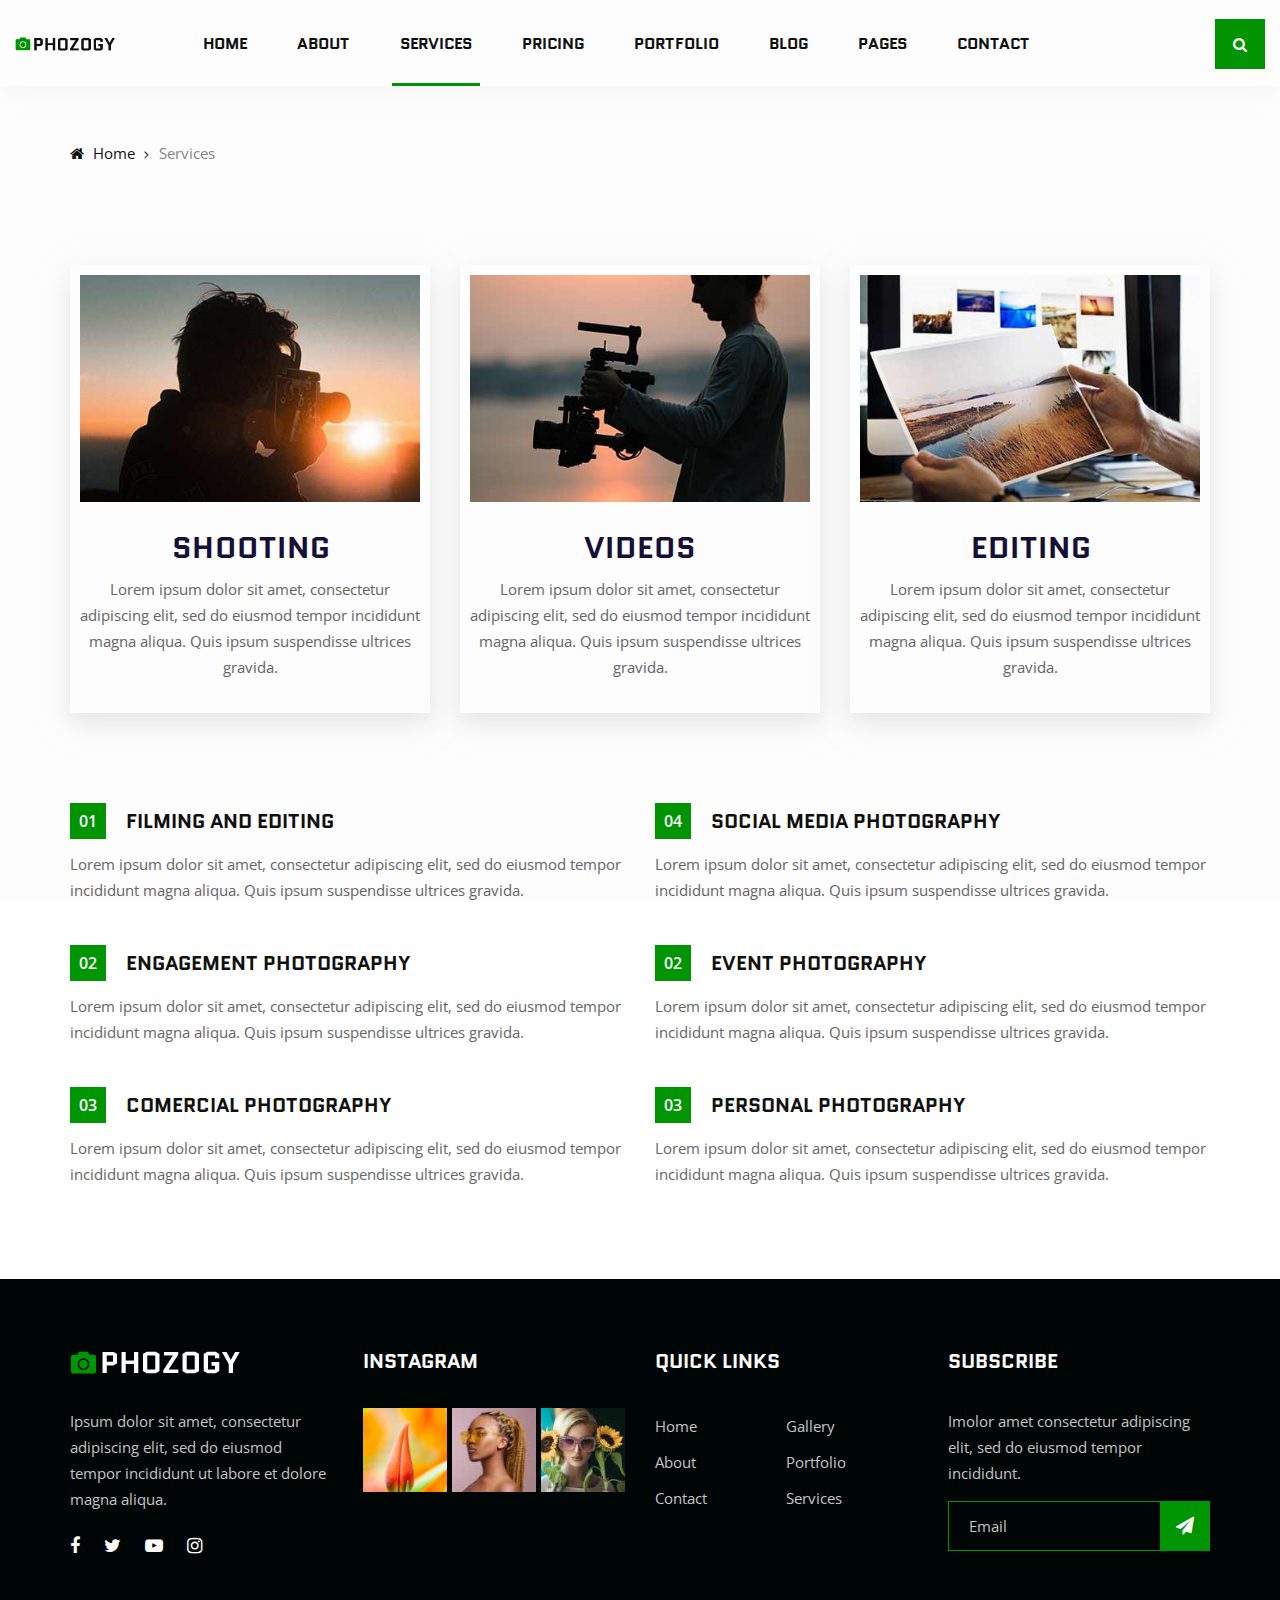
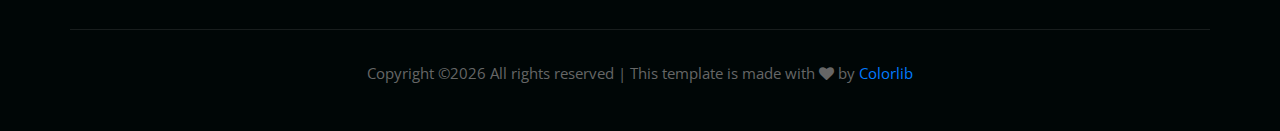
<file: services.html>
<!DOCTYPE html>
<html lang="zxx">

<head>
    <meta charset="UTF-8">
    <meta name="description" content="Phozogy Template">
    <meta name="keywords" content="Phozogy, unica, creative, html">
    <meta name="viewport" content="width=device-width, initial-scale=1.0">
    <meta http-equiv="X-UA-Compatible" content="ie=edge">
    <title>Phozogy | Template</title>

    <!-- Google Font -->
    <link href="https://fonts.googleapis.com/css?family=Quantico:400,700&display=swap" rel="stylesheet">
    <link href="https://fonts.googleapis.com/css?family=Open+Sans:400,600,700&display=swap" rel="stylesheet">

    <!-- Css Styles -->
    <link rel="stylesheet" href="css/bootstrap.min.css" type="text/css">
    <link rel="stylesheet" href="css/font-awesome.min.css" type="text/css">
    <link rel="stylesheet" href="css/elegant-icons.css" type="text/css">
    <link rel="stylesheet" href="css/owl.carousel.min.css" type="text/css">
    <link rel="stylesheet" href="css/magnific-popup.css" type="text/css">
    <link rel="stylesheet" href="css/slicknav.min.css" type="text/css">
    <link rel="stylesheet" href="css/style.css" type="text/css">
</head>

<body>
    <!-- Page Preloder -->
    <div id="preloder">
        <div class="loader"></div>
    </div>

    <!-- Header Section Begin -->
    <header class="header-section header-normal">
        <div class="container-fluid">
            <div class="row">
                <div class="col-lg-12">
                    <div class="logo">
                        <a href="./index.html">
                            <img src="img/logo.png" alt="">
                        </a>
                    </div>
                    <nav class="nav-menu mobile-menu">
                        <ul>
                            <li><a href="./index.html">Home</a></li>
                            <li><a href="./about.html">About</a></li>
                            <li class="active"><a href="./services.html">Services</a></li>
                            <li><a href="./pricing.html">Pricing</a></li>
                            <li><a href="./portfolio.html">Portfolio</a></li>
                            <li><a href="./blog.html">Blog</a></li>
                            <li><a href="#">Pages</a>
                                <ul class="dropdown">
                                    <li><a href="./gallery.html">Gallery</a></li>
                                    <li><a href="./portfolio-details.html">Portfolio Details</a></li>
                                    <li><a href="./blog-details.html">Blog Details</a></li>
                                </ul>
                            </li>
                            <li><a href="./contact.html">Contact</a></li>
                        </ul>
                    </nav>
                    <div class="top-search search-switch">
                        <i class="fa fa-search"></i>
                    </div>
                    <div id="mobile-menu-wrap"></div>
                </div>
            </div>
        </div>
    </header>
    <!-- Header End -->

    <!-- Breadcrumb Begin -->
    <div class="breadcrumb-option spad">
        <div class="container">
            <div class="row">
                <div class="col-lg-12">
                    <div class="bo-links">
                        <a href="./index.html"><i class="fa fa-home"></i> Home</a>
                        <span>Services</span>
                    </div>
                </div>
            </div>
        </div>
    </div>
    <!-- Breadcrumb End -->

    <!-- Services Section Begin -->
    <section class="services-section services-normal spad">
        <div class="container">
            <div class="row">
                <div class="col-lg-4 col-md-6 col-sm-6">
                    <div class="services-item">
                        <img src="img/services/service-1.jpg" alt="">
                        <h3>Shooting</h3>
                        <p>Lorem ipsum dolor sit amet, consectetur adipiscing elit, sed do eiusmod tempor incididunt
                            magna aliqua. Quis ipsum suspendisse ultrices gravida.</p>
                    </div>
                </div>
                <div class="col-lg-4 col-md-6 col-sm-6">
                    <div class="services-item">
                        <img src="img/services/service-2.jpg" alt="">
                        <h3>Videos</h3>
                        <p>Lorem ipsum dolor sit amet, consectetur adipiscing elit, sed do eiusmod tempor incididunt
                            magna aliqua. Quis ipsum suspendisse ultrices gravida.</p>
                    </div>
                </div>
                <div class="col-lg-4 col-md-6 col-sm-6">
                    <div class="services-item">
                        <img src="img/services/service-3.jpg" alt="">
                        <h3>Editing</h3>
                        <p>Lorem ipsum dolor sit amet, consectetur adipiscing elit, sed do eiusmod tempor incididunt
                            magna aliqua. Quis ipsum suspendisse ultrices gravida.</p>
                    </div>
                </div>
            </div>
        </div>
    </section>
    <!-- Services Section End -->

    <!-- Services Option Section Begin -->
    <section class="services-option">
        <div class="container">
            <div class="row">
                <div class="col-lg-6">
                    <div class="so-item">
                        <div class="so-title">
                            <div class="so-number">01</div>
                            <h5>Filming and Editing</h5>
                        </div>
                        <p>Lorem ipsum dolor sit amet, consectetur adipiscing elit, sed do eiusmod tempor incididunt
                            magna aliqua. Quis ipsum suspendisse ultrices gravida.</p>
                    </div>
                    <div class="so-item">
                        <div class="so-title">
                            <div class="so-number">02</div>
                            <h5>Engagement photography</h5>
                        </div>
                        <p>Lorem ipsum dolor sit amet, consectetur adipiscing elit, sed do eiusmod tempor incididunt
                            magna aliqua. Quis ipsum suspendisse ultrices gravida.</p>
                    </div>
                    <div class="so-item">
                        <div class="so-title">
                            <div class="so-number">03</div>
                            <h5>Comercial photography</h5>
                        </div>
                        <p>Lorem ipsum dolor sit amet, consectetur adipiscing elit, sed do eiusmod tempor incididunt
                            magna aliqua. Quis ipsum suspendisse ultrices gravida.</p>
                    </div>
                </div>
                <div class="col-lg-6">
                    <div class="so-item">
                        <div class="so-title">
                            <div class="so-number">04</div>
                            <h5>Social media photography</h5>
                        </div>
                        <p>Lorem ipsum dolor sit amet, consectetur adipiscing elit, sed do eiusmod tempor incididunt
                            magna aliqua. Quis ipsum suspendisse ultrices gravida.</p>
                    </div>
                    <div class="so-item">
                        <div class="so-title">
                            <div class="so-number">02</div>
                            <h5>Event Photography</h5>
                        </div>
                        <p>Lorem ipsum dolor sit amet, consectetur adipiscing elit, sed do eiusmod tempor incididunt
                            magna aliqua. Quis ipsum suspendisse ultrices gravida.</p>
                    </div>
                    <div class="so-item">
                        <div class="so-title">
                            <div class="so-number">03</div>
                            <h5>personal photography</h5>
                        </div>
                        <p>Lorem ipsum dolor sit amet, consectetur adipiscing elit, sed do eiusmod tempor incididunt
                            magna aliqua. Quis ipsum suspendisse ultrices gravida.</p>
                    </div>
                </div>
            </div>
        </div>
    </section>
    <!-- Services Option Section End -->

    <!-- Footer Section Begin -->
    <footer class="footer-section">
        <div class="container">
            <div class="row">
                <div class="col-lg-3 col-md-6 col-sm-6">
                    <div class="fs-about">
                        <div class="fa-logo">
                            <a href="#">
                                <img src="img/f-logo.png" alt="">
                            </a>
                        </div>
                        <p>Ipsum dolor sit amet, consectetur adipiscing elit, sed do eiusmod tempor incididunt ut labore
                            et dolore magna aliqua.</p>
                        <div class="fa-social">
                            <a href="#"><i class="fa fa-facebook"></i></a>
                            <a href="#"><i class="fa fa-twitter"></i></a>
                            <a href="#"><i class="fa fa-youtube-play"></i></a>
                            <a href="#"><i class="fa fa-instagram"></i></a>
                        </div>
                    </div>
                </div>
                <div class="col-lg-3 col-md-6 col-sm-6">
                    <div class="fs-widget">
                        <h5>Instagram</h5>
                        <div class="fw-instagram">
                            <img src="img/instagram/insta-1.jpg" alt="">
                            <img src="img/instagram/insta-2.jpg" alt="">
                            <img src="img/instagram/insta-3.jpg" alt="">
                        </div>
                    </div>
                </div>
                <div class="col-lg-3 col-md-6 col-sm-6">
                    <div class="fs-widget">
                        <h5>Quick links</h5>
                        <ul>
                            <li><a href="#">Home</a></li>
                            <li><a href="#">About</a></li>
                            <li><a href="#">Contact</a></li>
                        </ul>
                        <ul>
                            <li><a href="#">Gallery</a></li>
                            <li><a href="#">Portfolio</a></li>
                            <li><a href="#">Services</a></li>
                        </ul>
                    </div>
                </div>
                <div class="col-lg-3 col-md-6 col-sm-6">
                    <div class="fs-widget">
                        <h5>Subscribe</h5>
                        <p>Imolor amet consectetur adipiscing elit, sed do eiusmod tempor incididunt.</p>
                        <div class="fw-subscribe">
                            <form action="#">
                                <input type="text" placeholder="Email">
                                <button type="submit"><i class="fa fa-send"></i></button>
                            </form>
                        </div>
                    </div>
                </div>
                <div class="col-lg-12">
                    <div class="copyright-text">
                        <p><!-- Link back to Colorlib can't be removed. Template is licensed under CC BY 3.0. -->
  Copyright &copy;<script>document.write(new Date().getFullYear());</script> All rights reserved | This template is made with <i class="fa fa-heart" aria-hidden="true"></i> by <a href="https://colorlib.com" target="_blank">Colorlib</a>
  <!-- Link back to Colorlib can't be removed. Template is licensed under CC BY 3.0. --></p>
                    </div>
                </div>
            </div>
        </div>
    </footer>
    <!-- Footer Section End -->

    <!-- Search model Begin -->
    <div class="search-model">
        <div class="h-100 d-flex align-items-center justify-content-center">
            <div class="search-close-switch">+</div>
            <form class="search-model-form">
                <input type="text" id="search-input" placeholder="Search here.....">
            </form>
        </div>
    </div>
    <!-- Search model end -->

    <!-- Js Plugins -->
    <script src="js/jquery-3.3.1.min.js"></script>
    <script src="js/bootstrap.min.js"></script>
    <script src="js/jquery.magnific-popup.min.js"></script>
    <script src="js/isotope.pkgd.min.js"></script>
    <script src="js/masonry.pkgd.min.js"></script>
    <script src="js/jquery.slicknav.js"></script>
    <script src="js/owl.carousel.min.js"></script>
    <script src="js/main.js"></script>
</body>

</html>
</file>
<file: css/elegant-icons.css>
@font-face {
	font-family: 'ElegantIcons';
	src:url('../fonts/ElegantIcons.eot');
	src:url('../fonts/ElegantIcons.eot?#iefix') format('embedded-opentype'),
		url('../fonts/ElegantIcons.woff') format('woff'),
		url('../fonts/ElegantIcons.ttf') format('truetype'),
		url('../fonts/ElegantIcons.svg#ElegantIcons') format('svg');
	font-weight: normal;
	font-style: normal;
}

/* Use the following CSS code if you want to use data attributes for inserting your icons */
[data-icon]:before {
	font-family: 'ElegantIcons';
	content: attr(data-icon);
	speak: none;
	font-weight: normal;
	font-variant: normal;
	text-transform: none;
	line-height: 1;
	-webkit-font-smoothing: antialiased;
	-moz-osx-font-smoothing: grayscale;
}

/* Use the following CSS code if you want to have a class per icon */
/*
Instead of a list of all class selectors,
you can use the generic selector below, but it's slower:
[class*="your-class-prefix"] {
*/
.arrow_up, .arrow_down, .arrow_left, .arrow_right, .arrow_left-up, .arrow_right-up, .arrow_right-down, .arrow_left-down, .arrow-up-down, .arrow_up-down_alt, .arrow_left-right_alt, .arrow_left-right, .arrow_expand_alt2, .arrow_expand_alt, .arrow_condense, .arrow_expand, .arrow_move, .arrow_carrot-up, .arrow_carrot-down, .arrow_carrot-left, .arrow_carrot-right, .arrow_carrot-2up, .arrow_carrot-2down, .arrow_carrot-2left, .arrow_carrot-2right, .arrow_carrot-up_alt2, .arrow_carrot-down_alt2, .arrow_carrot-left_alt2, .arrow_carrot-right_alt2, .arrow_carrot-2up_alt2, .arrow_carrot-2down_alt2, .arrow_carrot-2left_alt2, .arrow_carrot-2right_alt2, .arrow_triangle-up, .arrow_triangle-down, .arrow_triangle-left, .arrow_triangle-right, .arrow_triangle-up_alt2, .arrow_triangle-down_alt2, .arrow_triangle-left_alt2, .arrow_triangle-right_alt2, .arrow_back, .icon_minus-06, .icon_plus, .icon_close, .icon_check, .icon_minus_alt2, .icon_plus_alt2, .icon_close_alt2, .icon_check_alt2, .icon_zoom-out_alt, .icon_zoom-in_alt, .icon_search, .icon_box-empty, .icon_box-selected, .icon_minus-box, .icon_plus-box, .icon_box-checked, .icon_circle-empty, .icon_circle-slelected, .icon_stop_alt2, .icon_stop, .icon_pause_alt2, .icon_pause, .icon_menu, .icon_menu-square_alt2, .icon_menu-circle_alt2, .icon_ul, .icon_ol, .icon_adjust-horiz, .icon_adjust-vert, .icon_document_alt, .icon_documents_alt, .icon_pencil, .icon_pencil-edit_alt, .icon_pencil-edit, .icon_folder-alt, .icon_folder-open_alt, .icon_folder-add_alt, .icon_info_alt, .icon_error-oct_alt, .icon_error-circle_alt, .icon_error-triangle_alt, .icon_question_alt2, .icon_question, .icon_comment_alt, .icon_chat_alt, .icon_vol-mute_alt, .icon_volume-low_alt, .icon_volume-high_alt, .icon_quotations, .icon_quotations_alt2, .icon_clock_alt, .icon_lock_alt, .icon_lock-open_alt, .icon_key_alt, .icon_cloud_alt, .icon_cloud-upload_alt, .icon_cloud-download_alt, .icon_image, .icon_images, .icon_lightbulb_alt, .icon_gift_alt, .icon_house_alt, .icon_genius, .icon_mobile, .icon_tablet, .icon_laptop, .icon_desktop, .icon_camera_alt, .icon_mail_alt, .icon_cone_alt, .icon_ribbon_alt, .icon_bag_alt, .icon_creditcard, .icon_cart_alt, .icon_paperclip, .icon_tag_alt, .icon_tags_alt, .icon_trash_alt, .icon_cursor_alt, .icon_mic_alt, .icon_compass_alt, .icon_pin_alt, .icon_pushpin_alt, .icon_map_alt, .icon_drawer_alt, .icon_toolbox_alt, .icon_book_alt, .icon_calendar, .icon_film, .icon_table, .icon_contacts_alt, .icon_headphones, .icon_lifesaver, .icon_piechart, .icon_refresh, .icon_link_alt, .icon_link, .icon_loading, .icon_blocked, .icon_archive_alt, .icon_heart_alt, .icon_star_alt, .icon_star-half_alt, .icon_star, .icon_star-half, .icon_tools, .icon_tool, .icon_cog, .icon_cogs, .arrow_up_alt, .arrow_down_alt, .arrow_left_alt, .arrow_right_alt, .arrow_left-up_alt, .arrow_right-up_alt, .arrow_right-down_alt, .arrow_left-down_alt, .arrow_condense_alt, .arrow_expand_alt3, .arrow_carrot_up_alt, .arrow_carrot-down_alt, .arrow_carrot-left_alt, .arrow_carrot-right_alt, .arrow_carrot-2up_alt, .arrow_carrot-2dwnn_alt, .arrow_carrot-2left_alt, .arrow_carrot-2right_alt, .arrow_triangle-up_alt, .arrow_triangle-down_alt, .arrow_triangle-left_alt, .arrow_triangle-right_alt, .icon_minus_alt, .icon_plus_alt, .icon_close_alt, .icon_check_alt, .icon_zoom-out, .icon_zoom-in, .icon_stop_alt, .icon_menu-square_alt, .icon_menu-circle_alt, .icon_document, .icon_documents, .icon_pencil_alt, .icon_folder, .icon_folder-open, .icon_folder-add, .icon_folder_upload, .icon_folder_download, .icon_info, .icon_error-circle, .icon_error-oct, .icon_error-triangle, .icon_question_alt, .icon_comment, .icon_chat, .icon_vol-mute, .icon_volume-low, .icon_volume-high, .icon_quotations_alt, .icon_clock, .icon_lock, .icon_lock-open, .icon_key, .icon_cloud, .icon_cloud-upload, .icon_cloud-download, .icon_lightbulb, .icon_gift, .icon_house, .icon_camera, .icon_mail, .icon_cone, .icon_ribbon, .icon_bag, .icon_cart, .icon_tag, .icon_tags, .icon_trash, .icon_cursor, .icon_mic, .icon_compass, .icon_pin, .icon_pushpin, .icon_map, .icon_drawer, .icon_toolbox, .icon_book, .icon_contacts, .icon_archive, .icon_heart, .icon_profile, .icon_group, .icon_grid-2x2, .icon_grid-3x3, .icon_music, .icon_pause_alt, .icon_phone, .icon_upload, .icon_download, .social_facebook, .social_twitter, .social_pinterest, .social_googleplus, .social_tumblr, .social_tumbleupon, .social_wordpress, .social_instagram, .social_dribbble, .social_vimeo, .social_linkedin, .social_rss, .social_deviantart, .social_share, .social_myspace, .social_skype, .social_youtube, .social_picassa, .social_googledrive, .social_flickr, .social_blogger, .social_spotify, .social_delicious, .social_facebook_circle, .social_twitter_circle, .social_pinterest_circle, .social_googleplus_circle, .social_tumblr_circle, .social_stumbleupon_circle, .social_wordpress_circle, .social_instagram_circle, .social_dribbble_circle, .social_vimeo_circle, .social_linkedin_circle, .social_rss_circle, .social_deviantart_circle, .social_share_circle, .social_myspace_circle, .social_skype_circle, .social_youtube_circle, .social_picassa_circle, .social_googledrive_alt2, .social_flickr_circle, .social_blogger_circle, .social_spotify_circle, .social_delicious_circle, .social_facebook_square, .social_twitter_square, .social_pinterest_square, .social_googleplus_square, .social_tumblr_square, .social_stumbleupon_square, .social_wordpress_square, .social_instagram_square, .social_dribbble_square, .social_vimeo_square, .social_linkedin_square, .social_rss_square, .social_deviantart_square, .social_share_square, .social_myspace_square, .social_skype_square, .social_youtube_square, .social_picassa_square, .social_googledrive_square, .social_flickr_square, .social_blogger_square, .social_spotify_square, .social_delicious_square, .icon_printer, .icon_calulator, .icon_building, .icon_floppy, .icon_drive, .icon_search-2, .icon_id, .icon_id-2, .icon_puzzle, .icon_like, .icon_dislike, .icon_mug, .icon_currency, .icon_wallet, .icon_pens, .icon_easel, .icon_flowchart, .icon_datareport, .icon_briefcase, .icon_shield, .icon_percent, .icon_globe, .icon_globe-2, .icon_target, .icon_hourglass, .icon_balance, .icon_rook, .icon_printer-alt, .icon_calculator_alt, .icon_building_alt, .icon_floppy_alt, .icon_drive_alt, .icon_search_alt, .icon_id_alt, .icon_id-2_alt, .icon_puzzle_alt, .icon_like_alt, .icon_dislike_alt, .icon_mug_alt, .icon_currency_alt, .icon_wallet_alt, .icon_pens_alt, .icon_easel_alt, .icon_flowchart_alt, .icon_datareport_alt, .icon_briefcase_alt, .icon_shield_alt, .icon_percent_alt, .icon_globe_alt, .icon_clipboard {
	font-family: 'ElegantIcons';
	speak: none;
	font-style: normal;
	font-weight: normal;
	font-variant: normal;
	text-transform: none;
	line-height: 1;
	-webkit-font-smoothing: antialiased;
}
.arrow_up:before {
	content: "\21";
}
.arrow_down:before {
	content: "\22";
}
.arrow_left:before {
	content: "\23";
}
.arrow_right:before {
	content: "\24";
}
.arrow_left-up:before {
	content: "\25";
}
.arrow_right-up:before {
	content: "\26";
}
.arrow_right-down:before {
	content: "\27";
}
.arrow_left-down:before {
	content: "\28";
}
.arrow-up-down:before {
	content: "\29";
}
.arrow_up-down_alt:before {
	content: "\2a";
}
.arrow_left-right_alt:before {
	content: "\2b";
}
.arrow_left-right:before {
	content: "\2c";
}
.arrow_expand_alt2:before {
	content: "\2d";
}
.arrow_expand_alt:before {
	content: "\2e";
}
.arrow_condense:before {
	content: "\2f";
}
.arrow_expand:before {
	content: "\30";
}
.arrow_move:before {
	content: "\31";
}
.arrow_carrot-up:before {
	content: "\32";
}
.arrow_carrot-down:before {
	content: "\33";
}
.arrow_carrot-left:before {
	content: "\34";
}
.arrow_carrot-right:before {
	content: "\35";
}
.arrow_carrot-2up:before {
	content: "\36";
}
.arrow_carrot-2down:before {
	content: "\37";
}
.arrow_carrot-2left:before {
	content: "\38";
}
.arrow_carrot-2right:before {
	content: "\39";
}
.arrow_carrot-up_alt2:before {
	content: "\3a";
}
.arrow_carrot-down_alt2:before {
	content: "\3b";
}
.arrow_carrot-left_alt2:before {
	content: "\3c";
}
.arrow_carrot-right_alt2:before {
	content: "\3d";
}
.arrow_carrot-2up_alt2:before {
	content: "\3e";
}
.arrow_carrot-2down_alt2:before {
	content: "\3f";
}
.arrow_carrot-2left_alt2:before {
	content: "\40";
}
.arrow_carrot-2right_alt2:before {
	content: "\41";
}
.arrow_triangle-up:before {
	content: "\42";
}
.arrow_triangle-down:before {
	content: "\43";
}
.arrow_triangle-left:before {
	content: "\44";
}
.arrow_triangle-right:before {
	content: "\45";
}
.arrow_triangle-up_alt2:before {
	content: "\46";
}
.arrow_triangle-down_alt2:before {
	content: "\47";
}
.arrow_triangle-left_alt2:before {
	content: "\48";
}
.arrow_triangle-right_alt2:before {
	content: "\49";
}
.arrow_back:before {
	content: "\4a";
}
.icon_minus-06:before {
	content: "\4b";
}
.icon_plus:before {
	content: "\4c";
}
.icon_close:before {
	content: "\4d";
}
.icon_check:before {
	content: "\4e";
}
.icon_minus_alt2:before {
	content: "\4f";
}
.icon_plus_alt2:before {
	content: "\50";
}
.icon_close_alt2:before {
	content: "\51";
}
.icon_check_alt2:before {
	content: "\52";
}
.icon_zoom-out_alt:before {
	content: "\53";
}
.icon_zoom-in_alt:before {
	content: "\54";
}
.icon_search:before {
	content: "\55";
}
.icon_box-empty:before {
	content: "\56";
}
.icon_box-selected:before {
	content: "\57";
}
.icon_minus-box:before {
	content: "\58";
}
.icon_plus-box:before {
	content: "\59";
}
.icon_box-checked:before {
	content: "\5a";
}
.icon_circle-empty:before {
	content: "\5b";
}
.icon_circle-slelected:before {
	content: "\5c";
}
.icon_stop_alt2:before {
	content: "\5d";
}
.icon_stop:before {
	content: "\5e";
}
.icon_pause_alt2:before {
	content: "\5f";
}
.icon_pause:before {
	content: "\60";
}
.icon_menu:before {
	content: "\61";
}
.icon_menu-square_alt2:before {
	content: "\62";
}
.icon_menu-circle_alt2:before {
	content: "\63";
}
.icon_ul:before {
	content: "\64";
}
.icon_ol:before {
	content: "\65";
}
.icon_adjust-horiz:before {
	content: "\66";
}
.icon_adjust-vert:before {
	content: "\67";
}
.icon_document_alt:before {
	content: "\68";
}
.icon_documents_alt:before {
	content: "\69";
}
.icon_pencil:before {
	content: "\6a";
}
.icon_pencil-edit_alt:before {
	content: "\6b";
}
.icon_pencil-edit:before {
	content: "\6c";
}
.icon_folder-alt:before {
	content: "\6d";
}
.icon_folder-open_alt:before {
	content: "\6e";
}
.icon_folder-add_alt:before {
	content: "\6f";
}
.icon_info_alt:before {
	content: "\70";
}
.icon_error-oct_alt:before {
	content: "\71";
}
.icon_error-circle_alt:before {
	content: "\72";
}
.icon_error-triangle_alt:before {
	content: "\73";
}
.icon_question_alt2:before {
	content: "\74";
}
.icon_question:before {
	content: "\75";
}
.icon_comment_alt:before {
	content: "\76";
}
.icon_chat_alt:before {
	content: "\77";
}
.icon_vol-mute_alt:before {
	content: "\78";
}
.icon_volume-low_alt:before {
	content: "\79";
}
.icon_volume-high_alt:before {
	content: "\7a";
}
.icon_quotations:before {
	content: "\7b";
}
.icon_quotations_alt2:before {
	content: "\7c";
}
.icon_clock_alt:before {
	content: "\7d";
}
.icon_lock_alt:before {
	content: "\7e";
}
.icon_lock-open_alt:before {
	content: "\e000";
}
.icon_key_alt:before {
	content: "\e001";
}
.icon_cloud_alt:before {
	content: "\e002";
}
.icon_cloud-upload_alt:before {
	content: "\e003";
}
.icon_cloud-download_alt:before {
	content: "\e004";
}
.icon_image:before {
	content: "\e005";
}
.icon_images:before {
	content: "\e006";
}
.icon_lightbulb_alt:before {
	content: "\e007";
}
.icon_gift_alt:before {
	content: "\e008";
}
.icon_house_alt:before {
	content: "\e009";
}
.icon_genius:before {
	content: "\e00a";
}
.icon_mobile:before {
	content: "\e00b";
}
.icon_tablet:before {
	content: "\e00c";
}
.icon_laptop:before {
	content: "\e00d";
}
.icon_desktop:before {
	content: "\e00e";
}
.icon_camera_alt:before {
	content: "\e00f";
}
.icon_mail_alt:before {
	content: "\e010";
}
.icon_cone_alt:before {
	content: "\e011";
}
.icon_ribbon_alt:before {
	content: "\e012";
}
.icon_bag_alt:before {
	content: "\e013";
}
.icon_creditcard:before {
	content: "\e014";
}
.icon_cart_alt:before {
	content: "\e015";
}
.icon_paperclip:before {
	content: "\e016";
}
.icon_tag_alt:before {
	content: "\e017";
}
.icon_tags_alt:before {
	content: "\e018";
}
.icon_trash_alt:before {
	content: "\e019";
}
.icon_cursor_alt:before {
	content: "\e01a";
}
.icon_mic_alt:before {
	content: "\e01b";
}
.icon_compass_alt:before {
	content: "\e01c";
}
.icon_pin_alt:before {
	content: "\e01d";
}
.icon_pushpin_alt:before {
	content: "\e01e";
}
.icon_map_alt:before {
	content: "\e01f";
}
.icon_drawer_alt:before {
	content: "\e020";
}
.icon_toolbox_alt:before {
	content: "\e021";
}
.icon_book_alt:before {
	content: "\e022";
}
.icon_calendar:before {
	content: "\e023";
}
.icon_film:before {
	content: "\e024";
}
.icon_table:before {
	content: "\e025";
}
.icon_contacts_alt:before {
	content: "\e026";
}
.icon_headphones:before {
	content: "\e027";
}
.icon_lifesaver:before {
	content: "\e028";
}
.icon_piechart:before {
	content: "\e029";
}
.icon_refresh:before {
	content: "\e02a";
}
.icon_link_alt:before {
	content: "\e02b";
}
.icon_link:before {
	content: "\e02c";
}
.icon_loading:before {
	content: "\e02d";
}
.icon_blocked:before {
	content: "\e02e";
}
.icon_archive_alt:before {
	content: "\e02f";
}
.icon_heart_alt:before {
	content: "\e030";
}
.icon_star_alt:before {
	content: "\e031";
}
.icon_star-half_alt:before {
	content: "\e032";
}
.icon_star:before {
	content: "\e033";
}
.icon_star-half:before {
	content: "\e034";
}
.icon_tools:before {
	content: "\e035";
}
.icon_tool:before {
	content: "\e036";
}
.icon_cog:before {
	content: "\e037";
}
.icon_cogs:before {
	content: "\e038";
}
.arrow_up_alt:before {
	content: "\e039";
}
.arrow_down_alt:before {
	content: "\e03a";
}
.arrow_left_alt:before {
	content: "\e03b";
}
.arrow_right_alt:before {
	content: "\e03c";
}
.arrow_left-up_alt:before {
	content: "\e03d";
}
.arrow_right-up_alt:before {
	content: "\e03e";
}
.arrow_right-down_alt:before {
	content: "\e03f";
}
.arrow_left-down_alt:before {
	content: "\e040";
}
.arrow_condense_alt:before {
	content: "\e041";
}
.arrow_expand_alt3:before {
	content: "\e042";
}
.arrow_carrot_up_alt:before {
	content: "\e043";
}
.arrow_carrot-down_alt:before {
	content: "\e044";
}
.arrow_carrot-left_alt:before {
	content: "\e045";
}
.arrow_carrot-right_alt:before {
	content: "\e046";
}
.arrow_carrot-2up_alt:before {
	content: "\e047";
}
.arrow_carrot-2dwnn_alt:before {
	content: "\e048";
}
.arrow_carrot-2left_alt:before {
	content: "\e049";
}
.arrow_carrot-2right_alt:before {
	content: "\e04a";
}
.arrow_triangle-up_alt:before {
	content: "\e04b";
}
.arrow_triangle-down_alt:before {
	content: "\e04c";
}
.arrow_triangle-left_alt:before {
	content: "\e04d";
}
.arrow_triangle-right_alt:before {
	content: "\e04e";
}
.icon_minus_alt:before {
	content: "\e04f";
}
.icon_plus_alt:before {
	content: "\e050";
}
.icon_close_alt:before {
	content: "\e051";
}
.icon_check_alt:before {
	content: "\e052";
}
.icon_zoom-out:before {
	content: "\e053";
}
.icon_zoom-in:before {
	content: "\e054";
}
.icon_stop_alt:before {
	content: "\e055";
}
.icon_menu-square_alt:before {
	content: "\e056";
}
.icon_menu-circle_alt:before {
	content: "\e057";
}
.icon_document:before {
	content: "\e058";
}
.icon_documents:before {
	content: "\e059";
}
.icon_pencil_alt:before {
	content: "\e05a";
}
.icon_folder:before {
	content: "\e05b";
}
.icon_folder-open:before {
	content: "\e05c";
}
.icon_folder-add:before {
	content: "\e05d";
}
.icon_folder_upload:before {
	content: "\e05e";
}
.icon_folder_download:before {
	content: "\e05f";
}
.icon_info:before {
	content: "\e060";
}
.icon_error-circle:before {
	content: "\e061";
}
.icon_error-oct:before {
	content: "\e062";
}
.icon_error-triangle:before {
	content: "\e063";
}
.icon_question_alt:before {
	content: "\e064";
}
.icon_comment:before {
	content: "\e065";
}
.icon_chat:before {
	content: "\e066";
}
.icon_vol-mute:before {
	content: "\e067";
}
.icon_volume-low:before {
	content: "\e068";
}
.icon_volume-high:before {
	content: "\e069";
}
.icon_quotations_alt:before {
	content: "\e06a";
}
.icon_clock:before {
	content: "\e06b";
}
.icon_lock:before {
	content: "\e06c";
}
.icon_lock-open:before {
	content: "\e06d";
}
.icon_key:before {
	content: "\e06e";
}
.icon_cloud:before {
	content: "\e06f";
}
.icon_cloud-upload:before {
	content: "\e070";
}
.icon_cloud-download:before {
	content: "\e071";
}
.icon_lightbulb:before {
	content: "\e072";
}
.icon_gift:before {
	content: "\e073";
}
.icon_house:before {
	content: "\e074";
}
.icon_camera:before {
	content: "\e075";
}
.icon_mail:before {
	content: "\e076";
}
.icon_cone:before {
	content: "\e077";
}
.icon_ribbon:before {
	content: "\e078";
}
.icon_bag:before {
	content: "\e079";
}
.icon_cart:before {
	content: "\e07a";
}
.icon_tag:before {
	content: "\e07b";
}
.icon_tags:before {
	content: "\e07c";
}
.icon_trash:before {
	content: "\e07d";
}
.icon_cursor:before {
	content: "\e07e";
}
.icon_mic:before {
	content: "\e07f";
}
.icon_compass:before {
	content: "\e080";
}
.icon_pin:before {
	content: "\e081";
}
.icon_pushpin:before {
	content: "\e082";
}
.icon_map:before {
	content: "\e083";
}
.icon_drawer:before {
	content: "\e084";
}
.icon_toolbox:before {
	content: "\e085";
}
.icon_book:before {
	content: "\e086";
}
.icon_contacts:before {
	content: "\e087";
}
.icon_archive:before {
	content: "\e088";
}
.icon_heart:before {
	content: "\e089";
}
.icon_profile:before {
	content: "\e08a";
}
.icon_group:before {
	content: "\e08b";
}
.icon_grid-2x2:before {
	content: "\e08c";
}
.icon_grid-3x3:before {
	content: "\e08d";
}
.icon_music:before {
	content: "\e08e";
}
.icon_pause_alt:before {
	content: "\e08f";
}
.icon_phone:before {
	content: "\e090";
}
.icon_upload:before {
	content: "\e091";
}
.icon_download:before {
	content: "\e092";
}
.social_facebook:before {
	content: "\e093";
}
.social_twitter:before {
	content: "\e094";
}
.social_pinterest:before {
	content: "\e095";
}
.social_googleplus:before {
	content: "\e096";
}
.social_tumblr:before {
	content: "\e097";
}
.social_tumbleupon:before {
	content: "\e098";
}
.social_wordpress:before {
	content: "\e099";
}
.social_instagram:before {
	content: "\e09a";
}
.social_dribbble:before {
	content: "\e09b";
}
.social_vimeo:before {
	content: "\e09c";
}
.social_linkedin:before {
	content: "\e09d";
}
.social_rss:before {
	content: "\e09e";
}
.social_deviantart:before {
	content: "\e09f";
}
.social_share:before {
	content: "\e0a0";
}
.social_myspace:before {
	content: "\e0a1";
}
.social_skype:before {
	content: "\e0a2";
}
.social_youtube:before {
	content: "\e0a3";
}
.social_picassa:before {
	content: "\e0a4";
}
.social_googledrive:before {
	content: "\e0a5";
}
.social_flickr:before {
	content: "\e0a6";
}
.social_blogger:before {
	content: "\e0a7";
}
.social_spotify:before {
	content: "\e0a8";
}
.social_delicious:before {
	content: "\e0a9";
}
.social_facebook_circle:before {
	content: "\e0aa";
}
.social_twitter_circle:before {
	content: "\e0ab";
}
.social_pinterest_circle:before {
	content: "\e0ac";
}
.social_googleplus_circle:before {
	content: "\e0ad";
}
.social_tumblr_circle:before {
	content: "\e0ae";
}
.social_stumbleupon_circle:before {
	content: "\e0af";
}
.social_wordpress_circle:before {
	content: "\e0b0";
}
.social_instagram_circle:before {
	content: "\e0b1";
}
.social_dribbble_circle:before {
	content: "\e0b2";
}
.social_vimeo_circle:before {
	content: "\e0b3";
}
.social_linkedin_circle:before {
	content: "\e0b4";
}
.social_rss_circle:before {
	content: "\e0b5";
}
.social_deviantart_circle:before {
	content: "\e0b6";
}
.social_share_circle:before {
	content: "\e0b7";
}
.social_myspace_circle:before {
	content: "\e0b8";
}
.social_skype_circle:before {
	content: "\e0b9";
}
.social_youtube_circle:before {
	content: "\e0ba";
}
.social_picassa_circle:before {
	content: "\e0bb";
}
.social_googledrive_alt2:before {
	content: "\e0bc";
}
.social_flickr_circle:before {
	content: "\e0bd";
}
.social_blogger_circle:before {
	content: "\e0be";
}
.social_spotify_circle:before {
	content: "\e0bf";
}
.social_delicious_circle:before {
	content: "\e0c0";
}
.social_facebook_square:before {
	content: "\e0c1";
}
.social_twitter_square:before {
	content: "\e0c2";
}
.social_pinterest_square:before {
	content: "\e0c3";
}
.social_googleplus_square:before {
	content: "\e0c4";
}
.social_tumblr_square:before {
	content: "\e0c5";
}
.social_stumbleupon_square:before {
	content: "\e0c6";
}
.social_wordpress_square:before {
	content: "\e0c7";
}
.social_instagram_square:before {
	content: "\e0c8";
}
.social_dribbble_square:before {
	content: "\e0c9";
}
.social_vimeo_square:before {
	content: "\e0ca";
}
.social_linkedin_square:before {
	content: "\e0cb";
}
.social_rss_square:before {
	content: "\e0cc";
}
.social_deviantart_square:before {
	content: "\e0cd";
}
.social_share_square:before {
	content: "\e0ce";
}
.social_myspace_square:before {
	content: "\e0cf";
}
.social_skype_square:before {
	content: "\e0d0";
}
.social_youtube_square:before {
	content: "\e0d1";
}
.social_picassa_square:before {
	content: "\e0d2";
}
.social_googledrive_square:before {
	content: "\e0d3";
}
.social_flickr_square:before {
	content: "\e0d4";
}
.social_blogger_square:before {
	content: "\e0d5";
}
.social_spotify_square:before {
	content: "\e0d6";
}
.social_delicious_square:before {
	content: "\e0d7";
}
.icon_printer:before {
	content: "\e103";
}
.icon_calulator:before {
	content: "\e0ee";
}
.icon_building:before {
	content: "\e0ef";
}
.icon_floppy:before {
	content: "\e0e8";
}
.icon_drive:before {
	content: "\e0ea";
}
.icon_search-2:before {
	content: "\e101";
}
.icon_id:before {
	content: "\e107";
}
.icon_id-2:before {
	content: "\e108";
}
.icon_puzzle:before {
	content: "\e102";
}
.icon_like:before {
	content: "\e106";
}
.icon_dislike:before {
	content: "\e0eb";
}
.icon_mug:before {
	content: "\e105";
}
.icon_currency:before {
	content: "\e0ed";
}
.icon_wallet:before {
	content: "\e100";
}
.icon_pens:before {
	content: "\e104";
}
.icon_easel:before {
	content: "\e0e9";
}
.icon_flowchart:before {
	content: "\e109";
}
.icon_datareport:before {
	content: "\e0ec";
}
.icon_briefcase:before {
	content: "\e0fe";
}
.icon_shield:before {
	content: "\e0f6";
}
.icon_percent:before {
	content: "\e0fb";
}
.icon_globe:before {
	content: "\e0e2";
}
.icon_globe-2:before {
	content: "\e0e3";
}
.icon_target:before {
	content: "\e0f5";
}
.icon_hourglass:before {
	content: "\e0e1";
}
.icon_balance:before {
	content: "\e0ff";
}
.icon_rook:before {
	content: "\e0f8";
}
.icon_printer-alt:before {
	content: "\e0fa";
}
.icon_calculator_alt:before {
	content: "\e0e7";
}
.icon_building_alt:before {
	content: "\e0fd";
}
.icon_floppy_alt:before {
	content: "\e0e4";
}
.icon_drive_alt:before {
	content: "\e0e5";
}
.icon_search_alt:before {
	content: "\e0f7";
}
.icon_id_alt:before {
	content: "\e0e0";
}
.icon_id-2_alt:before {
	content: "\e0fc";
}
.icon_puzzle_alt:before {
	content: "\e0f9";
}
.icon_like_alt:before {
	content: "\e0dd";
}
.icon_dislike_alt:before {
	content: "\e0f1";
}
.icon_mug_alt:before {
	content: "\e0dc";
}
.icon_currency_alt:before {
	content: "\e0f3";
}
.icon_wallet_alt:before {
	content: "\e0d8";
}
.icon_pens_alt:before {
	content: "\e0db";
}
.icon_easel_alt:before {
	content: "\e0f0";
}
.icon_flowchart_alt:before {
	content: "\e0df";
}
.icon_datareport_alt:before {
	content: "\e0f2";
}
.icon_briefcase_alt:before {
	content: "\e0f4";
}
.icon_shield_alt:before {
	content: "\e0d9";
}
.icon_percent_alt:before {
	content: "\e0da";
}
.icon_globe_alt:before {
	content: "\e0de";
}
.icon_clipboard:before {
	content: "\e0e6";
}


	.glyph {
		float: left;
		text-align: center;
		padding: .75em;
		margin: .4em 1.5em .75em 0;
		width: 6em;
text-shadow: none;
	}
        .glyph_big {
        font-size: 128px;
        color: #59c5dc;
        float: left;
        margin-right: 20px;
        }

        .glyph div { padding-bottom: 10px;}

	.glyph input {
		font-family: consolas, monospace;
		font-size: 12px;
		width: 100%;
		text-align: center;
		border: 0;
		box-shadow: 0 0 0 1px #ccc;
		padding: .2em;
                -moz-border-radius: 5px;
                -webkit-border-radius: 5px;
	}
	.centered {
		margin-left: auto;
		margin-right: auto;
	}
	.glyph .fs1 {
		font-size: 2em;
	}
</file>
<file: css/style.css>
/******************************************************************
  Template Name: Phozogy
  Description:  Phozogy photography HTML Template
  Author: Colorlib
  Author URI: https://colorlib.com
  Version: 1.0
  Created: Colorlib
******************************************************************/

/*------------------------------------------------------------------
[Table of contents]

1.  Template default CSS
	1.1	Variables
	1.2	Mixins
	1.3	Flexbox
	1.4	Reset
2.  Helper Css
3.  Header Section
4.  Hero Section
5.  Service Section
6.  Categories Section
7.  Portfolio Section
8.  Trainer Section
9.  Contact
10.  Footer Style

-------------------------------------------------------------------*/

/*----------------------------------------*/

/* Template default CSS
/*----------------------------------------*/

html,
body {
	height: 100%;
	font-family: "Open Sans", sans-serif;
	-webkit-font-smoothing: antialiased;
	font-smoothing: antialiased;
}

h1,
h2,
h3,
h4,
h5,
h6 {
	margin: 0;
	color: #111111;
	font-weight: 400;
	font-family: "Quantico", sans-serif;
}

h1 {
	font-size: 70px;
}

h2 {
	font-size: 36px;
}

h3 {
	font-size: 30px;
}

h4 {
	font-size: 24px;
}

h5 {
	font-size: 18px;
}

h6 {
	font-size: 16px;
}

p {
	font-size: 15px;
	font-family: "Open Sans", sans-serif;
	color: #666666;
	font-weight: 400;
	line-height: 26px;
	margin: 0 0 15px 0;
}

img {
	max-width: 100%;
}

input:focus,
select:focus,
button:focus,
textarea:focus {
	outline: none;
}

a:hover,
a:focus {
	text-decoration: none;
	outline: none;
	color: #fff;
}

ul,
ol {
	padding: 0;
	margin: 0;
}

/*---------------------
  Helper CSS
-----------------------*/

.section-title {
	margin-bottom: 40px;
}

.section-title h2 {
	color: #111111;
	font-weight: 700;
	text-transform: uppercase;
	margin-bottom: 15px;
}

.section-title p {
	color: #666666;
}

.set-bg {
	background-repeat: no-repeat;
	background-size: cover;
	background-position: top center;
}

.spad {
	padding-top: 100px;
	padding-bottom: 100px;
}

.spad-2 {
	padding-top: 50px;
	padding-bottom: 70px;
}

.text-white h1,
.text-white h2,
.text-white h3,
.text-white h4,
.text-white h5,
.text-white h6,
.text-white p,
.text-white span,
.text-white li,
.text-white a {
	color: #fff;
}

/* buttons */

.primary-btn {
	display: inline-block;
	font-size: 16px;
	padding: 14px 30px;
	color: #ffffff;
	background: #009603;
	text-transform: uppercase;
	font-weight: 700;
	font-family: "Quantico", sans-serif;
}

.site-btn {
	font-size: 15px;
	color: #ffffff;
	font-weight: 700;
	text-transform: uppercase;
	letter-spacing: 2px;
	font-family: "Quantico", sans-serif;
	display: inline-block;
	padding: 14px 30px 12px;
	background: #009603;
	border: none;
}

/* Preloder */

#preloder {
	position: fixed;
	width: 100%;
	height: 100%;
	top: 0;
	left: 0;
	z-index: 999999;
	background: #000;
}

.loader {
	width: 40px;
	height: 40px;
	position: absolute;
	top: 50%;
	left: 50%;
	margin-top: -13px;
	margin-left: -13px;
	border-radius: 60px;
	animation: loader 0.8s linear infinite;
	-webkit-animation: loader 0.8s linear infinite;
}

@keyframes loader {
	0% {
		-webkit-transform: rotate(0deg);
		transform: rotate(0deg);
		border: 4px solid #f44336;
		border-left-color: transparent;
	}
	50% {
		-webkit-transform: rotate(180deg);
		transform: rotate(180deg);
		border: 4px solid #673ab7;
		border-left-color: transparent;
	}
	100% {
		-webkit-transform: rotate(360deg);
		transform: rotate(360deg);
		border: 4px solid #f44336;
		border-left-color: transparent;
	}
}

@-webkit-keyframes loader {
	0% {
		-webkit-transform: rotate(0deg);
		border: 4px solid #f44336;
		border-left-color: transparent;
	}
	50% {
		-webkit-transform: rotate(180deg);
		border: 4px solid #673ab7;
		border-left-color: transparent;
	}
	100% {
		-webkit-transform: rotate(360deg);
		border: 4px solid #f44336;
		border-left-color: transparent;
	}
}

.spacial-controls {
	position: fixed;
	width: 111px;
	height: 91px;
	top: 0;
	right: 0;
	z-index: 999;
}

.spacial-controls .search-switch {
	display: block;
	height: 100%;
	padding-top: 30px;
	background: #323232;
	text-align: center;
	cursor: pointer;
}

.search-model {
	display: none;
	position: fixed;
	width: 100%;
	height: 100%;
	left: 0;
	top: 0;
	background: #000;
	z-index: 99999;
}

.search-model-form {
	padding: 0 15px;
}

.search-model-form input {
	width: 500px;
	font-size: 40px;
	border: none;
	border-bottom: 2px solid #333;
	background: none;
	color: #999;
}

.search-close-switch {
	position: absolute;
	width: 50px;
	height: 50px;
	background: #333;
	color: #fff;
	text-align: center;
	border-radius: 50%;
	font-size: 28px;
	line-height: 28px;
	top: 30px;
	cursor: pointer;
	-webkit-transform: rotate(45deg);
	-ms-transform: rotate(45deg);
	transform: rotate(45deg);
	display: -webkit-box;
	display: -ms-flexbox;
	display: flex;
	-webkit-box-align: center;
	-ms-flex-align: center;
	align-items: center;
	-webkit-box-pack: center;
	-ms-flex-pack: center;
	justify-content: center;
}

/*---------------------
  Header
-----------------------*/

.header-section.header-normal {
	-webkit-box-shadow: 0px 5px 25px rgba(170, 170, 170, 0.1);
	box-shadow: 0px 5px 25px rgba(170, 170, 170, 0.1);
}

.logo {
	float: left;
	padding: 30px 0;
	margin-right: 80px;
	width: 100px;
}

.logo a {
	display: inline-block;
}

.nav-menu {
	float: left;
}

.nav-menu ul li {
	list-style: none;
	display: inline-block;
	margin-right: 30px;
	position: relative;
}

.nav-menu ul li:last-child {
	margin-right: 0;
}

.nav-menu ul li:hover .dropdown {
	top: 86px;
	opacity: 1;
	visibility: visible;
}

.nav-menu ul li:hover>a:after {
	opacity: 1;
}

.nav-menu ul li.active a:after {
	opacity: 1;
}

.nav-menu ul li a {
	font-size: 16px;
	font-weight: 700;
	text-transform: uppercase;
	color: #111111;
	display: block;
	padding: 32px 8px 30px;
	position: relative;
	font-family: "Quantico", sans-serif;
}

.nav-menu ul li a:after {
	position: absolute;
	left: 0;
	bottom: 0;
	height: 3px;
	width: 100%;
	background: #009603;
	content: "";
	opacity: 0;
	-webkit-transition: all 0.3s;
	-o-transition: all 0.3s;
	transition: all 0.3s;
}

.nav-menu ul li .dropdown {
	position: absolute;
	left: 0;
	top: 105px;
	background: #111111;
	width: 180px;
	z-index: 99;
	opacity: 0;
	visibility: hidden;
	-webkit-transition: all 0.3s;
	-o-transition: all 0.3s;
	transition: all 0.3s;
}

.nav-menu ul li .dropdown li {
	display: block;
	margin-right: 0;
}

.nav-menu ul li .dropdown li a {
	color: #ffffff;
	padding: 5px 18px;
	font-weight: 400;
	text-transform: capitalize;
}

.nav-menu ul li .dropdown li a:after {
	display: none;
}

.top-search {
	font-size: 15px;
	height: 50px;
	width: 50px;
	color: #ffffff;
	background: #009603;
	line-height: 50px;
	text-align: center;
	cursor: pointer;
	float: right;
	margin: 19px 0 16px;
}

.slicknav_menu {
	display: none;
}

/*---------------------
  Hero
-----------------------*/

.hs-slider.owl-carousel .owl-item.active .hs-text h2 {
	top: 0;
	opacity: 1;
}

.hs-slider.owl-carousel .owl-item.active .hs-text p {
	top: 0;
	opacity: 1;
}

.hs-slider.owl-carousel .owl-item.active .hs-text .primary-btn {
	top: 0;
	opacity: 1;
}

.hs-slider.owl-carousel .owl-nav button {
	font-size: 24px;
	color: #ffffff;
	height: 50px;
	width: 50px;
	line-height: 50px;
	text-align: center;
	background: rgba(0, 0, 0, 0.5);
	border-radius: 50%;
	position: absolute;
	left: 100px;
	top: 50%;
	-webkit-transform: translateY(-25px);
	-ms-transform: translateY(-25px);
	transform: translateY(-25px);
}

.hs-slider.owl-carousel .owl-nav button.owl-next {
	left: auto;
	right: 100px;
}

.hs-item {
	height: 900px;
	display: -webkit-box;
	display: -ms-flexbox;
	display: flex;
	-webkit-box-align: center;
	-ms-flex-align: center;
	align-items: center;
	text-align: center;
}

.hs-item .hs-text h2 {
	font-size: 60px;
	color: #ffffff;
	font-weight: 700;
	text-transform: uppercase;
	margin-bottom: 20px;
	position: relative;
	top: 100px;
	-webkit-transition: all 0.3s ease-out;
	-o-transition: all 0.3s ease-out;
	transition: all 0.3s ease-out;
	opacity: 0;
}

.hs-item .hs-text p {
	color: #ffffff;
	line-height: 30px;
	margin-bottom: 32px;
	position: relative;
	top: 100px;
	-webkit-transition: all 0.5s ease-out;
	-o-transition: all 0.5s ease-out;
	transition: all 0.5s ease-out;
	opacity: 0;
}

.hs-item .hs-text .primary-btn {
	position: relative;
	top: 100px;
	-webkit-transition: all 0.7s ease-out;
	-o-transition: all 0.7s ease-out;
	transition: all 0.7s ease-out;
	opacity: 0;
}

/*---------------------
  Services
-----------------------*/

.services-section {
	padding-top: 0;
	padding-bottom: 60px;
}

.services-section.services-normal .container {
	margin-top: 0;
}

.services-section .container {
	position: relative;
	margin-top: -70px;
	z-index: 99;
}

.services-item {
	text-align: center;
	padding: 10px 10px 18px 10px;
	background: #ffffff;
	-webkit-box-shadow: 0px 10px 25px rgba(206, 206, 206, 0.5);
	box-shadow: 0px 10px 25px rgba(206, 206, 206, 0.5);
	margin-bottom: 30px;
}

.services-item img {
	margin-bottom: 28px;
	min-width: 100%;
}

.services-item h3 {
	color: #191039;
	font-weight: 700;
	text-transform: uppercase;
	margin-bottom: 10px;
}

/*---------------------
  Categories Section
-----------------------*/

.right-btn {
	text-align: right;
	padding-top: 24px;
}

.categories-slider.owl-carousel .owl-item.active .cs-item .cs-text h4 {
	opacity: 1;
}

.categories-slider.owl-carousel .owl-item.active .cs-item .cs-text span {
	opacity: 1;
}

.categories-slider.owl-carousel .owl-nav button {
	font-size: 24px;
	color: #ffffff;
	height: 50px;
	width: 50px;
	line-height: 50px;
	text-align: center;
	background: rgba(0, 0, 0, 0.5);
	border-radius: 50%;
	position: absolute;
	left: 30px;
	top: 152px;
}

.categories-slider.owl-carousel .owl-nav button.owl-next {
	left: auto;
	right: 30px;
}

.cs-item {
	text-align: center;
	width: 100%;
	background: #f5f5f5;
}

.cs-item .cs-pic {
	height: 360px;
}

.cs-item .cs-text {
	padding: 25px 0 22px;
}

.cs-item .cs-text h4 {
	color: #111111;
	font-weight: 700;
	text-transform: uppercase;
	margin-bottom: 10px;
	opacity: 0;
	-webkit-transition: all 0.3s;
	-o-transition: all 0.3s;
	transition: all 0.3s;
}

.cs-item .cs-text span {
	font-size: 17px;
	color: #009603;
	display: block;
	opacity: 0;
	-webkit-transition: all 0.3s;
	-o-transition: all 0.3s;
	transition: all 0.3s;
}

/*---------------------
  Portfolio
-----------------------*/

.portfolio-section .container-fluid {
	padding-left: 35px;
}

.portfolio-section.portfolio-page {
	padding-top: 0;
}

.portfolio-section .section-title {
	margin-bottom: 22px;
	text-align: center;
}

.portfolio-section .section-title h2 {
	margin-bottom: 0;
}

.filter-controls {
	margin-bottom: 43px;
	text-align: center;
}

.filter-controls ul li {
	font-size: 17px;
	color: #888888;
	display: inline-block;
	list-style: none;
	margin-right: 60px;
	position: relative;
	cursor: pointer;
}

.filter-controls ul li.active {
	color: #009603;
}

.filter-controls ul li:after {
	position: absolute;
	right: -33px;
	top: -1px;
	content: "|";
	color: #d7d7d7;
}

.filter-controls ul li:last-child {
	margin-right: 0;
}

.filter-controls ul li:last-child:after {
	display: none;
}

.portfolio-filter .pf-item {
	width: calc(20% - 20px);
	height: 360px;
	float: left;
	margin-right: 20px;
	margin-bottom: 20px;
	position: relative;
	z-index: 1;
	display: -webkit-box;
	display: -ms-flexbox;
	display: flex;
	-webkit-box-align: center;
	-ms-flex-align: center;
	align-items: center;
	-webkit-box-pack: center;
	-ms-flex-pack: center;
	justify-content: center;
	overflow: hidden;
}

.portfolio-filter .pf-item:after {
	position: absolute;
	left: 0;
	top: 0;
	width: 100%;
	height: 100%;
	background: rgba(0, 0, 0, 0.6);
	content: "";
	z-index: -1;
	opacity: 0;
	-webkit-transition: all 0.3s;
	-o-transition: all 0.3s;
	transition: all 0.3s;
}

.portfolio-filter .pf-item .pf-icon {
	font-size: 36px;
	color: #ffffff;
	opacity: 0;
	-webkit-transition: all 0.3s;
	-o-transition: all 0.3s;
	transition: all 0.3s;
}

.portfolio-filter .pf-item:hover:after {
	opacity: 1;
}

.portfolio-filter .pf-item:hover .pf-icon {
	opacity: 1;
}

.portfolio-filter .pf-item:hover .pf-text {
	bottom: 25px;
}

.portfolio-filter .pf-item:hover .pf-text h4 {
	opacity: 1;
	top: 0;
}

.portfolio-filter .pf-item:hover .pf-text span {
	opacity: 1;
	top: 0;
}

.portfolio-filter .pf-item .pf-text {
	text-align: center;
	position: absolute;
	left: 0;
	bottom: -100px;
	width: 100%;
}

.portfolio-filter .pf-item .pf-text h4 {
	color: #ffffff;
	font-weight: 700;
	text-align: center;
	margin-bottom: 5px;
	position: relative;
	top: 20px;
	-webkit-transition: all 0.4s;
	-o-transition: all 0.4s;
	transition: all 0.4s;
}

.portfolio-filter .pf-item .pf-text span {
	font-size: 15px;
	color: #009603;
	position: relative;
	top: 40px;
	-webkit-transition: all 0.6s;
	-o-transition: all 0.6s;
	transition: all 0.6s;
}

.portfolio-filter .pf-item.large-width {
	width: calc(40% - 20px);
}

.portfolio-filter .pf-item.large-height {
	height: 740px;
}

.load-more-btn {
	text-align: center;
	margin-top: 30px;
	overflow: hidden;
}

.load-more-btn.portfolio-btn a {
	background: #009603;
}

.load-more-btn a {
	font-size: 15px;
	color: #ffffff;
	font-weight: 700;
	text-transform: uppercase;
	letter-spacing: 2px;
	display: inline-block;
	padding: 15px 102px 13px;
	background: #000606;
	font-family: "Quantico", sans-serif;
}

/*---------------------
  Footer
-----------------------*/

.footer-section {
	background: #000606;
	padding-top: 70px;
}

.fs-about {
	margin-bottom: 30px;
}

.fs-about .fa-logo {
	margin-bottom: 34px;
}

.fs-about p {
	color: #c4c4c4;
	margin-bottom: 20px;
}

.fs-about .fa-social a {
	display: inline-block;
	font-size: 18px;
	color: #ffffff;
	margin-right: 20px;
}

.fs-about .fa-social a:last-child {
	margin-right: 0;
}

.fs-widget {
	margin-bottom: 30px;
	overflow: hidden;
}

.fs-widget h5 {
	font-size: 20px;
	color: #ffffff;
	font-weight: 700;
	text-transform: uppercase;
	margin-bottom: 35px;
}

.fs-widget .fw-instagram {
	margin-right: -5px;
	overflow: hidden;
}

.fs-widget .fw-instagram img {
	width: calc(33.33% - 5px);
	margin-right: 5px;
	float: left;
}

.fs-widget ul {
	width: 50%;
	float: left;
}

.fs-widget ul li {
	list-style: none;
}

.fs-widget ul li a {
	font-size: 15px;
	color: #c4c4c4;
	line-height: 36px;
}

.fs-widget p {
	color: #c4c4c4;
}

.fs-widget .fw-subscribe form {
	position: relative;
}

.fs-widget .fw-subscribe form input {
	width: 100%;
	height: 50px;
	font-size: 15px;
	color: #c4c4c4;
	padding-left: 20px;
	border: 1px solid #009603;
	background: transparent;
}

.fs-widget .fw-subscribe form input::-webkit-input-placeholder {
	color: #c4c4c4;
}

.fs-widget .fw-subscribe form input::-moz-placeholder {
	color: #c4c4c4;
}

.fs-widget .fw-subscribe form input:-ms-input-placeholder {
	color: #c4c4c4;
}

.fs-widget .fw-subscribe form input::-ms-input-placeholder {
	color: #c4c4c4;
}

.fs-widget .fw-subscribe form input::placeholder {
	color: #c4c4c4;
}

.fs-widget .fw-subscribe form button {
	font-size: 18px;
	color: #ffffff;
	background: #009603;
	height: 50px;
	width: 50px;
	border: none;
	position: absolute;
	right: 0;
	top: 0;
}

.copyright-text {
	font-size: 15px;
	color: #c4c4c4;
	text-align: center;
	border-top: 1px solid #181d1d;
	padding: 30px 0;
	margin-top: 40px;
}

/*---------------------
  Breadcrumb
-----------------------*/

.breadcrumb-option {
	padding-top: 55px;
}

.breadcrumb-option .bo-links a {
	font-size: 15px;
	color: #111111;
	margin-right: 20px;
	position: relative;
}

.breadcrumb-option .bo-links a i {
	margin-right: 5px;
}

.breadcrumb-option .bo-links a:after {
	position: absolute;
	right: -18px;
	top: 1px;
	content: "5";
	font-family: "ElegantIcons";
}

.breadcrumb-option .bo-links span {
	font-size: 15px;
	color: #888888;
}

/*--------------------------------- Other Pages Styles -----------------------------*/

/*---------------------
  About Section
-----------------------*/

.about-pic {
	height: 960px;
	position: relative;
}

.about-pic .play-btn {
	height: 100px;
	width: 100px;
	line-height: 100px;
	text-align: center;
	background: #009603;
	font-size: 30px;
	color: #ffffff;
	display: inline-block;
	border-radius: 50%;
	position: absolute;
	right: -50px;
	top: 50%;
	-webkit-transform: translateY(-50px);
	-ms-transform: translateY(-50px);
	transform: translateY(-50px);
	z-index: 9;
}

.about-text {
	background: #f5f5f5;
	padding-left: 60px;
	padding-top: 50px;
	height: 960px;
}

.about-text .section-title h2 {
	line-height: 47px;
	margin-bottom: 30px;
}

.about-text .at-list .al-item {
	margin-bottom: 50px;
	overflow: hidden;
}

.about-text .at-list .al-item:last-child {
	margin-bottom: 0;
}

.about-text .at-list .al-item .al-pic {
	height: 100px;
	width: 100px;
	line-height: 100px;
	text-align: center;
	background: #ffffff;
	float: left;
	margin-right: 30px;
}

.about-text .at-list .al-item .al-text {
	overflow: hidden;
}

.about-text .at-list .al-item .al-text h5 {
	font-size: 20px;
	color: #111111;
	font-weight: 700;
	text-transform: uppercase;
	margin-bottom: 8px;
}

.about-text .at-list .al-item .al-text p {
	color: #666666;
	margin-bottom: 0;
}

/*---------------------
  Team Section
-----------------------*/

.team-section {
	padding-bottom: 70px;
}

.team-item {
	background: #f5f5f5;
	text-align: center;
	margin-bottom: 30px;
}

.team-item img {
	min-width: 100%;
}

.team-item .ti-text {
	padding: 25px 0;
}

.team-item .ti-text h5 {
	font-size: 20px;
	color: #111111;
	font-weight: 700;
	text-transform: uppercase;
	margin-bottom: 5px;
}

.team-item .ti-text span {
	display: block;
	font-size: 15px;
	color: #009603;
	margin-bottom: 20px;
}

.team-item .ti-text .ti-social a {
	color: #666666;
	font-size: 15px;
	display: inline-block;
	margin-right: 20px;
}

.team-item .ti-text .ti-social a:last-child {
	margin-right: 0;
}

/*---------------------
  Cta Section
-----------------------*/

.cta-section {
	padding-top: 140px;
	padding-bottom: 150px;
}

.cta-text {
	text-align: center;
}

.cta-text h2 {
	font-size: 50px;
	color: #ffffff;
	font-weight: 700;
	text-transform: uppercase;
	margin-bottom: 15px;
}

.cta-text p {
	font-size: 17px;
	line-height: 30px;
	color: #ffffff;
	margin-bottom: 30px;
}

/*---------------------
  Testimonial Section
-----------------------*/

.testimonial-section {
	padding-bottom: 70px;
}

.testimonial-section .section-title {
	text-align: center;
	margin-bottom: 60px;
}

.testimonial-item {
	border-top: 5px solid #e1e1e1;
	padding-top: 30px;
	position: relative;
	margin-bottom: 30px;
}

.testimonial-item:before {
	position: absolute;
	left: 0;
	top: -12px;
	background-image: url(../img/testimonial/quote.png);
	background-repeat: no-repeat;
	content: "";
	height: 26px;
	width: 26px;
	background-color: #ffffff;
}

.testimonial-item .ti-author {
	overflow: hidden;
	margin-bottom: 18px;
}

.testimonial-item .ti-author .ta-pic {
	margin-right: 25px;
	float: left;
}

.testimonial-item .ti-author .ta-pic img {
	height: 90px;
	width: 90px;
	border-radius: 50%;
}

.testimonial-item .ti-author .ta-text {
	overflow: hidden;
	padding-top: 24px;
}

.testimonial-item .ti-author .ta-text h5 {
	color: #111111;
	font-weight: 700;
	text-transform: uppercase;
	margin-bottom: 5px;
}

.testimonial-item .ti-author .ta-text span {
	font-size: 15px;
	color: #888888;
}

.testimonial-item p {
	color: #444444;
	margin-bottom: 0;
}

/*---------------------
  Services Option
-----------------------*/

.services-option {
	padding-bottom: 50px;
}

.so-item {
	margin-bottom: 42px;
}

.so-item .so-title {
	overflow: hidden;
	margin-bottom: 12px;
}

.so-item .so-title .so-number {
	font-size: 16px;
	color: #ffffff;
	font-weight: 600;
	width: 36px;
	height: 36px;
	line-height: 36px;
	text-align: center;
	background: #009603;
	float: left;
	margin-right: 20px;
}

.so-item .so-title h5 {
	font-size: 20px;
	color: #111111;
	font-weight: 700;
	text-transform: uppercase;
	overflow: hidden;
	line-height: 36px;
}

.so-item p {
	color: #666666;
	margin-bottom: 0;
}

/*---------------------
  Pricing Section
-----------------------*/

.pricing-section {
	padding-bottom: 35px;
	padding-top: 0;
}

.section-title.pricing-title {
	margin-bottom: 110px;
}

.pricing-item {
	position: relative;
	background: #ffffff;
	z-index: 1;
	text-align: center;
	padding-bottom: 20px;
	-webkit-box-shadow: 0px 0px 25px rgba(206, 206, 206, 0.5);
	box-shadow: 0px 0px 25px rgba(206, 206, 206, 0.5);
	margin-bottom: 110px;
}

.pricing-item:after {
	position: absolute;
	left: 50%;
	top: -73px;
	height: 73px;
	width: 150px;
	background: #ffffff;
	content: "";
	border-top-left-radius: 75px;
	border-top-right-radius: 75px;
	z-index: -1;
	-webkit-transform: translateX(-75px);
	-ms-transform: translateX(-75px);
	transform: translateX(-75px);
	-webkit-box-shadow: 0px -8px 25px -8px rgba(206, 206, 206, 0.5);
	box-shadow: 0px -8px 25px -8px rgba(206, 206, 206, 0.5);
	-webkit-transition: all 0.3s;
	-o-transition: all 0.3s;
	transition: all 0.3s;
}

.pricing-item:hover:after {
	background: #009603;
}

.pricing-item:hover .pi-price h2 {
	color: #ffffff;
}

.pricing-item:hover .pi-price span {
	color: #ffffff;
}

.pricing-item:hover .pi-title {
	background: #009603;
}

.pricing-item:hover .pi-title h3 {
	color: #ffffff;
	border-bottom: 1px solid transparent;
}

.pricing-item:hover .pi-text .primary-btn {
	background: #009603;
	color: #ffffff;
}

.pricing-item .pi-price {
	position: absolute;
	top: -32px;
	width: 100%;
	left: 0;
}

.pricing-item .pi-price h2 {
	color: #009603;
	font-weight: 700;
	-webkit-transition: all 0.2s;
	-o-transition: all 0.2s;
	transition: all 0.2s;
}

.pricing-item .pi-price span {
	font-size: 15px;
	color: #111111;
	-webkit-transition: all 0.2s;
	-o-transition: all 0.2s;
	transition: all 0.2s;
}

.pricing-item .pi-title {
	padding-top: 65px;
	padding-left: 20px;
	padding-right: 20px;
	-webkit-transition: all 0.3s;
	-o-transition: all 0.3s;
	transition: all 0.3s;
}

.pricing-item .pi-title h3 {
	color: #111111;
	font-weight: 700;
	padding-bottom: 32px;
	text-transform: uppercase;
	border-bottom: 1px solid #ebebeb;
	-webkit-transition: all 0.2s;
	-o-transition: all 0.2s;
	transition: all 0.2s;
}

.pricing-item .pi-text {
	padding-left: 20px;
	padding-right: 20px;
}

.pricing-item .pi-text ul {
	margin: 25px 0;
}

.pricing-item .pi-text ul li {
	font-size: 15px;
	color: #666666;
	line-height: 42px;
	list-style: none;
}

.pricing-item .pi-text .primary-btn {
	font-size: 15px;
	color: #111111;
	background: #ebebeb;
	padding: 14px 0;
	display: block;
	-webkit-transition: all 0.3s;
	-o-transition: all 0.3s;
	transition: all 0.3s;
}

/*---------------------
  Portfolio Hero
-----------------------*/

.portfolio-hero-section {
	height: 900px;
	display: -webkit-box;
	display: -ms-flexbox;
	display: flex;
	-webkit-box-align: center;
	-ms-flex-align: center;
	align-items: center;
	text-align: center;
}

.ph-text {
	background: rgba(0, 0, 0, 0.7);
	display: inline-block;
	padding: 60px 75px 65px;
	text-align: center;
}

.ph-text h2 {
	color: #ffffff;
	font-weight: 700;
	text-transform: uppercase;
	margin-bottom: 12px;
}

.ph-text ul li {
	list-style: none;
	display: inline-block;
	color: #009603;
	font-size: 15px;
	margin-right: 28px;
	position: relative;
}

.ph-text ul li:after {
	position: absolute;
	right: -20px;
	top: -1px;
	color: #e1e1e1;
	opacity: 0.5;
	content: "|";
}

.ph-text ul li:last-child {
	margin-right: 0;
}

.ph-text ul li:last-child:after {
	display: none;
}

/*---------------------
  Portfolio Details
-----------------------*/

.portfolio-details-section {
	padding-top: 70px;
	padding-bottom: 40px;
}

.pd-text {
	margin-bottom: 70px;
}

.pd-text p {
	font-size: 17px;
	line-height: 30px;
}

.pd-text p:first-child {
	margin-bottom: 30px;
}

.portfolio-pics {
	padding-left: 20px;
	margin-bottom: 50px;
}

.portfolio-details-pic .pdp-item {
	width: calc(20% - 20px);
	float: left;
	height: 360px;
	margin-bottom: 20px;
	margin-right: 20px;
}

.portfolio-details-pic .pdp-item.large-width {
	width: calc(40% - 20px);
}

.portfolio-details-pic .pdp-item.large-height {
	height: 740px;
}

.pd-more-text h2 {
	color: #111111;
	font-weight: 700;
	margin-bottom: 30px;
}

.pd-more-text p {
	font-size: 17px;
	line-height: 30px;
}

/*---------------------
  Recent Photography
-----------------------*/

.recent-photography-section {
	padding-top: 0;
}

.recent-photography-section .section-title {
	padding-top: 50px;
	border-top: 1px solid #e1e1e1;
}

.rp-item {
	text-align: center;
	width: 100%;
	background: #f5f5f5;
	margin-bottom: 30px;
}

.rp-item img {
	min-width: 100%;
}

.rp-item .rp-text {
	padding: 26px 0 25px;
}

.rp-item .rp-text h5 {
	color: #111111;
	font-weight: 700;
	font-size: 20px;
	text-transform: uppercase;
	margin-bottom: 5px;
}

.rp-item .rp-text span {
	font-size: 15px;
	font-weight: 600;
	color: #009603;
	display: block;
}

/*---------------------
  Blog
-----------------------*/

.blog-section {
	padding-top: 0;
}

.blog-item {
	margin-bottom: 50px;
	overflow: hidden;
}

.blog-item .bi-pic {
	float: left;
	margin-right: 30px;
}

.blog-item .bi-text {
	overflow: hidden;
}

.blog-item .bi-text .label {
	font-size: 12px;
	color: #ffffff;
	font-weight: 600;
	display: inline-block;
	background: #009603;
	padding: 2px 12px;
	text-transform: uppercase;
}

.blog-item .bi-text h5 {
	margin-top: 20px;
	margin-bottom: 10px;
}

.blog-item .bi-text h5 a {
	font-size: 20px;
	color: #111111;
	font-weight: 700;
	line-height: 27px;
	text-transform: uppercase;
}

.blog-item .bi-text ul {
	margin-bottom: 14px;
}

.blog-item .bi-text ul li {
	font-size: 13px;
	color: #888888;
	display: inline-block;
	list-style: none;
	margin-right: 24px;
	position: relative;
}

.blog-item .bi-text ul li:after {
	position: absolute;
	right: -17px;
	top: -1px;
	content: "|";
}

.blog-item .bi-text ul li:last-child {
	margin-right: 0;
}

.blog-item .bi-text ul li:last-child:after {
	display: none;
}

.blog-item .bi-text ul li span {
	color: #111111;
}

.blog-item .bi-text p {
	color: #444444;
	line-height: 30px;
	letter-spacing: 0.5px;
	margin-bottom: 0;
}

.blog-pagination a {
	display: inline-block;
	font-size: 20px;
	font-weight: 600;
	background: #f2f2f2;
	color: #111111;
	padding: 12px 22px;
	margin-right: 8px;
	-webkit-transition: all 0.3s;
	-o-transition: all 0.3s;
	transition: all 0.3s;
}

.blog-pagination a:hover {
	color: #ffffff;
	background: #111111;
}

.blog-pagination a:last-child {
	margin-right: 0;
}

.blog-sidebar .bs-item.s-mb {
	margin-bottom: 55px;
}

.blog-sidebar .bs-item h5 {
	font-size: 20px;
	font-weight: 700;
	color: #111111;
	text-transform: uppercase;
	position: relative;
	margin-bottom: 35px;
}

.blog-sidebar .bs-item h5:after {
	position: absolute;
	right: 0;
	top: 10px;
	height: 3px;
	width: 95px;
	background: #e1e1e1;
	content: "";
}

.blog-sidebar .bs-item .bi-feature-post .fp-item {
	overflow: hidden;
	margin-bottom: 30px;
	display: block;
}

.blog-sidebar .bs-item .bi-feature-post .fp-item .fp-pic {
	float: left;
	margin-right: 20px;
}

.blog-sidebar .bs-item .bi-feature-post .fp-item .fp-text {
	overflow: hidden;
}

.blog-sidebar .bs-item .bi-feature-post .fp-item .fp-text h6 {
	font-size: 15px;
	color: #111111;
	font-weight: 700;
	text-transform: uppercase;
	line-height: 20px;
}

.blog-sidebar .bs-item .bi-feature-post .fp-item .fp-text span {
	font-size: 13px;
	color: #888888;
}

.blog-sidebar .bs-item p {
	color: #444444;
	font-weight: 500;
}

.blog-sidebar .bs-item .bi-subscribe form input {
	font-size: 13px;
	color: #444444;
	height: 46px;
	width: 100%;
	border: 1px solid #d7d7d7;
	padding-left: 15px;
	background: transparent;
	margin-bottom: 20px;
}

.blog-sidebar .bs-item .bi-subscribe form input::-webkit-input-placeholder {
	color: #444444;
}

.blog-sidebar .bs-item .bi-subscribe form input::-moz-placeholder {
	color: #444444;
}

.blog-sidebar .bs-item .bi-subscribe form input:-ms-input-placeholder {
	color: #444444;
}

.blog-sidebar .bs-item .bi-subscribe form input::-ms-input-placeholder {
	color: #444444;
}

.blog-sidebar .bs-item .bi-subscribe form input::placeholder {
	color: #444444;
}

.blog-sidebar .bs-item .bi-subscribe form .site-btn {
	width: 100%;
}

.blog-sidebar .bs-item .bi-insta {
	margin-right: -10px;
	overflow: hidden;
}

.blog-sidebar .bs-item .bi-insta img {
	width: calc(50% - 10px);
	float: left;
	margin-right: 10px;
	margin-bottom: 10px;
}

/*---------------------
  Blog Details Section
-----------------------*/

.blog-hero {
	height: 960px;
}

.blog-details-section {
	padding-top: 0;
	padding-bottom: 60px;
}

.blog-details-text {
	background: #ffffff;
	padding-top: 60px;
	padding-left: 55px;
	padding-right: 55px;
	margin-top: -240px;
}

.blog-details-text .bd-title {
	margin-bottom: 60px;
}

.blog-details-text .bd-title .bt-bread {
	margin-bottom: 12px;
}

.blog-details-text .bd-title .bt-bread a {
	font-size: 15px;
	color: #111111;
	margin-right: 20px;
	position: relative;
}

.blog-details-text .bd-title .bt-bread a i {
	margin-right: 5px;
}

.blog-details-text .bd-title .bt-bread a:after {
	position: absolute;
	right: -18px;
	top: 1px;
	content: "5";
	font-family: "ElegantIcons";
}

.blog-details-text .bd-title .bt-bread span {
	font-size: 15px;
	color: #888888;
}

.blog-details-text .bd-title h2 {
	font-size: 42px;
	color: #111111;
	font-weight: 700;
	line-height: 55px;
	margin-bottom: 18px;
}

.blog-details-text .bd-title ul li {
	font-size: 13px;
	color: #888888;
	display: inline-block;
	list-style: none;
	margin-right: 24px;
	position: relative;
}

.blog-details-text .bd-title ul li:after {
	position: absolute;
	right: -17px;
	top: -1px;
	content: "|";
}

.blog-details-text .bd-title ul li:last-child {
	margin-right: 0;
}

.blog-details-text .bd-title ul li:last-child:after {
	display: none;
}

.blog-details-text .bd-title ul li span {
	color: #111111;
}

.blog-details-text .bd-top-text {
	margin-bottom: 50px;
}

.blog-details-text .bd-top-text p {
	font-size: 17px;
	color: #444444;
	line-height: 30px;
}

.blog-details-text .bd-quote {
	border-top: 10px solid #f2f2f2;
	position: relative;
	margin-bottom: 35px;
}

.blog-details-text .bd-quote:after {
	position: absolute;
	left: 0;
	top: -20px;
	background-image: url(../img/blog/details/quote.png);
	height: 22px;
	width: 45px;
	background-repeat: no-repeat;
	background-color: #ffffff;
	content: "";
}

.blog-details-text .bd-quote p {
	font-size: 20px;
	color: #111111;
	line-height: 35px;
	font-weight: 600;
	font-style: italic;
	padding-top: 24px;
}

.blog-details-text .bd-desc {
	margin-bottom: 40px;
}

.blog-details-text .bd-desc p {
	font-size: 17px;
	color: #444444;
	line-height: 30px;
}

.blog-details-text .bd-pics {
	margin-right: -10px;
	overflow: hidden;
	margin-bottom: 34px;
}

.blog-details-text .bd-pics img {
	width: calc(33.33% - 10px);
	float: left;
	margin-right: 10px;
	margin-bottom: 10px;
}

.blog-details-text .bd-last-desc {
	margin-bottom: 40px;
}

.blog-details-text .bd-last-desc p {
	font-size: 17px;
	color: #444444;
	line-height: 30px;
}

.blog-details-text .bd-tag-share {
	overflow: hidden;
	padding-top: 35px;
	border-top: 1px solid #ebebeb;
	margin-bottom: 50px;
}

.blog-details-text .bd-tag-share .tags {
	float: left;
}

.blog-details-text .bd-tag-share .tags a {
	font-size: 13px;
	display: inline-block;
	color: #444444;
	text-transform: uppercase;
	padding: 8px 14px;
	background: #ebebeb;
	margin-right: 9px;
}

.blog-details-text .bd-tag-share .tags a:last-child {
	margin-right: 0;
}

.blog-details-text .bd-tag-share .share {
	float: right;
}

.blog-details-text .bd-tag-share .share span {
	display: inline-block;
	font-size: 15px;
	text-transform: uppercase;
	font-weight: 600;
	color: #111111;
	margin-right: 20px;
}

.blog-details-text .bd-tag-share .share a {
	display: inline-block;
	font-size: 14px;
	color: #ffffff;
	width: 46px;
	height: 46px;
	line-height: 46px;
	text-align: center;
	margin-left: 6px;
}

.blog-details-text .bd-tag-share .share a.facebook {
	background: #3263AF;
}

.blog-details-text .bd-tag-share .share a.twitter {
	background: #40C4FF;
}

.blog-details-text .bd-tag-share .share a.youtube {
	background: #FF0000;
}

.blog-details-text .bd-tag-share .share a.instagram {
	background: -o-linear-gradient(45deg, #af00e1, #ff9e35);
	background: linear-gradient(45deg, #af00e1, #ff9e35);
}

.blog-details-text .bd-related-post {
	margin-bottom: 60px;
}

.blog-details-text .bd-related-post .post-item {
	display: block;
	overflow: hidden;
}

.blog-details-text .bd-related-post .post-item.prev-item .pi-pic {
	float: left;
	margin-right: 30px;
}

.blog-details-text .bd-related-post .post-item.prev-item .pi-text {
	overflow: hidden;
}

.blog-details-text .bd-related-post .post-item.next-item {
	text-align: right;
}

.blog-details-text .bd-related-post .post-item.next-item .pi-pic {
	float: right;
	margin-left: 30px;
}

.blog-details-text .bd-related-post .post-item.next-item .pi-text {
	overflow: hidden;
}

.blog-details-text .bd-related-post .post-item h6 {
	font-size: 15px;
	color: #111111;
	text-transform: uppercase;
	font-weight: 700;
	margin-bottom: 25px;
}

.blog-details-text .bd-related-post .post-item h6 span {
	font-size: 22px;
	position: relative;
	top: 3px;
}

.blog-details-text .bd-related-post .post-item .pi-text .label {
	font-size: 12px;
	color: #ffffff;
	font-weight: 600;
	display: inline-block;
	background: #009603;
	padding: 2px 12px;
	text-transform: uppercase;
}

.blog-details-text .bd-related-post .post-item .pi-text h5 {
	font-size: 20px;
	color: #111111;
	font-weight: 700;
	line-height: 23px;
	letter-spacing: 0.5px;
	margin-top: 10px;
}

.blog-details-text .bd-author {
	background: #f5f5f5;
	padding: 50px;
	margin-bottom: 60px;
}

.blog-details-text .bd-author .avatar-pic {
	float: left;
	margin-right: 30px;
}

.blog-details-text .bd-author .avatar-pic img {
	height: 130px;
	width: 130px;
	border-radius: 50%;
}

.blog-details-text .bd-author .avatar-text {
	overflow: hidden;
}

.blog-details-text .bd-author .avatar-text h4 {
	color: #111111;
	font-weight: 700;
	text-transform: uppercase;
	margin-bottom: 8px;
}

.blog-details-text .bd-author .avatar-text p {
	color: #444444;
	font-size: 17px;
	line-height: 30px;
}

.blog-details-text .bd-author .avatar-text .at-social a {
	font-size: 14px;
	display: inline-block;
	color: #444444;
	margin-right: 15px;
}

.blog-details-text .bd-author .avatar-text .at-social a:last-child {
	margin-right: 0;
}

.blog-details-text .bd-comment-form h4 {
	color: #111111;
	font-weight: 700;
	text-transform: uppercase;
	margin-bottom: 35px;
}

.blog-details-text .bd-comment-form .comment-item {
	margin-bottom: 35px;
}

.blog-details-text .bd-comment-form .comment-item .ci-pic {
	float: left;
	margin-right: 20px;
}

.blog-details-text .bd-comment-form .comment-item .ci-pic img {
	height: 70px;
	width: 70px;
	border-radius: 50%;
}

.blog-details-text .bd-comment-form .comment-item .ci-text {
	overflow: hidden;
}

.blog-details-text .bd-comment-form .comment-item .ci-text h5 {
	font-size: 20px;
	color: #111111;
	font-weight: 700;
	text-transform: uppercase;
	margin-right: 8px;
}

.blog-details-text .bd-comment-form .comment-item .ci-text p {
	color: #444444;
	margin-bottom: 10px;
}

.blog-details-text .bd-comment-form .comment-item .ci-text ul li {
	list-style: none;
	display: inline-block;
	font-size: 12px;
	color: #444444;
	margin-right: 25px;
}

.blog-details-text .bd-comment-form .comment-item .ci-text ul li:last-child {
	margin-right: 0;
}

.blog-details-text .bd-comment-form .comment-item .ci-text ul li i {
	font-size: 14px;
	color: #009603;
	margin-right: 5px;
}

.blog-details-text .bd-comment-form .leave-form {
	padding: 35px 40px 40px 40px;
	border: 1px solid #e1e1e1;
}

.blog-details-text .bd-comment-form .leave-form form input {
	height: 50px;
	width: 100%;
	padding-left: 20px;
	font-size: 14px;
	color: #444444;
	background: #f2f2f2;
	margin-bottom: 20px;
	border: none;
}

.blog-details-text .bd-comment-form .leave-form form input::-webkit-input-placeholder {
	color: #444444;
}

.blog-details-text .bd-comment-form .leave-form form input::-moz-placeholder {
	color: #444444;
}

.blog-details-text .bd-comment-form .leave-form form input:-ms-input-placeholder {
	color: #444444;
}

.blog-details-text .bd-comment-form .leave-form form input::-ms-input-placeholder {
	color: #444444;
}

.blog-details-text .bd-comment-form .leave-form form input::placeholder {
	color: #444444;
}

.blog-details-text .bd-comment-form .leave-form form textarea {
	width: 100%;
	padding-left: 20px;
	padding-top: 12px;
	height: 100px;
	font-size: 14px;
	color: #444444;
	background: #f2f2f2;
	resize: none;
	border: none;
	margin-bottom: 14px;
}

.blog-details-text .bd-comment-form .leave-form form textarea::-webkit-input-placeholder {
	color: #444444;
}

.blog-details-text .bd-comment-form .leave-form form textarea::-moz-placeholder {
	color: #444444;
}

.blog-details-text .bd-comment-form .leave-form form textarea:-ms-input-placeholder {
	color: #444444;
}

.blog-details-text .bd-comment-form .leave-form form textarea::-ms-input-placeholder {
	color: #444444;
}

.blog-details-text .bd-comment-form .leave-form form textarea::placeholder {
	color: #444444;
}

/*---------------------
  Gallery
-----------------------*/

.gallery-section {
	padding-top: 0;
}

.gallery-section .container-fluid {
	padding-left: 35px;
}

.gallery-filter .gf-item {
	width: calc(20% - 20px);
	height: 360px;
	float: left;
	margin-right: 20px;
	margin-bottom: 20px;
	position: relative;
	z-index: 1;
	display: -webkit-box;
	display: -ms-flexbox;
	display: flex;
	-webkit-box-align: center;
	-ms-flex-align: center;
	align-items: center;
	-webkit-box-pack: center;
	-ms-flex-pack: center;
	justify-content: center;
	overflow: hidden;
}

.gallery-filter .gf-item.small-height {
	height: 240px;
}

.gallery-filter .gf-item.medium-small-height {
	height: 410px;
}

.gallery-filter .gf-item.large-small-height {
	height: 440px;
}

.gallery-filter .gf-item.large-height {
	height: 540px;
}

.gallery-filter .gf-item.medium-large-height {
	height: 510px;
}

.gallery-filter .gf-item:after {
	position: absolute;
	left: 0;
	top: 0;
	width: 100%;
	height: 100%;
	background: rgba(0, 0, 0, 0.6);
	content: "";
	z-index: -1;
	opacity: 0;
	-webkit-transition: all 0.3s;
	-o-transition: all 0.3s;
	transition: all 0.3s;
}

.gallery-filter .gf-item .gf-icon {
	font-size: 36px;
	color: #ffffff;
	opacity: 0;
	-webkit-transition: all 0.3s;
	-o-transition: all 0.3s;
	transition: all 0.3s;
}

.gallery-filter .gf-item:hover:after {
	opacity: 1;
}

.gallery-filter .gf-item:hover .gf-icon {
	opacity: 1;
}

/*---------------------
  Contact
-----------------------*/

.map {
	height: 635px;
}

.map iframe {
	width: 100%;
}

.contact-text h3 {
	color: #111111;
	font-weight: 700;
	text-transform: uppercase;
	margin-bottom: 15px;
}

.contact-text p {
	color: #111111;
	margin-bottom: 32px;
}

.contact-text .ct-item {
	overflow: hidden;
	margin-bottom: 30px;
}

.contact-text .ct-item .ct-icon {
	height: 80px;
	width: 80px;
	background: #009603;
	border-radius: 50%;
	font-size: 40px;
	line-height: 80px;
	text-align: center;
	color: #ffffff;
	float: left;
	margin-right: 30px;
}

.contact-text .ct-item .ct-text {
	overflow: hidden;
	padding-top: 12px;
}

.contact-text .ct-item .ct-text h5 {
	font-size: 20px;
	color: #111111;
	font-weight: 700;
	text-transform: uppercase;
	margin-bottom: 10px;
}

.contact-text .ct-item .ct-text p {
	color: #444444;
	margin-bottom: 0;
}

.contact-text .ct-item .ct-text ul li {
	list-style: none;
	display: inline-block;
	margin-right: 30px;
	font-size: 15px;
	color: #444444;
	position: relative;
}

.contact-text .ct-item .ct-text ul li:after {
	position: absolute;
	right: -20px;
	top: -2px;
	content: "|";
}

.contact-text .ct-item .ct-text ul li:last-child {
	margin-right: 0;
}

.contact-text .ct-item .ct-text ul li:last-child:after {
	display: none;
}

.contact-form h3 {
	color: #111111;
	font-weight: 700;
	text-transform: uppercase;
	margin-bottom: 35px;
}

.contact-form form input {
	height: 50px;
	width: 100%;
	padding-left: 20px;
	font-size: 14px;
	color: #444444;
	background: transparent;
	margin-bottom: 30px;
	border: 1px solid #e1e1e1;
}

.contact-form form input::-webkit-input-placeholder {
	color: #444444;
}

.contact-form form input::-moz-placeholder {
	color: #444444;
}

.contact-form form input:-ms-input-placeholder {
	color: #444444;
}

.contact-form form input::-ms-input-placeholder {
	color: #444444;
}

.contact-form form input::placeholder {
	color: #444444;
}

.contact-form form textarea {
	width: 100%;
	padding-left: 20px;
	padding-top: 12px;
	height: 100px;
	font-size: 14px;
	color: #444444;
	background: transparent;
	resize: none;
	border: 1px solid #e1e1e1;
	margin-bottom: 24px;
}

.contact-form form textarea::-webkit-input-placeholder {
	color: #444444;
}

.contact-form form textarea::-moz-placeholder {
	color: #444444;
}

.contact-form form textarea:-ms-input-placeholder {
	color: #444444;
}

.contact-form form textarea::-ms-input-placeholder {
	color: #444444;
}

.contact-form form textarea::placeholder {
	color: #444444;
}

/*--------------------------------- Responsive Media Quaries -----------------------------*/

@media only screen and (min-width: 1430px) {
	.container {
		max-width: 1400px !important;
	}
	.blog-details-section .container {
		max-width: 1170px !important;
	}
	.logo {
		margin-right: 150px;
	}
	.about-text {
		padding-left: 100px;
		padding-right: 110px;
	}
	.header-section {
		padding-left: 85px;
		padding-right: 85px;
	}
}

@media only screen and (min-width: 1200px) {
	.container {
		max-width: 1170px;
	}
}

/* Medium Device = 1200px */

@media only screen and (min-width: 992px) and (max-width: 1199px) {
	.hs-slider.owl-carousel .owl-nav button {
		left: 50px;
	}
	.hs-slider.owl-carousel .owl-nav button.owl-next {
		right: 50px;
	}
	.logo {
		margin-right: 20px;
	}
	.nav-menu ul li {
		margin-right: 5px;
	}
	.about-section .col-lg-6 {
		max-width: 100% !important;
		-webkit-box-flex: 0 !important;
		-ms-flex: 0 0 100% !important;
		flex: 0 0 100% !important;
	}
	.about-pic .play-btn {
		right: auto;
		left: 50%;
		-webkit-transform: translate(-50px, -50px);
		-ms-transform: translate(-50px, -50px);
		transform: translate(-50px, -50px);
	}
	.about-text {
		padding-left: 30px;
		padding-bottom: 70px;
		height: auto;
	}
	.blog-sidebar .bs-item h5:after {
		width: 45px;
	}
}

/* Tablet Device = 768px */

@media only screen and (min-width: 768px) and (max-width: 991px) {
	.hs-slider.owl-carousel .owl-nav button {
		left: 10px;
	}
	.hs-slider.owl-carousel .owl-nav button.owl-next {
		right: 10px;
	}
	.about-pic .play-btn {
		right: auto;
		left: 50%;
		-webkit-transform: translate(-50px, -50px);
		-ms-transform: translate(-50px, -50px);
		transform: translate(-50px, -50px);
	}
	.about-text {
		padding-left: 30px;
		padding-bottom: 70px;
		height: auto;
	}
	.blog-sidebar {
		padding-top: 40px;
	}
	.blog-details-text .bd-tag-share .tags {
		float: none;
		margin-bottom: 20px;
	}
	.blog-details-text .bd-tag-share .share {
		float: none;
	}
	.post-item.prev-item {
		margin-bottom: 30px;
	}
	.nav-menu {
		display: none;
	}
	.slicknav_menu {
		display: block;
		background: transparent;
	}
	.slicknav_menu .slicknav_menutxt {
		display: none;
	}
	.slicknav_btn {
		margin: 0;
		background-color: transparent;
		padding: 0;
		margin-top: 30px;
	}
	.slicknav_menu .slicknav_icon-bar {
		background-color: #111;
		width: 20px;
		height: 3px;
	}
	.slicknav_nav {
		background: #111;
	}
	.slicknav_nav ul {
		margin: 0;
	}
	.slicknav_nav a:hover {
		border-radius: 0;
		background: #009603;
		color: #fff;
	}
	.slicknav_nav .slicknav_row:hover {
		border-radius: 0;
		background: #009603;
		color: #fff;
	}
	.slicknav_nav .slicknav_row,
	.slicknav_nav a {
		padding: 8px 30px;
		margin: 0;
	}
	.header-section .container-fluid {
		position: relative;
	}
	.top-search {
		float: none;
		position: absolute;
		right: 50px;
	}
	.logo {
		margin-right: 0;
	}
	.portfolio-filter .pf-item {
		width: calc(33.33% - 20px);
	}
	.portfolio-filter .pf-item.large-width {
		width: calc(33.33% - 20px);
	}
	.gallery-filter .gf-item {
		width: calc(33.33% - 20px);
	}
	.portfolio-details-pic .pdp-item {
		width: calc(33.33% - 20px);
	}
	.portfolio-details-pic .pdp-item.large-width {
		width: calc(33.33% - 20px);
	}
}

/* Wide Mobile = 480px */

@media only screen and (max-width: 767px) {
	.about-pic .play-btn {
		right: auto;
		left: 50%;
		-webkit-transform: translate(-50px, -50px);
		-ms-transform: translate(-50px, -50px);
		transform: translate(-50px, -50px);
	}
	.about-text {
		padding-left: 30px;
		padding-bottom: 70px;
		height: auto;
	}
	.blog-sidebar {
		padding-top: 40px;
	}
	.blog-details-text .bd-tag-share .tags {
		float: none;
		margin-bottom: 20px;
	}
	.blog-details-text .bd-tag-share .share {
		float: none;
	}
	.post-item.prev-item {
		margin-bottom: 30px;
	}
	.hs-slider.owl-carousel .owl-nav button {
		left: 0;
	}
	.hs-slider.owl-carousel .owl-nav button.owl-next {
		right: 0;
	}
	.right-btn {
		text-align: left;
		padding-top: 0;
		margin-bottom: 45px;
	}
	.filter-controls ul li {
		margin-right: 10px;
	}
	.filter-controls ul li:after {
		right: -12px;
	}
	.blog-item .bi-pic {
		float: none;
		margin-right: 0;
	}
	.blog-item .bi-text {
		overflow: visible;
		padding-top: 30px;
	}
	.blog-details-text .bd-tag-share .tags a {
		margin-bottom: 15px;
	}
	.blog-details-text .bd-author .avatar-pic {
		float: none;
		margin-right: 0;
	}
	.blog-details-text .bd-author .avatar-text {
		overflow: visible;
		padding-top: 30px;
	}
	.nav-menu {
		display: none;
	}
	.slicknav_menu {
		display: block;
		background: transparent;
	}
	.slicknav_menu .slicknav_menutxt {
		display: none;
	}
	.slicknav_btn {
		margin: 0;
		background-color: transparent;
		padding: 0;
		margin-top: 30px;
	}
	.slicknav_menu .slicknav_icon-bar {
		background-color: #111;
		width: 20px;
		height: 3px;
	}
	.slicknav_nav {
		background: #111;
	}
	.slicknav_nav ul {
		margin: 0;
	}
	.slicknav_nav a:hover {
		border-radius: 0;
		background: #009603;
		color: #fff;
	}
	.slicknav_nav .slicknav_row:hover {
		border-radius: 0;
		background: #009603;
		color: #fff;
	}
	.slicknav_nav .slicknav_row,
	.slicknav_nav a {
		padding: 8px 30px;
		margin: 0;
	}
	.header-section .container-fluid {
		position: relative;
	}
	.top-search {
		float: none;
		position: absolute;
		right: 50px;
	}
	.logo {
		margin-right: 0;
	}
	.hs-item {
		height: auto;
		padding: 150px 0 200px;
	}
	.portfolio-hero-section {
		height: auto;
		padding: 150px 0;
	}
	.portfolio-filter .pf-item {
		width: calc(50% - 20px);
	}
	.portfolio-filter .pf-item.large-width {
		width: calc(50% - 20px);
	}
	.gallery-filter .gf-item {
		width: calc(50% - 20px);
	}
	.portfolio-details-pic .pdp-item {
		width: calc(50% - 20px);
	}
	.portfolio-details-pic .pdp-item.large-width {
		width: calc(50% - 20px);
	}
}

/* Small Device = 320px */

@media only screen and (max-width: 479px) {
	.load-more-btn a {
		padding: 15px 70px 13px;
	}
	.ph-text {
		background: rgba(0, 0, 0, 0.7);
		display: inline-block;
		padding: 60px 20px 65px;
		text-align: center;
	}
	.blog-pagination a {
		margin-right: 5px;
	}
	.blog-details-text {
		padding-left: 15px;
		padding-right: 15px;
	}
	.blog-details-text .bd-tag-share .share a {
		margin-bottom: 10px;
	}
	.blog-details-text .bd-related-post .post-item.prev-item .pi-pic {
		float: none;
		margin-right: 0;
	}
	.blog-details-text .bd-related-post .post-item.prev-item .pi-text {
		overflow: visible;
		padding-top: 15px;
	}
	.blog-details-text .bd-related-post .post-item.next-item .pi-pic {
		float: none;
		margin-right: 0;
	}
	.blog-details-text .bd-related-post .post-item.next-item .pi-text {
		overflow: visible;
		padding-top: 15px;
	}
	.blog-details-text .bd-author {
		padding: 30px;
	}
	.blog-details-text .bd-comment-form .leave-form {
		padding: 35px 20px 40px 20px;
	}
	.slicknav_menu {
		display: block;
		background: transparent;
	}
	.slicknav_menu .slicknav_menutxt {
		display: none;
	}
	.slicknav_btn {
		margin: 0;
		background-color: transparent;
		padding: 0;
		margin-top: 30px;
	}
	.slicknav_menu .slicknav_icon-bar {
		background-color: #111;
		width: 20px;
		height: 3px;
	}
	.slicknav_nav {
		background: #111;
	}
	.slicknav_nav ul {
		margin: 0;
	}
	.slicknav_nav a:hover {
		border-radius: 0;
		background: #009603;
		color: #fff;
	}
	.slicknav_nav .slicknav_row:hover {
		border-radius: 0;
		background: #009603;
		color: #fff;
	}
	.slicknav_nav .slicknav_row,
	.slicknav_nav a {
		padding: 8px 30px;
		margin: 0;
	}
	.header-section .container-fluid {
		position: relative;
	}
	.top-search {
		float: none;
		position: absolute;
		right: 50px;
	}
	.logo {
		margin-right: 0;
	}
	.hs-item .hs-text h2 {
		font-size: 38px;
	}
	.portfolio-section .container-fluid,
	.gallery-section .container-fluid {
		padding: 0 30px;
	}
	.portfolio-filter .pf-item {
		width: 100%;
		margin-right: 0;
	}
	.portfolio-filter .pf-item.large-width {
		width: 100%;
	}
	.gallery-filter .gf-item {
		width: 100%;
	}
	.portfolio-details-pic .pdp-item {
		width: 100%;
	}
	.portfolio-details-pic .pdp-item.large-width {
		width: 100%;
	}
	.about-text .at-list .al-item .al-pic,
	.blog-details-text .bd-comment-form .comment-item .ci-pic {
		float: none;
		margin-right: 0;
		margin-bottom: 25px;
	}
	.blog-hero {
		height: 450px;
	}
	.blog-details-text .bd-pics img {
		width: 100%;
		float: left;
		margin-right: 0;
		margin-bottom: 15px;
	}
	.blog-details-text .bd-title h2 {
		font-size: 36px;
		line-height: normal;
	}
}
</file>
